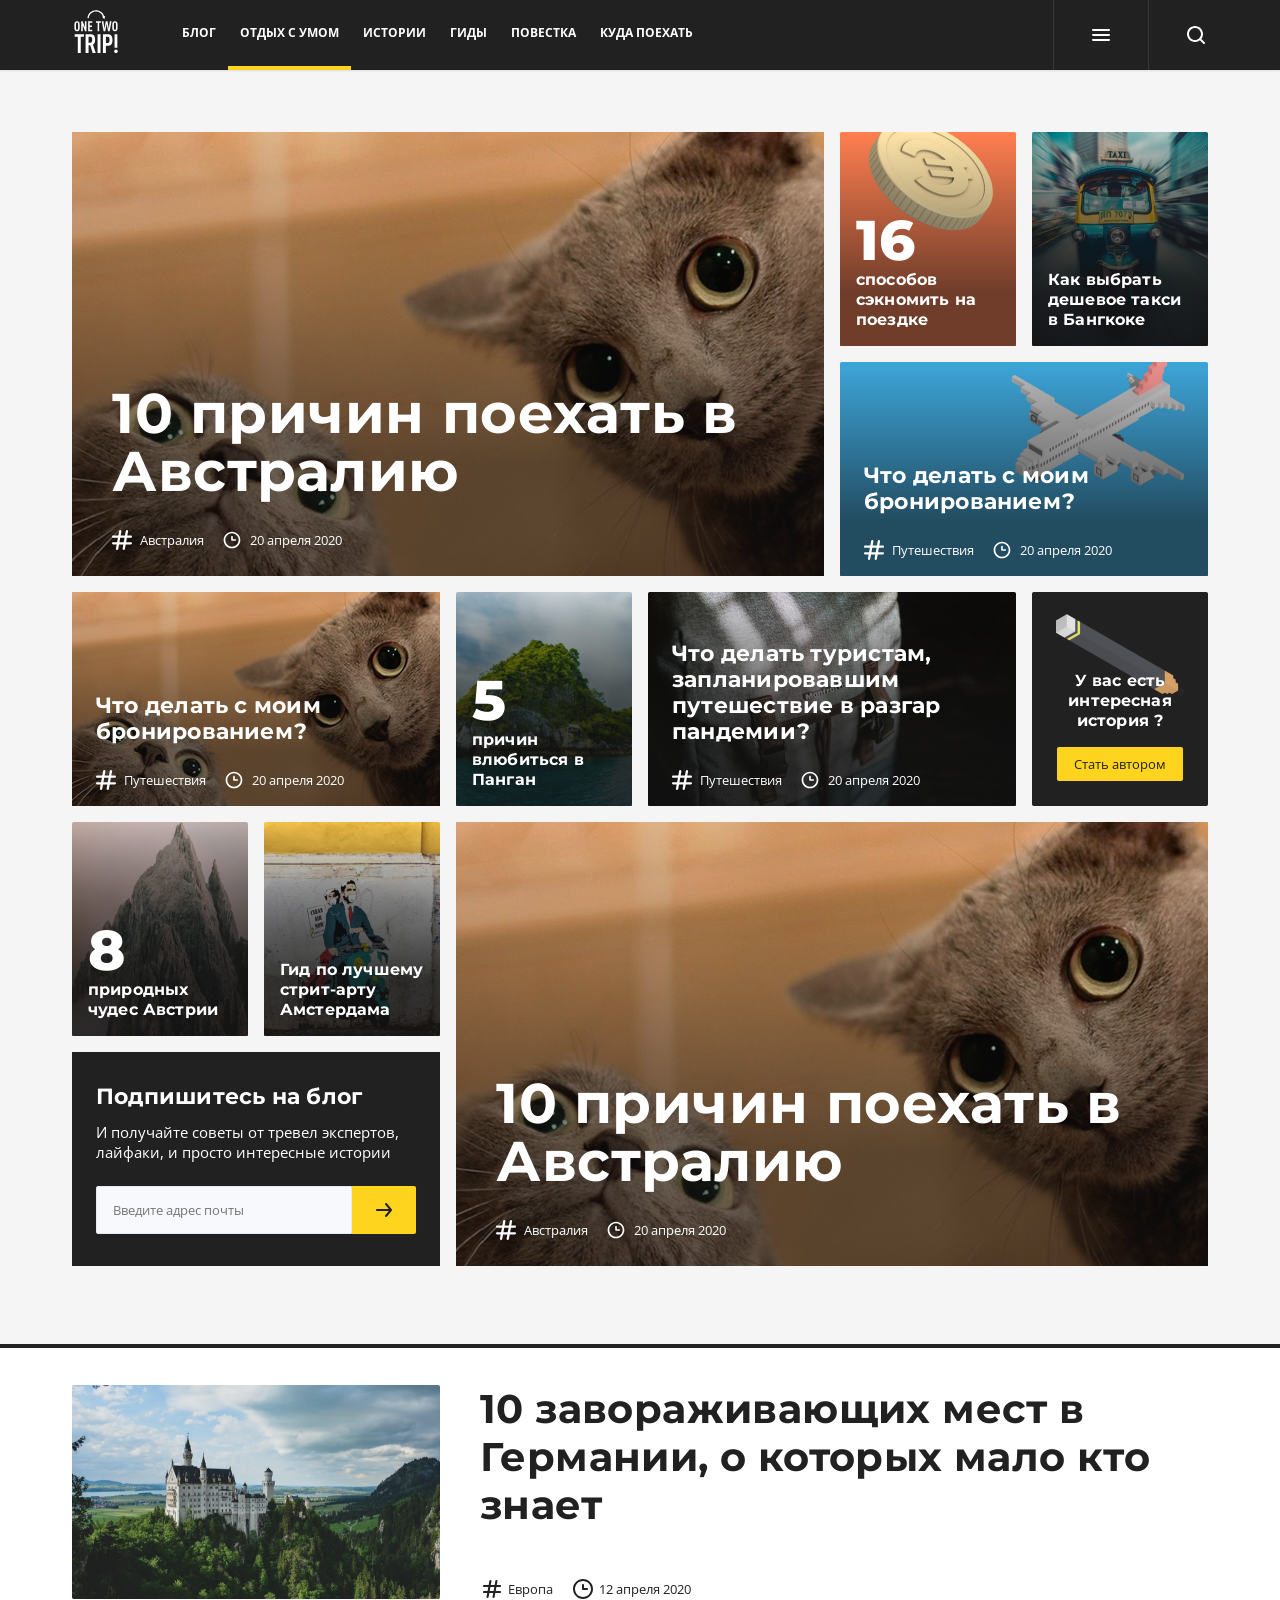
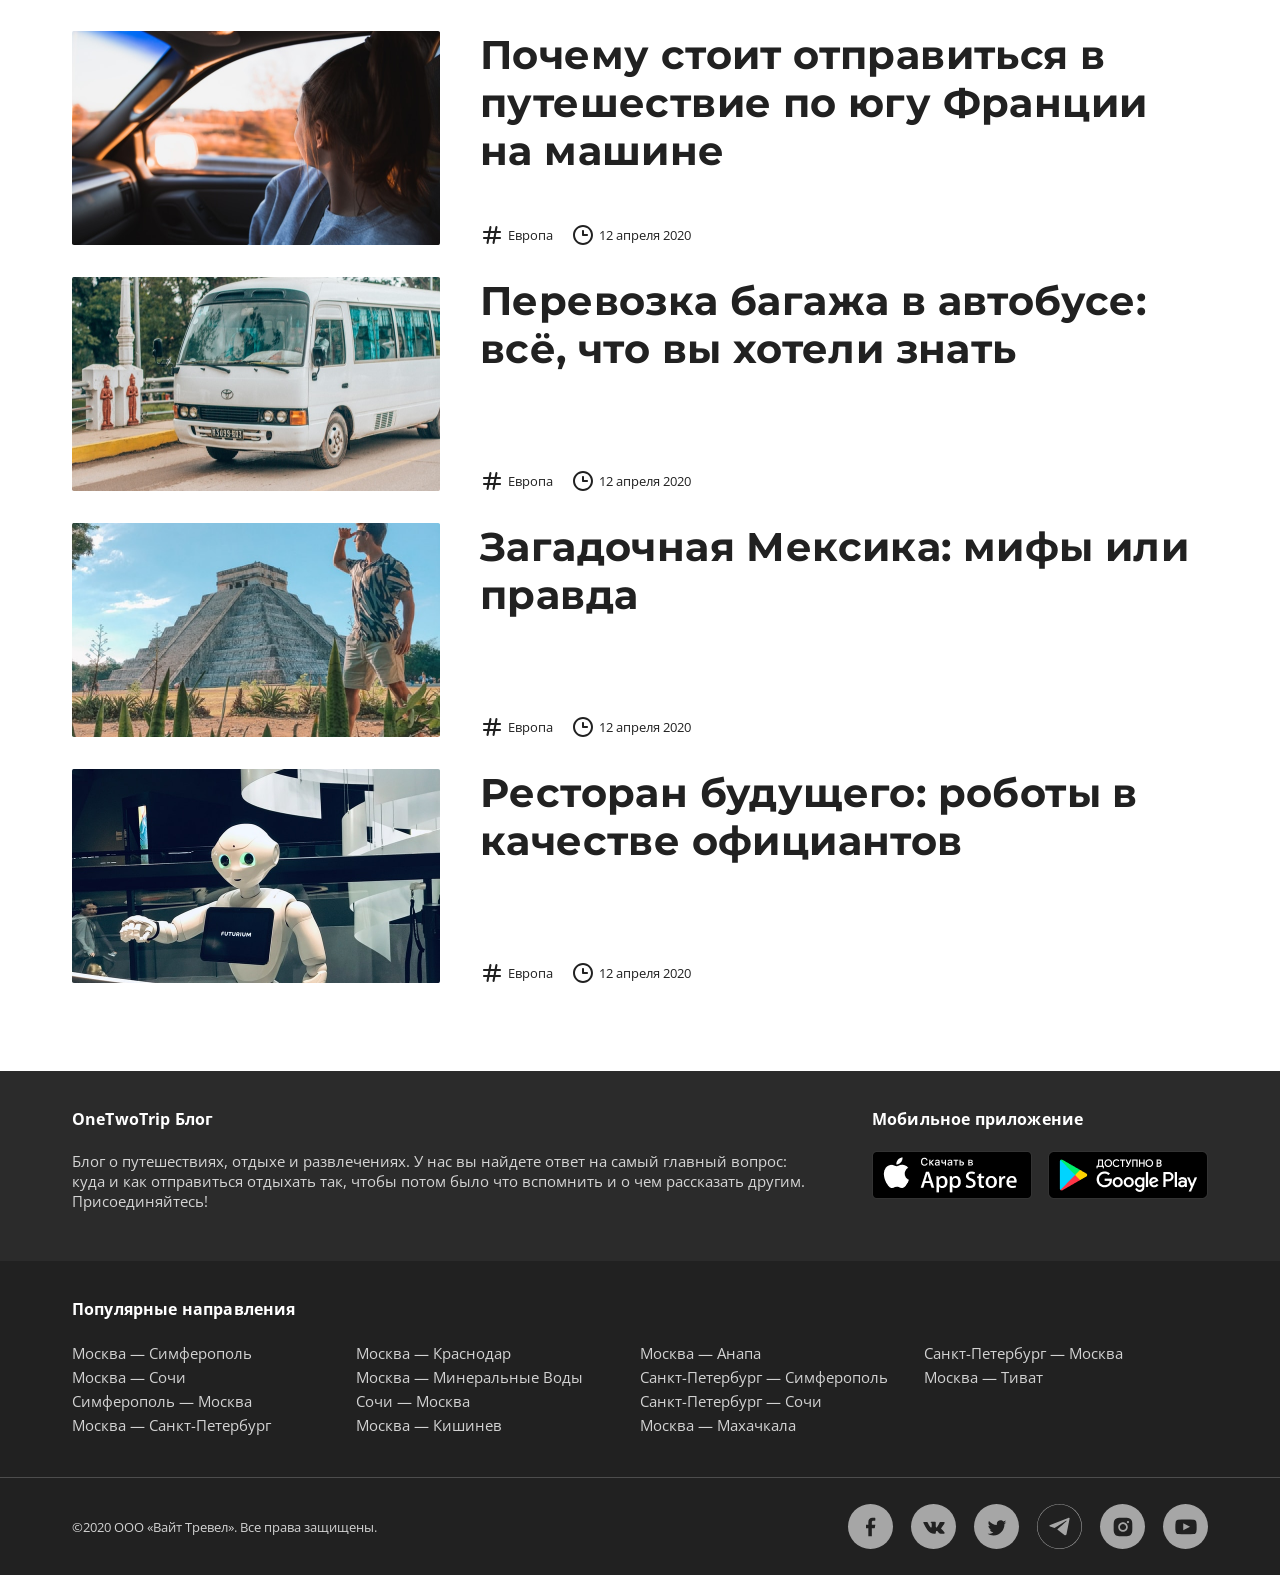
<file: index.html>
<!DOCTYPE html>
<html lang="ru-RU">
  <head>
    <meta charset="UTF-8">
    <meta name="viewport" content="width=device-width, initial-scale=1, minimum-scale=1, maximum-scale=1">
    <title>Главная</title>
    <link rel="preconnect" href="https://fonts.googleapis.com">
    <link rel="preconnect" href="https://fonts.gstatic.com" crossorigin>
    <link href="https://fonts.googleapis.com/css2?family=Open+Sans:wght@400;600;700;800&amp;family=Montserrat:wght@400;500;600;700;800;900&amp;display=swap" rel="stylesheet">
    <link rel="stylesheet" href="libs/owl/assets/owl.carousel.min.css">
    <link rel="stylesheet" href="css/main.css">
  </head>
  <body>
    <header class="header">
      <div class="container">
        <div class="logo"><a href="/"><img src="img/logo.svg" alt=""></a></div>
        <nav class="menu">
          <ul>
            <li><a href="">Блог</a></li>
            <li><a class="active" href="">Отдых с умом</a></li>
            <li><a href="">истории</a></li>
            <li><a href="">гиды</a>
              <div class="menu_inner">
                <div class="container">
                  <ul>
                    <li><a href="">Все статьи</a></li>
                    <li><a href=""># Россия</a></li>
                    <li><a href=""># Европа</a></li>
                    <li><a href=""># Азия</a></li>
                    <li><a href=""># Америка</a></li>
                    <li><a href=""># Австралия</a></li>
                    <li><a href=""># Африка</a></li>
                  </ul>
                </div>
              </div>
            </li>
            <li><a href="">Повестка</a></li>
            <li><a href="">куда поехать</a></li>
          </ul>
        </nav>
        <div class="hamburger"><span></span>
          <ul>
            <li><a href=""> <img src="img/menu_1.svg" alt="">Авиабилеты</a></li>
            <li><a href=""> <img src="img/menu_2.svg" alt="">Отели</a></li>
            <li><a href=""> <img src="img/menu_3.svg" alt="">Туры</a></li>
            <li><a href=""> <img src="img/menu_4.svg" alt="">Ж/Д</a></li>
            <li><a href=""> <img src="img/menu_5.svg" alt="">Авто</a></li>
            <li><a href=""> <img src="img/menu_6.svg" alt="">Бонусы</a></li>
            <li><a href=""> <img src="img/menu_7.svg" alt="">Спецпроекты</a></li>
          </ul>
        </div>
        <div class="search">
          <div class="icon_search"></div>
          <form>
            <input type="text" name="" placeholder="Поиск">
            <input type="submit" value="">
          </form>
        </div>
      </div>
    </header>
    <main class="content">
      <div class="blog">
        <div class="container">
          <div class="articles">
            <div class="articles_top">
              <div class="article size_big">
                <div class="article_img"><img src="img/big_size.png" alt=""></div>
                <div class="article_info">
                  <div class="article_info_name">10 причин поехать в Австралию</div>
                  <div class="article_info_params">
                    <div class="article_info_hash">Австралия</div>
                    <div class="article_info_date">20 апреля 2020</div>
                  </div>
                </div><a href=""></a>
              </div>
              <div class="articles_top_right">
                <div class="other_flex">
                  <div class="article size_mini">
                    <div class="article_img"><img src="img/orange_coin.png" alt=""></div>
                    <div class="article_info">
                      <div class="article_info_name"><span>16 </span>способов сэкномить на поездке</div>
                    </div><a href=""></a>
                  </div>
                  <div class="article size_mini">
                    <div class="article_img"><img src="img/other_bg.png" alt=""></div>
                    <div class="article_info">
                      <div class="article_info_name">Как выбрать дешевое такси в Бангкоке</div>
                    </div><a href=""></a>
                  </div>
                </div>
                <div class="article size_middle">
                  <div class="article_img"><img src="img/plane_bg.png" alt=""></div>
                  <div class="article_info">
                    <div class="article_info_name">Что делать с моим бронированием?</div>
                    <div class="article_info_params">
                      <div class="article_info_hash">Путешествия</div>
                      <div class="article_info_date">20 апреля 2020</div>
                    </div>
                  </div><a href=""></a>
                </div>
              </div>
            </div>
            <div class="articles_middle">
              <div class="article size_middle">
                <div class="article_img"><img src="img/middle_size.png" alt=""></div>
                <div class="article_info">
                  <div class="article_info_name">Что делать с моим бронированием?</div>
                  <div class="article_info_params">
                    <div class="article_info_hash">Путешествия</div>
                    <div class="article_info_date">20 апреля 2020</div>
                  </div>
                </div><a href=""></a>
              </div>
              <div class="article size_mini">
                <div class="article_img"><img src="img/reasons_bg.png" alt=""></div>
                <div class="article_info">
                  <div class="article_info_name"><span>5 </span>причин влюбиться в Панган</div>
                </div><a href=""></a>
              </div>
              <div class="article size_middle">
                <div class="article_img"><img src="img/what_bg.png" alt=""></div>
                <div class="article_info">
                  <div class="article_info_name">Что делать туристам, запланировавшим путешествие в разгар пандемии?</div>
                  <div class="article_info_params">
                    <div class="article_info_hash">Путешествия</div>
                    <div class="article_info_date">20 апреля 2020</div>
                  </div>
                </div><a href=""></a>
              </div>
              <div class="wanttobeauthor">
                <div class="wanttobeauthor_img"><img src="img/wanttobe.png" alt=""></div>
                <div class="wanttobeauthor_info">
                  <div class="wanttobeauthor_info_text">У вас есть интересная история ?</div><a href="">Стать автором</a>
                </div>
              </div>
            </div>
            <div class="articles_bottom">
              <div class="articles_bottom_left">
                <div class="other_flex">
                  <div class="article size_mini">
                    <div class="article_img"><img src="img/8_bg.png" alt=""></div>
                    <div class="article_info">
                      <div class="article_info_name"><span>8 </span>природных чудес Австрии</div>
                    </div><a href=""></a>
                  </div>
                  <div class="article size_mini">
                    <div class="article_img"><img src="img/cat.png" alt=""></div>
                    <div class="article_info">
                      <div class="article_info_name">Гид по лучшему стрит-арту Амстердама</div>
                    </div><a href=""></a>
                  </div>
                </div>
                <div class="subscribe">
                  <div class="subscribe_form">
                    <div class="subscribe_caption">Подпишитесь на блог</div>
                    <div class="subscribe_text">И получайте советы от тревел экспертов, лайфаки, и просто интересные истории</div>
                    <form> 
                      <input type="email" placeholder="Введите адрес почты">
                      <input type="submit" value="">
                    </form>
                  </div>
                  <div class="subscribe_thanks">
                    <div class="subscribe_caption">Отлично!</div>
                    <div class="subscribe_text">Теперь вы первыми будете узнавать о новых материалах нашего блога!</div>
                  </div>
                </div>
              </div>
              <div class="article size_big">
                <div class="article_img"><img src="img/big_size.png" alt=""></div>
                <div class="article_info">
                  <div class="article_info_name">10 причин поехать в Австралию</div>
                  <div class="article_info_params">
                    <div class="article_info_hash">Австралия</div>
                    <div class="article_info_date">20 апреля 2020</div>
                  </div>
                </div><a href=""></a>
              </div>
            </div>
          </div>
        </div>
      </div>
      <div class="blog_list">
        <div class="container">
          <div class="article">
            <div class="article_img"><img src="img/list1.png" alt=""></div>
            <div class="article_info">
              <div class="article_info_name">10 завораживающих мест в Германии, о которых мало кто знает</div>
              <div class="article_info_params">
                <div class="article_info_hash">Европа</div>
                <div class="article_info_date">12 апреля 2020</div>
              </div>
            </div><a href=""></a>
          </div>
          <div class="article">
            <div class="article_img"><img src="img/list2.png" alt=""></div>
            <div class="article_info">
              <div class="article_info_name">Почему стоит отправиться в путешествие по югу Франции на машине</div>
              <div class="article_info_params">
                <div class="article_info_hash">Европа</div>
                <div class="article_info_date">12 апреля 2020</div>
              </div>
            </div><a href=""></a>
          </div>
          <div class="article">
            <div class="article_img"><img src="img/list3.png" alt=""></div>
            <div class="article_info">
              <div class="article_info_name">Перевозка багажа в автобусе: всё, что вы хотели знать</div>
              <div class="article_info_params">
                <div class="article_info_hash">Европа</div>
                <div class="article_info_date">12 апреля 2020</div>
              </div>
            </div><a href=""></a>
          </div>
          <div class="article">
            <div class="article_img"><img src="img/list4.png" alt=""></div>
            <div class="article_info">
              <div class="article_info_name">Загадочная Мексика: мифы или правда</div>
              <div class="article_info_params">
                <div class="article_info_hash">Европа</div>
                <div class="article_info_date">12 апреля 2020</div>
              </div>
            </div><a href=""></a>
          </div>
          <div class="article">
            <div class="article_img"><img src="img/list5.png" alt=""></div>
            <div class="article_info">
              <div class="article_info_name">Ресторан будущего: роботы в качестве официантов</div>
              <div class="article_info_params">
                <div class="article_info_hash">Европа</div>
                <div class="article_info_date">12 апреля 2020</div>
              </div>
            </div><a href=""></a>
          </div>
        </div>
      </div>
    </main>
    <footer class="footer">
      <div class="footer_top">
        <div class="container">
          <div class="footer_top_desc"> 
            <div class="footer_top_caption">OneTwoTrip Блог</div>
            <div class="footer_top_text">Блог о путешествиях, отдыхе и развлечениях.  У нас вы найдете ответ на самый главный вопрос: куда и как отправиться отдыхать так, чтобы потом было что вспомнить и о чем рассказать другим. Присоединяйтесь!</div>
          </div>
          <div class="footer_top_right">
            <div class="footer_top_caption">Мобильное приложение</div>
            <div class="footer_top_imgs"><a href="http://adj.otthyper.com/adjust/click/?network=OTT_Website&amp;campaign=footer&amp;adgroup=blog&amp;install_callback=" target="_blank"><img src="img/AppleStore.png" alt=""></a><a href="http://adj.otthyper.com/adjust/click/?network=OTT_Website&amp;campaign=footer&amp;adgroup=blog&amp;install_callback=" target="_blank"><img src="img/GooglePlay.png" alt=""></a></div>
          </div>
        </div>
      </div>
      <div class="footer_bottom">
        <div class="container">
          <div class="footer_bottom_caption">Популярные направления</div>
          <div class="footer_bottom_desc owl-carousel">
            <ul>
              <li><a href="https://www.onetwotrip.com/ru/aviabilety/MOW_SIP/">Москва — Симферополь</a></li>
              <li><a href="https://www.onetwotrip.com/ru/aviabilety/MOW_AER/">Москва — Сочи</a></li>
              <li><a href="https://www.onetwotrip.com/ru/aviabilety/SIP_MOW/">Симферополь — Москва</a></li>
              <li><a href="https://www.onetwotrip.com/ru/aviabilety/MOW_LED/">Москва — Санкт-Петербург</a></li>
            </ul>
            <ul>
              <li><a href="https://www.onetwotrip.com/ru/aviabilety/MOW_KRR/">Москва — Краснодар</a></li>
              <li><a href="https://www.onetwotrip.com/ru/aviabilety/MOW_MRV/">Москва — Минеральные Воды</a></li>
              <li><a href="https://www.onetwotrip.com/ru/aviabilety/AER_MOW">Сочи — Москва</a></li>
              <li><a href="https://www.onetwotrip.com/ru/aviabilety/MOW_KIV/">Москва — Кишинев</a></li>
            </ul>
            <ul>
              <li><a href="https://www.onetwotrip.com/ru/aviabilety/MOW_AAQ/">Москва — Анапа</a></li>
              <li><a href="https://www.onetwotrip.com/ru/aviabilety/LED_SIP/">Санкт-Петербург — Симферополь</a></li>
              <li><a href="https://www.onetwotrip.com/ru/aviabilety/LED_AER/">Санкт-Петербург — Сочи</a></li>
              <li><a href="https://www.onetwotrip.com/ru/aviabilety/MOW_MCX/">Москва — Махачкала</a></li>
            </ul>
            <ul>
              <li><a href="https://www.onetwotrip.com/ru/aviabilety/LED_MOW/">Санкт-Петербург — Москва</a></li>
              <li><a href="https://www.onetwotrip.com/ru/aviabilety/MOW_TIV/">Москва — Тиват</a></li>
            </ul>
          </div>
        </div>
      </div>
      <div class="footer_copyright">
        <div class="container">
          <div class="copy">©2020 ООО «Вайт Тревел». Все права защищены.</div>
          <div class="soc"><a href="https://www.facebook.com/onetwotrip/" target="_blank"><img src="img/facebook.svg" alt=""></a><a href="https://vk.com/onetwotrip" target="_blank"><img src="img/vk.svg" alt=""></a><a href="https://twitter.com/onetwotrip?lang=ru" target="_blank"><img src="img/tw.svg" alt=""></a><a href="https://telegram.me/OneTwoTripRussia" target="_blank"><img src="img/tg.svg" alt=""></a><a href="https://www.instagram.com/onetwotrip/" target="_blank"><img src="img/inst.svg" alt=""></a><a href="https://www.youtube.com/channel/UCDD3hhShfK_9h-MmaMFAR3w" target="_blank"><img src="img/youtube.svg" alt=""></a></div>
        </div>
      </div>
    </footer>
    <script src="https://code.jquery.com/jquery-3.5.1.min.js"></script>
    <script src="libs/owl/owl.carousel.min.js"></script>
    <script src="js/common.js"></script>
  </body>
</html>
</file>
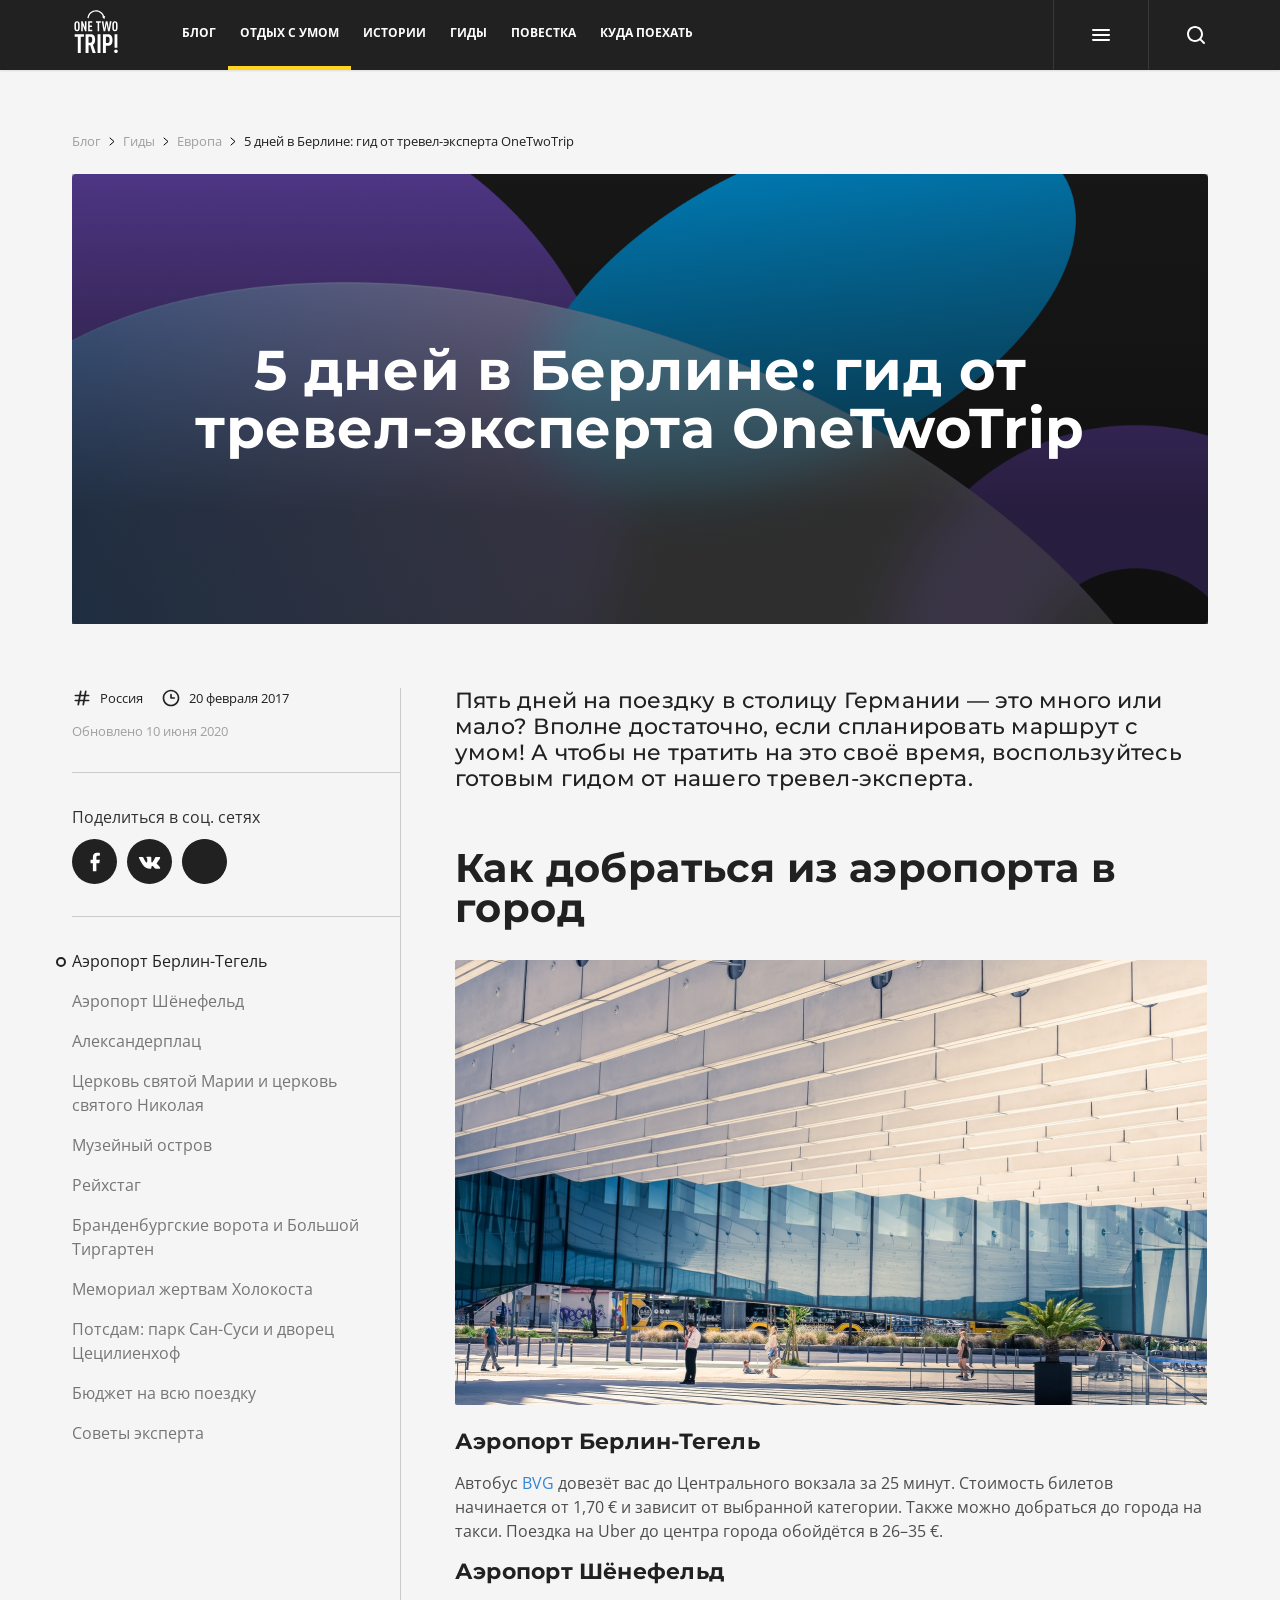
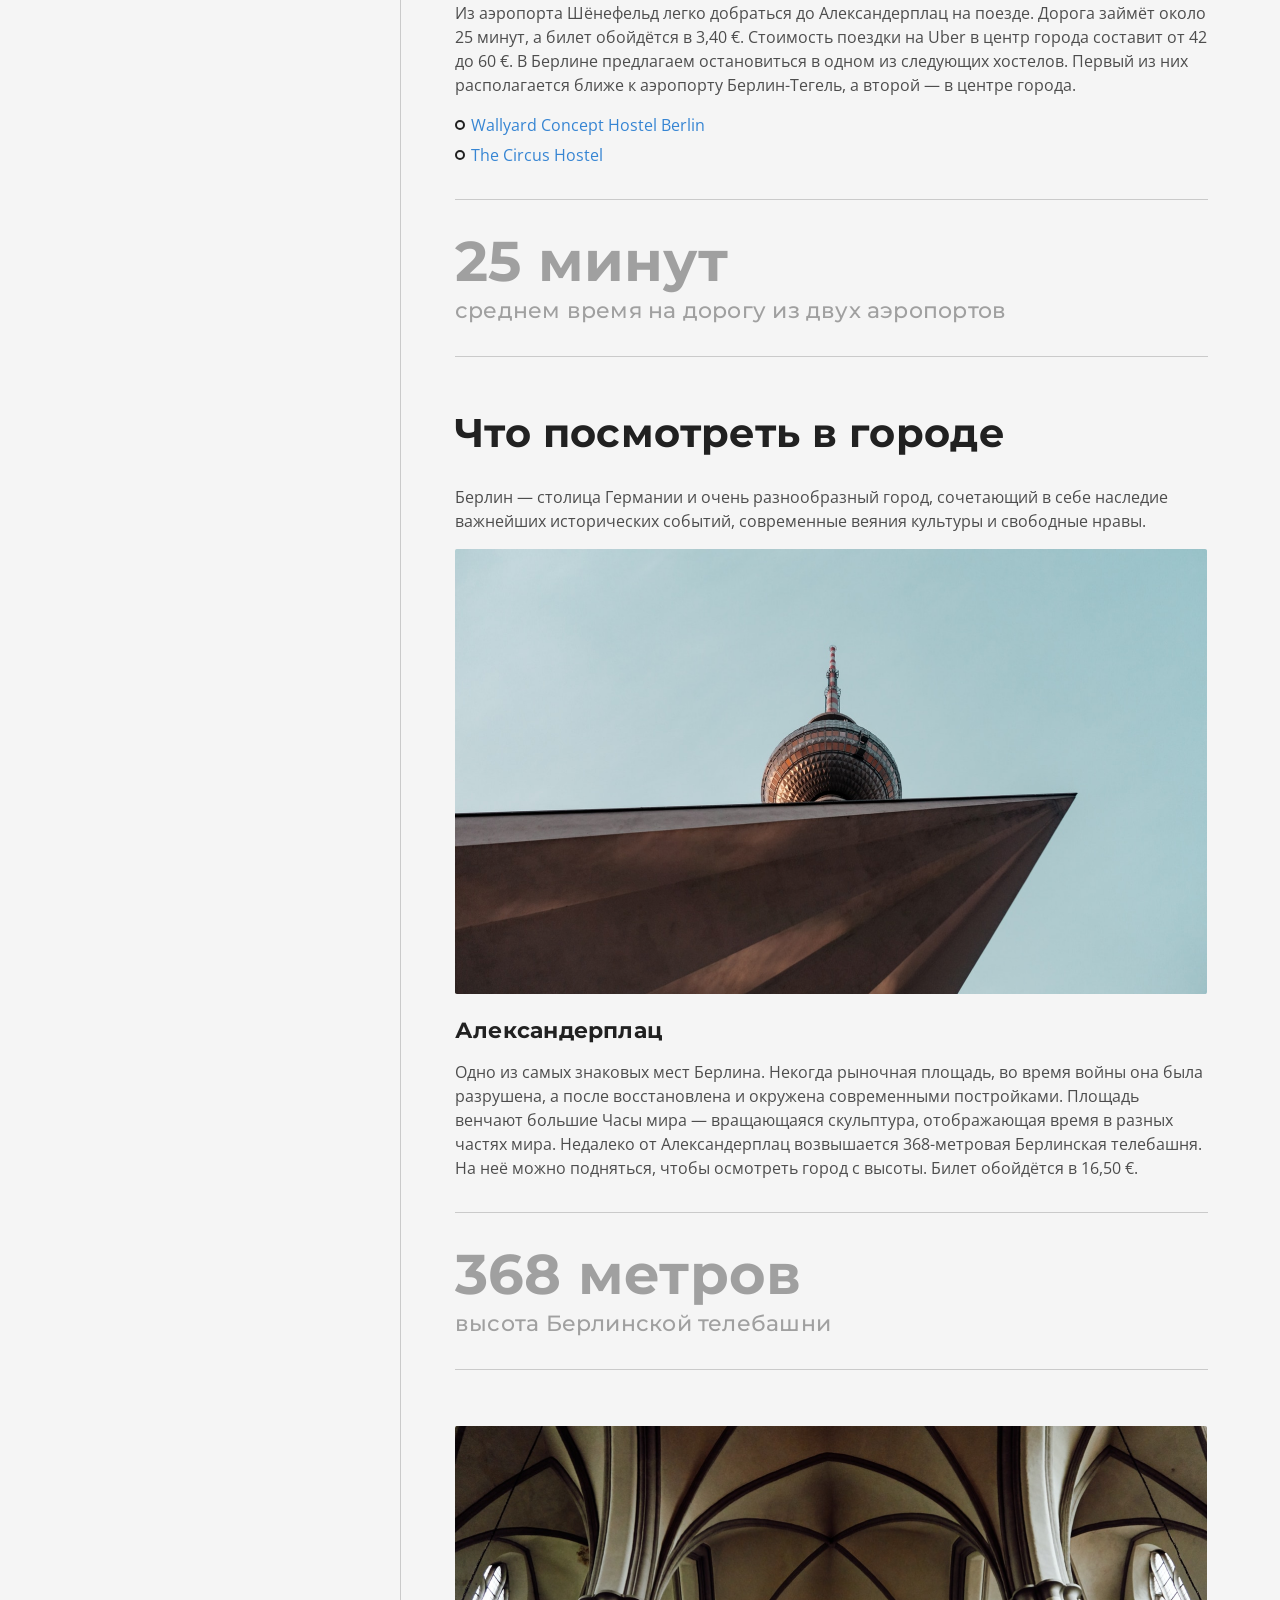
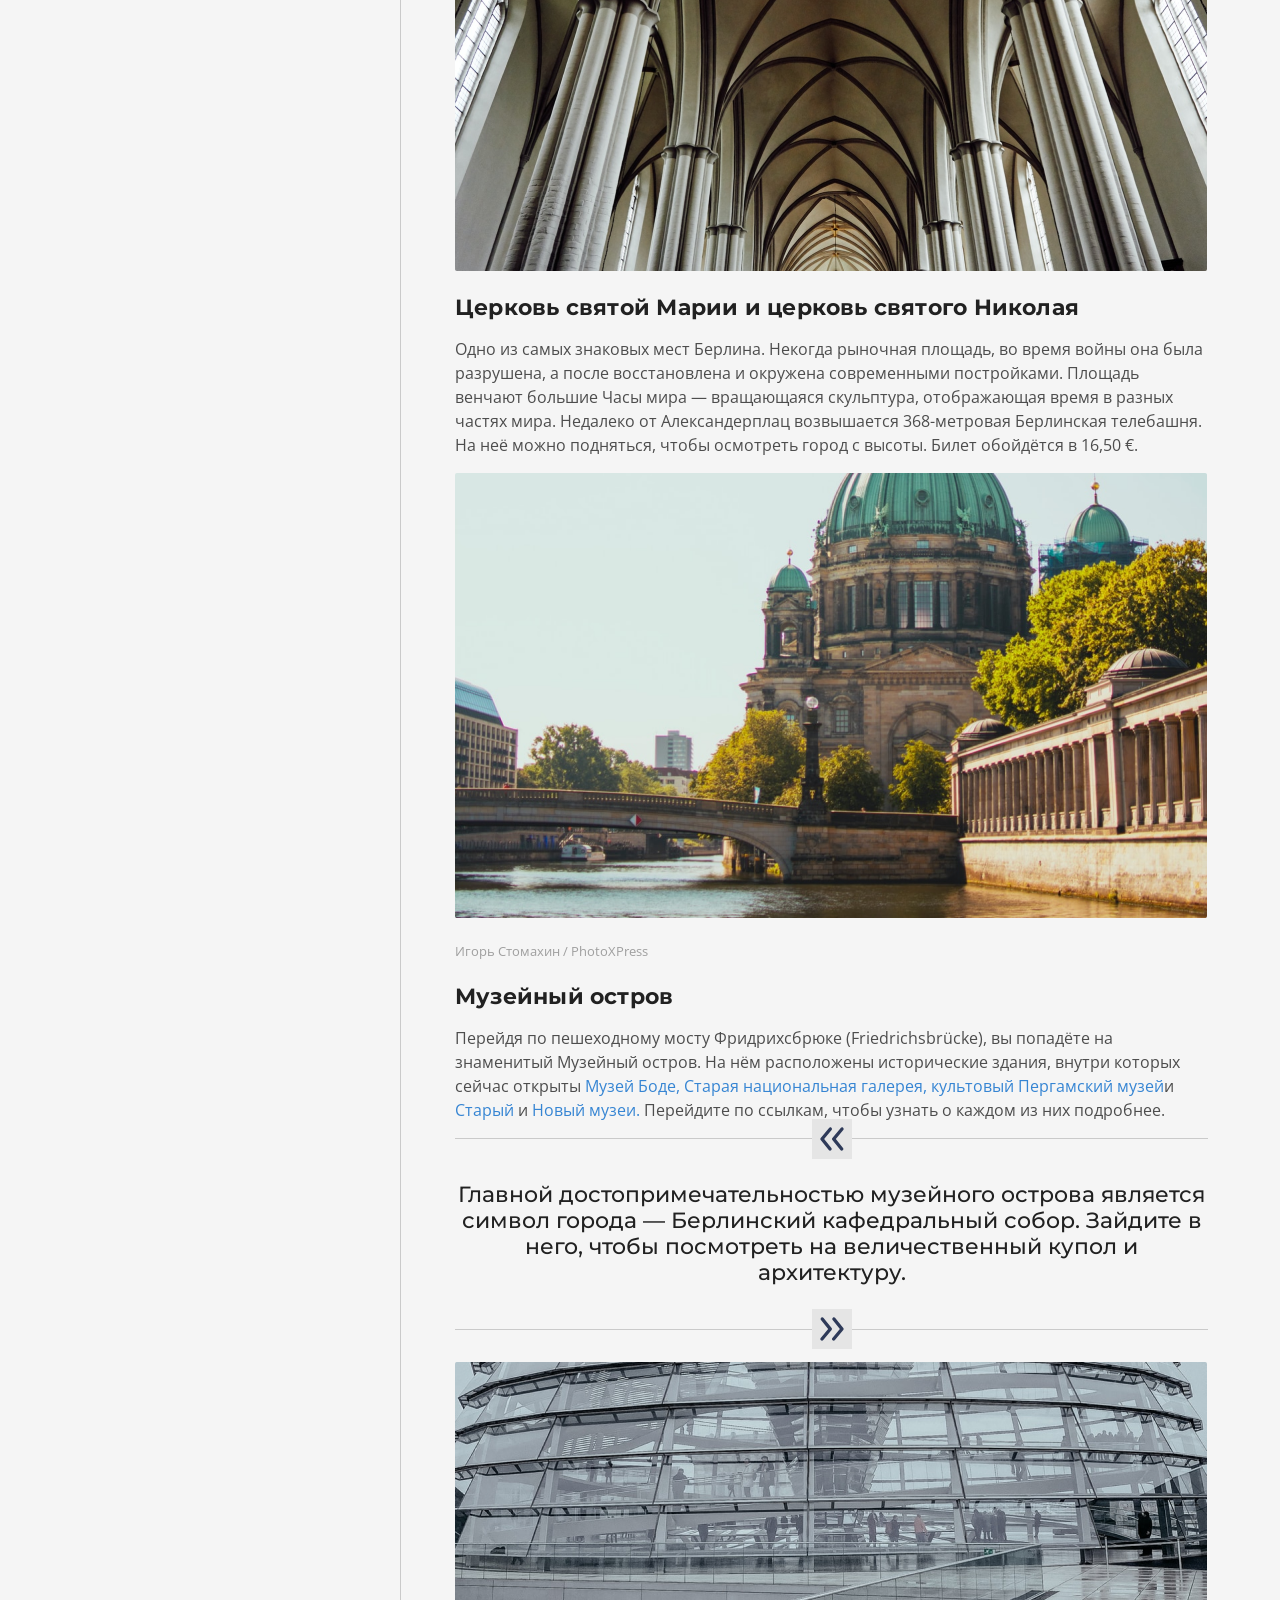
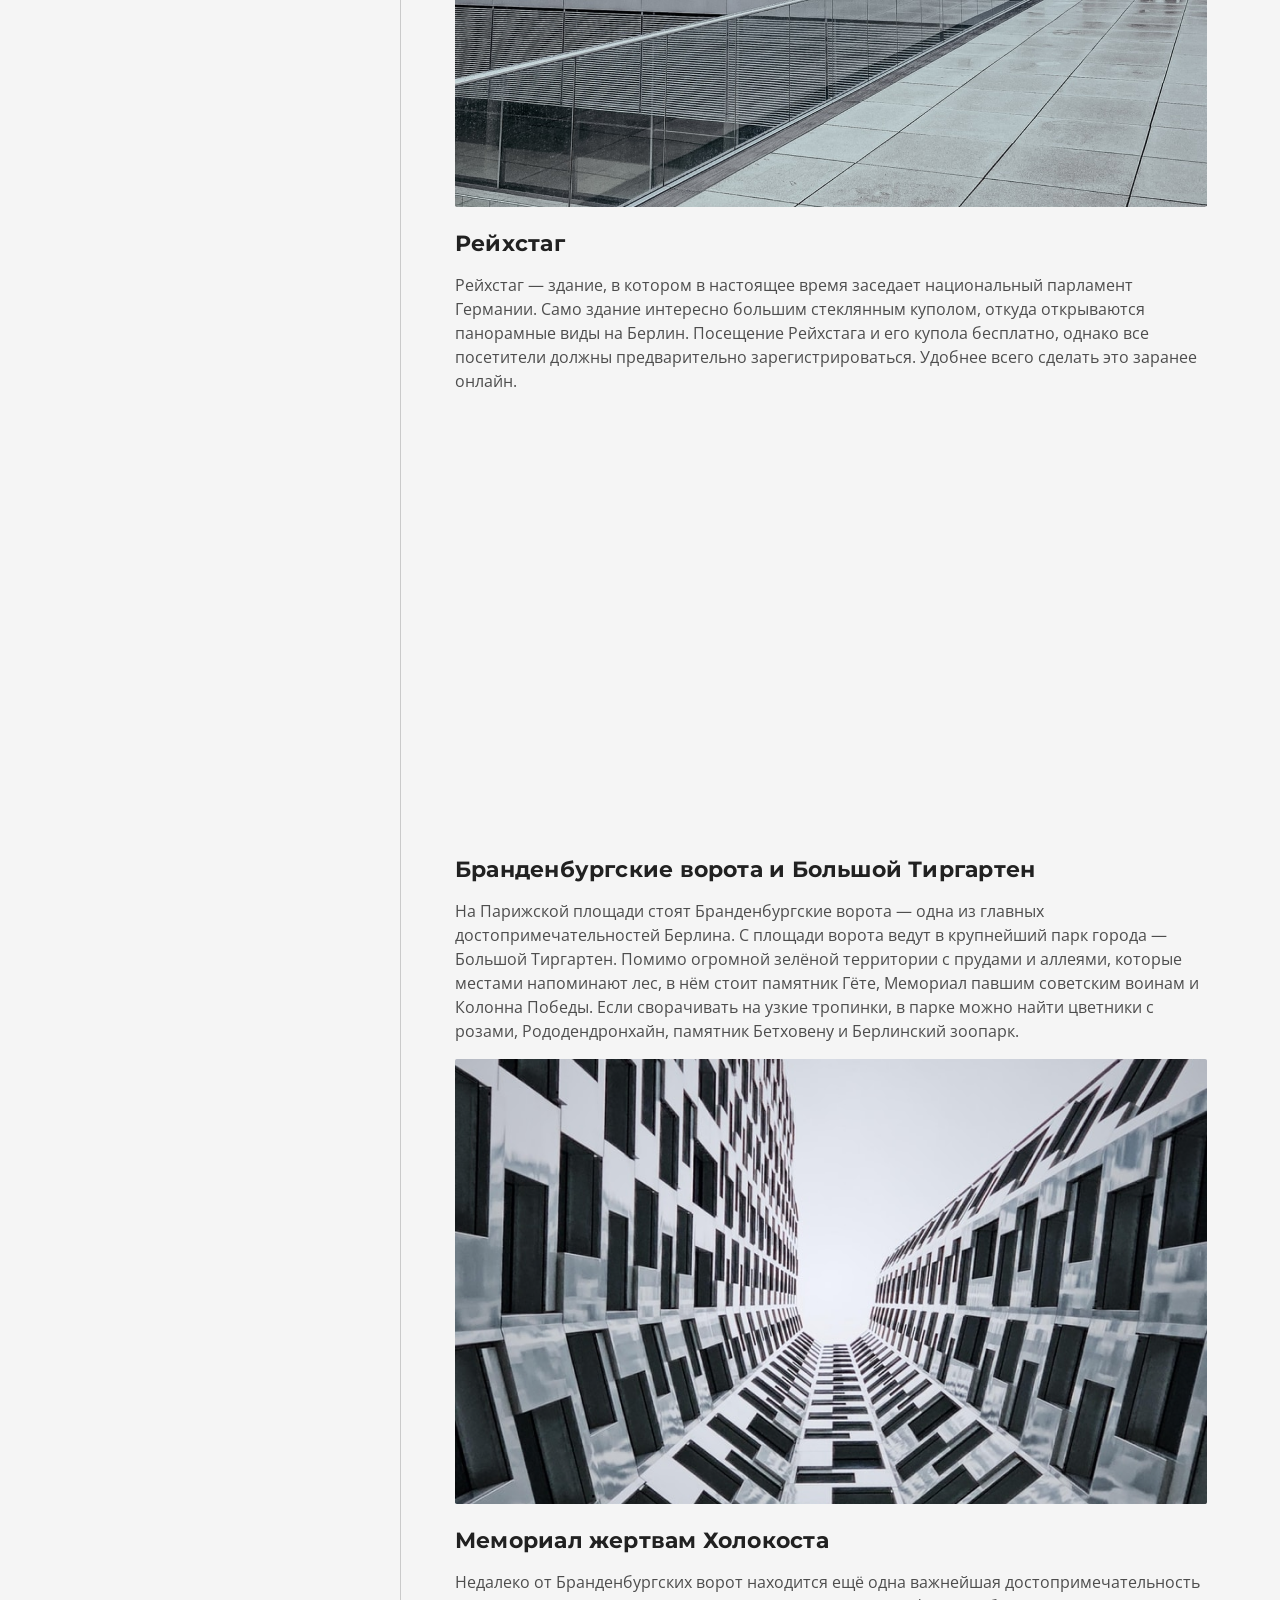
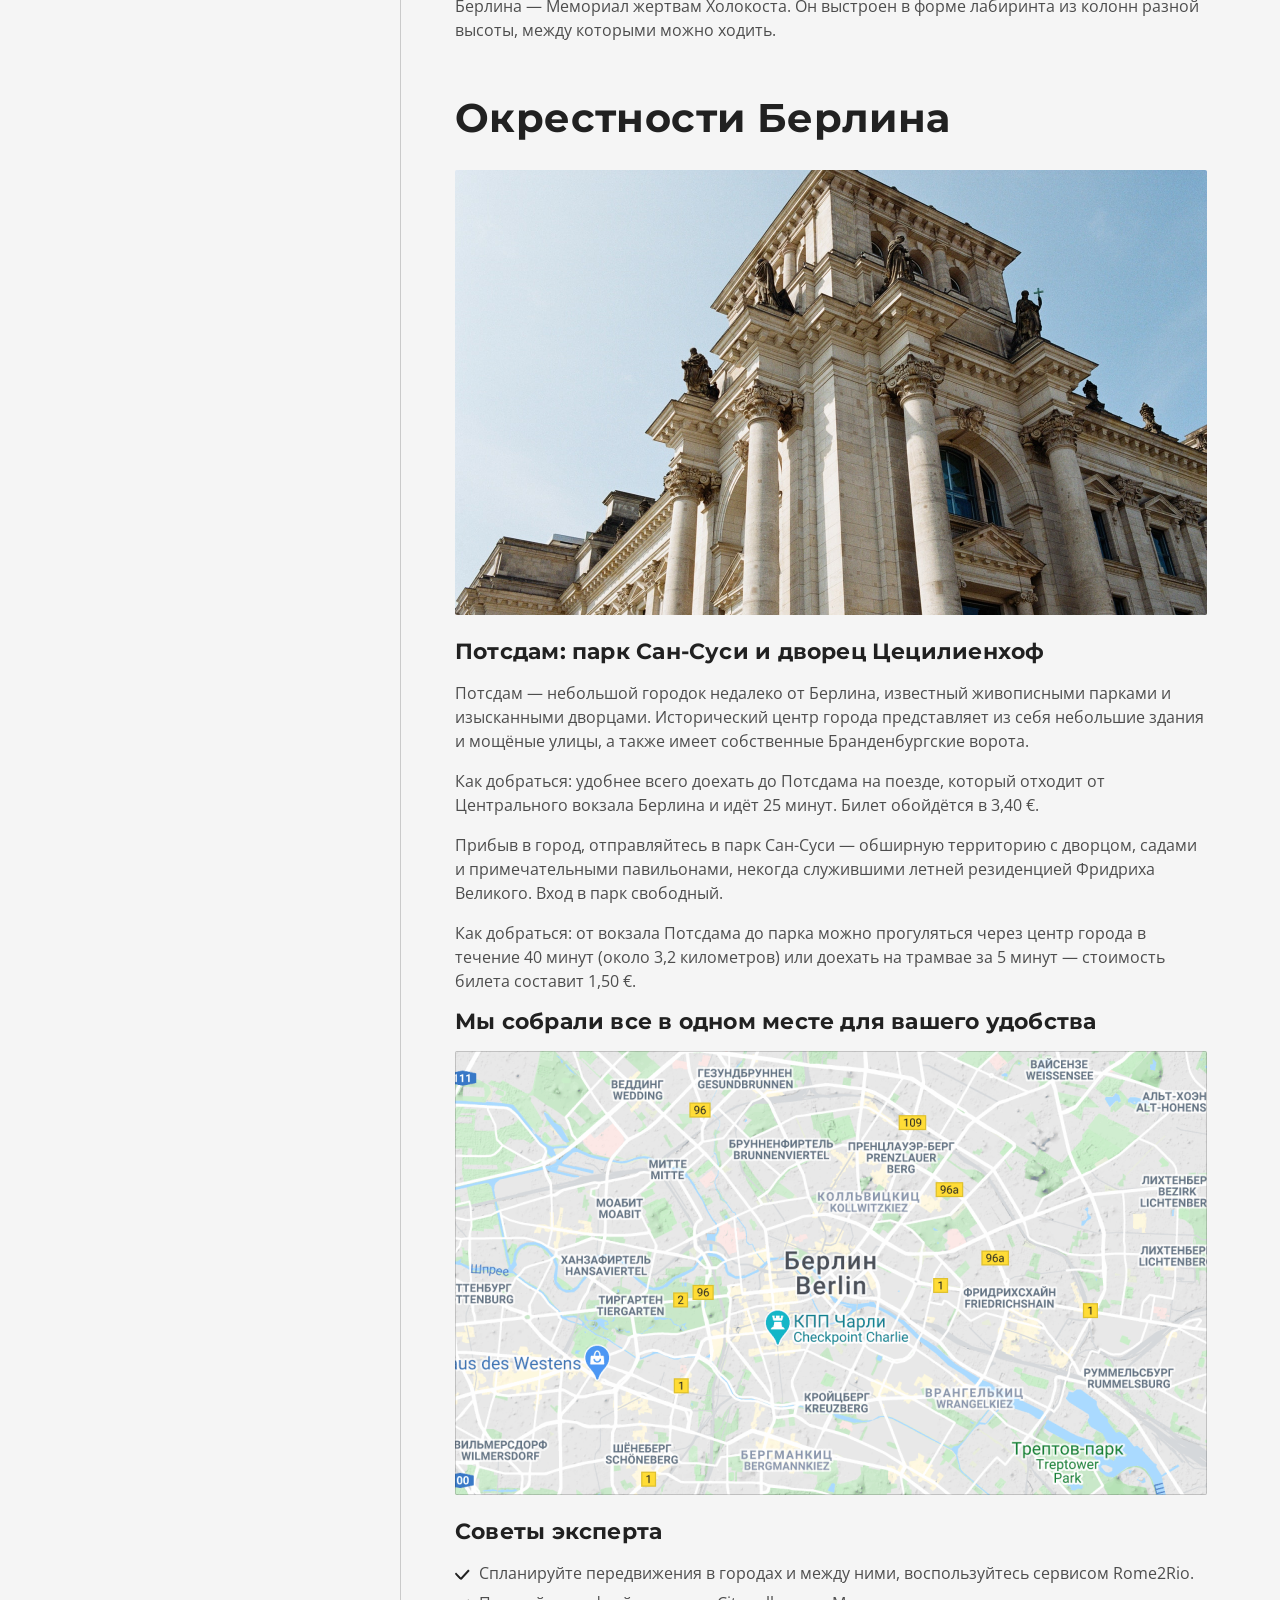
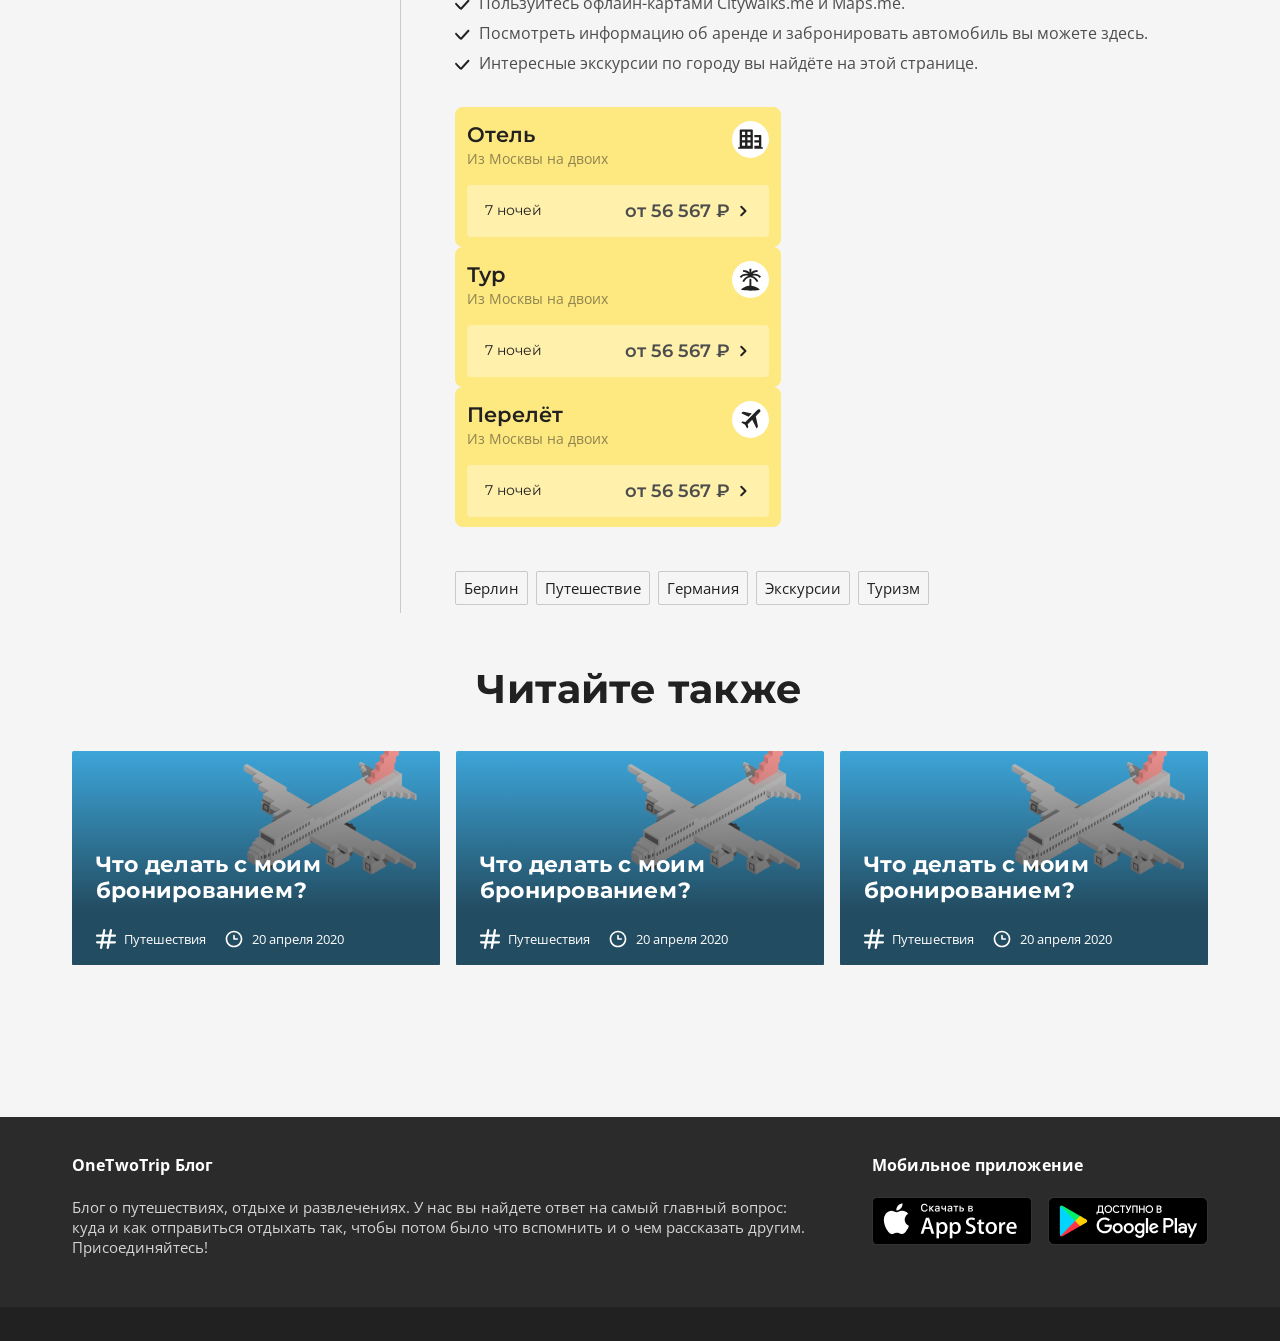
<file: article.html>
<!DOCTYPE html>
<html lang="ru-RU">
  <head>
    <meta charset="UTF-8">
    <meta name="viewport" content="width=device-width, initial-scale=1, minimum-scale=1, maximum-scale=1">
    <title>Статья</title>
    <link rel="preconnect" href="https://fonts.googleapis.com">
    <link rel="preconnect" href="https://fonts.gstatic.com" crossorigin>
    <link href="https://fonts.googleapis.com/css2?family=Open+Sans:wght@400;600;700;800&amp;family=Montserrat:wght@400;500;600;700;800;900&amp;display=swap" rel="stylesheet">
    <link rel="stylesheet" href="libs/owl/assets/owl.carousel.min.css">
    <link rel="stylesheet" href="css/main.css">
  </head>
  <body>
    <header class="header">
      <div class="container">
        <div class="logo"><a href="/"><img src="img/logo.svg" alt=""></a></div>
        <nav class="menu">
          <ul>
            <li><a href="">Блог</a></li>
            <li><a class="active" href="">Отдых с умом</a></li>
            <li><a href="">истории</a></li>
            <li><a href="">гиды</a>
              <div class="menu_inner">
                <div class="container">
                  <ul>
                    <li><a href="">Все статьи</a></li>
                    <li><a href=""># Россия</a></li>
                    <li><a href=""># Европа</a></li>
                    <li><a href=""># Азия</a></li>
                    <li><a href=""># Америка</a></li>
                    <li><a href=""># Австралия</a></li>
                    <li><a href=""># Африка</a></li>
                  </ul>
                </div>
              </div>
            </li>
            <li><a href="">Повестка</a></li>
            <li><a href="">куда поехать</a></li>
          </ul>
        </nav>
        <div class="hamburger"><span></span>
          <ul>
            <li><a href=""> <img src="img/menu_1.svg" alt="">Авиабилеты</a></li>
            <li><a href=""> <img src="img/menu_2.svg" alt="">Отели</a></li>
            <li><a href=""> <img src="img/menu_3.svg" alt="">Туры</a></li>
            <li><a href=""> <img src="img/menu_4.svg" alt="">Ж/Д</a></li>
            <li><a href=""> <img src="img/menu_5.svg" alt="">Авто</a></li>
            <li><a href=""> <img src="img/menu_6.svg" alt="">Бонусы</a></li>
            <li><a href=""> <img src="img/menu_7.svg" alt="">Спецпроекты</a></li>
          </ul>
        </div>
        <div class="search">
          <div class="icon_search"></div>
          <form>
            <input type="text" name="" placeholder="Поиск">
            <input type="submit" value="">
          </form>
        </div>
      </div>
    </header>
    <main class="content">
      <div class="container">
        <div class="breadcrumbs">
          <ul>
            <li><a href="">Блог</a></li>
            <li> <span><img src="img/breadcrumbs_arrow.svg" alt=""></span></li>
            <li><a href="">Гиды</a></li>
            <li> <span><img src="img/breadcrumbs_arrow.svg" alt=""></span></li>
            <li><a href="">Европа</a></li>
            <li> <span><img src="img/breadcrumbs_arrow.svg" alt=""></span></li>
            <li><span>5 дней в Берлине: гид от тревел-эксперта OneTwoTrip</span></li>
          </ul>
        </div>
        <div class="article_detail">
          <div class="article_top" style="background-image:url(img/plug-1.png)">
            <div class="article_top_name">5 дней в Берлине: гид от тревел-эксперта OneTwoTrip</div>
          </div>
          <div class="article_columns">
            <div class="article_left_column">
              <div class="article_info_params">
                <div class="article_info_hash">Россия</div>
                <div class="article_info_date">20 февраля 2017</div>
              </div>
              <div class="article_date">Обновлено 10 июня 2020</div>
              <div class="article_grey_line"></div>
              <div class="article_socials">
                <div class="artilce_socials_caption">Поделиться в соц. сетях</div>
                <div class="artilce_socials_items"><a href="https://www.facebook.com/onetwotrip/" target="_blank"><img src="img/facebook_white.svg" alt=""></a><a href="https://vk.com/onetwotrip" target="_blank"><img src="img/vk_white.svg" alt=""></a><a href="https://telegram.me/OneTwoTripRussia" target="_blank"><img src="img/tg_white.svg" alt=""></a></div>
              </div>
              <div class="article_grey_line"></div>
              <div class="article_book_link"> <img src="img/book.svg" alt="">Показать оглавление </div>
              <div class="article_nav">
                <div class="article_nav_top">
                  <div class="article_nav_caption">Оглавление</div>
                  <div class="icon_close"></div>
                </div>
                <ul>
                  <li><a class="active" href="">Аэропорт Берлин-Тегель</a></li>
                  <li><a href="">Аэропорт Шёнефельд</a></li>
                  <li><a href="">Александерплац</a></li>
                  <li><a href="">Церковь святой Марии и церковь святого Николая</a></li>
                  <li><a href="">Музейный остров</a></li>
                  <li><a href="">Рейхстаг</a></li>
                  <li><a href="">Бранденбургские ворота и Большой Тиргартен</a></li>
                  <li><a href="">Мемориал жертвам Холокоста</a></li>
                  <li><a href="">Потсдам: парк Сан-Суси и дворец Цецилиенхоф</a></li>
                  <li><a href="">Бюджет на всю поездку</a></li>
                  <li><a href="">Советы эксперта</a></li>
                </ul>
              </div>
            </div>
            <div class="article_right_column">
              <div class="artilce_intro">Пять дней на поездку в столицу Германии — это много или мало? Вполне достаточно, если спланировать маршрут с умом! А чтобы не тратить на это своё время, воспользуйтесь готовым гидом от нашего тревел-эксперта.</div>
              <h2>Как добраться из аэропорта в город</h2><img src="img/article_2.png" alt="">
              <h3>Аэропорт Берлин-Тегель</h3>
              <p>Автобус <a href="">BVG </a>довезёт вас до Центрального вокзала за 25 минут. Стоимость билетов начинается от 1,70 € и зависит от выбранной категории. Также можно добраться до города на такси. Поездка на Uber до центра города обойдётся в 26–35 €.</p>
              <h3>Аэропорт Шёнефельд</h3>
              <p>Из аэропорта Шёнефельд легко добраться до Александерплац на поезде. Дорога займёт около 25 минут, а билет обойдётся в 3,40 €. Стоимость поездки на Uber в центр города составит от 42 до 60 €. В Берлине предлагаем остановиться в одном из следующих хостелов. Первый из них располагается ближе к аэропорту Берлин-Тегель, а второй — в центре города. </p>
              <ul>
                <li><a href="">Wallyard Concept Hostel Berlin</a></li>
                <li><a href="">The Circus Hostel</a></li>
              </ul>
              <div class="article_number_info"><span>25 минут </span>среднем время на дорогу из двух аэропортов</div>
              <h2>Что посмотреть в городе</h2>
              <p>Берлин — столица Германии и очень разнообразный город, сочетающий в себе наследие важнейших исторических событий, современные веяния культуры и свободные нравы.</p><img src="img/article_3.png" alt="">
              <h3>Александерплац</h3>
              <p>Одно из самых знаковых мест Берлина. Некогда рыночная площадь, во время войны она была разрушена, а после восстановлена и окружена современными постройками. Площадь венчают большие Часы мира — вращающаяся скульптура, отображающая время в разных частях мира. Недалеко от Александерплац возвышается 368-метровая Берлинская телебашня. На неё можно подняться, чтобы осмотреть город с высоты. Билет обойдётся в 16,50 €. </p>
              <div class="article_number_info"><span>368 метров</span>высота Берлинской телебашни</div><img src="img/article_4.png" alt="">
              <h3>Церковь святой Марии и церковь святого Николая</h3>
              <p>Одно из самых знаковых мест Берлина. Некогда рыночная площадь, во время войны она была разрушена, а после восстановлена и окружена современными постройками. Площадь венчают большие Часы мира — вращающаяся скульптура, отображающая время в разных частях мира. Недалеко от Александерплац возвышается 368-метровая Берлинская телебашня. На неё можно подняться, чтобы осмотреть город с высоты. Билет обойдётся в 16,50 €. </p><img src="img/article_5.png" alt="">
              <div class="img_after">Игорь Стомахин / PhotoXPress</div>
              <h3>Музейный остров</h3>
              <p>Перейдя по пешеходному мосту Фридрихсбрюке (Friedrichsbrücke), вы попадёте на знаменитый Музейный остров. На нём расположены исторические здания, внутри которых сейчас открыты <a href="">Музей Боде, </a><a href="">Старая национальная галерея, </a><a href="">культовый Пергамский музей</a>и <a href="">Старый </a>и <a href="">Новый музеи. </a>Перейдите по ссылкам, чтобы узнать о каждом из них подробнее.</p>
              <blockquote>Главной достопримечательностью музейного острова является символ города — Берлинский кафедральный собор. Зайдите в него, чтобы посмотреть на величественный купол и архитектуру.</blockquote><img src="img/article_6.png" alt="">
              <h3>Рейхстаг</h3>
              <p>Рейхстаг — здание, в котором в настоящее время заседает национальный парламент Германии. Само здание интересно большим стеклянным куполом, откуда открываются панорамные виды на Берлин. Посещение Рейхстага и его купола бесплатно, однако все посетители должны предварительно зарегистрироваться. Удобнее всего сделать это заранее онлайн.</p>
              <div class="videoWrapper">
                <iframe width="560" height="315" src="https://www.youtube.com/embed/Ph06OsoaJJw" title="YouTube video player" frameborder="0" allow="accelerometer; autoplay; clipboard-write; encrypted-media; gyroscope; picture-in-picture" allowfullscreen></iframe>
              </div>
              <h3>Бранденбургские ворота и Большой Тиргартен</h3>
              <p>На Парижской площади стоят Бранденбургские ворота — одна из главных достопримечательностей Берлина. С площади ворота ведут в крупнейший парк города — Большой Тиргартен. Помимо огромной зелёной территории с прудами и аллеями, которые местами напоминают лес, в нём стоит памятник Гёте, Мемориал павшим советским воинам и Колонна Победы. Если сворачивать на узкие тропинки, в парке можно найти цветники с розами, Рододендронхайн, памятник Бетховену и Берлинский зоопарк.</p><img src="img/article_8.png" alt="">
              <h3>Мемориал жертвам Холокоста</h3>
              <p>Недалеко от Бранденбургских ворот находится ещё одна важнейшая достопримечательность Берлина — Мемориал жертвам Холокоста. Он выстроен в форме лабиринта из колонн разной высоты, между которыми можно ходить.</p>
              <h2>Окрестности Берлина</h2><img src="img/article_9.png" alt="">
              <h3>Потсдам: парк Сан-Суси и дворец Цецилиенхоф</h3>
              <p>Потсдам — небольшой городок недалеко от Берлина, известный живописными парками и изысканными дворцами. Исторический центр города представляет из себя небольшие здания и мощёные улицы, а также имеет собственные Бранденбургские ворота.</p>
              <p>Как добраться: удобнее всего доехать до Потсдама на поезде, который отходит от Центрального вокзала Берлина и идёт 25 минут. Билет обойдётся в 3,40 €.</p>
              <p>Прибыв в город, отправляйтесь в парк Сан-Суси — обширную территорию с дворцом, садами и примечательными павильонами, некогда служившими летней резиденцией Фридриха Великого. Вход в парк свободный.</p>
              <p>Как добраться: от вокзала Потсдама до парка можно прогуляться через центр города в течение 40 минут (около 3,2 километров) или доехать на трамвае за 5 минут — стоимость билета составит 1,50 €.</p>
              <h3>Мы собрали все в одном месте для вашего удобства</h3><img src="img/article_map.png" alt="">
              <h3>Советы эксперта</h3>
              <ul class="advices">
                <li>Спланируйте передвижения в городах и между ними, воспользуйтесь сервисом Rome2Rio.</li>
                <li>Пользуйтесь офлайн-картами Citywalks.me и Maps.me.</li>
                <li>Посмотреть информацию об аренде и забронировать автомобиль вы можете здесь.</li>
                <li>Интересные экскурсии по городу вы найдёте на этой странице.</li>
              </ul>
              <div class="slider_widget owl-carousel">
                <div class="slider_widget_item">
                  <div class="slider_widget_top">
                    <div class="slider_widget_info">
                      <div class="slider_widget_caption">Отель</div>
                      <div class="slider_widget_name">Из Москвы на двоих</div>
                    </div>
                    <div class="slider_widget_icon"><img src="img/hotel_icon.svg" alt=""></div>
                  </div>
                  <div class="slider_widget_bottom">
                    <div class="slider_widget_days">7 ночей</div>
                    <div class="slider_widget_price">от 56 567 ₽</div>
                  </div><a href=""></a>
                </div>
                <div class="slider_widget_item">
                  <div class="slider_widget_top">
                    <div class="slider_widget_info">
                      <div class="slider_widget_caption">Тур</div>
                      <div class="slider_widget_name">Из Москвы на двоих</div>
                    </div>
                    <div class="slider_widget_icon"><img src="img/tour_icon.svg" alt=""></div>
                  </div>
                  <div class="slider_widget_bottom">
                    <div class="slider_widget_days">7 ночей</div>
                    <div class="slider_widget_price">от 56 567 ₽</div>
                  </div><a href=""></a>
                </div>
                <div class="slider_widget_item">
                  <div class="slider_widget_top">
                    <div class="slider_widget_info">
                      <div class="slider_widget_caption">Перелёт</div>
                      <div class="slider_widget_name">Из Москвы на двоих</div>
                    </div>
                    <div class="slider_widget_icon"><img src="img/plane_icon.svg" alt=""></div>
                  </div>
                  <div class="slider_widget_bottom">
                    <div class="slider_widget_days">7 ночей</div>
                    <div class="slider_widget_price">от 56 567 ₽</div>
                  </div><a href=""></a>
                </div>
              </div>
              <div class="tags"><a href="">Берлин</a><a href="">Путешествие</a><a href="">Германия</a><a href="">Экскурсии</a><a href="">Туризм</a></div>
              <div class="article_socials_mobile">
                <div class="artilce_socials_caption">Поделиться в соц. сетях</div>
                <div class="artilce_socials_items"><a href="https://www.facebook.com/onetwotrip/" target="_blank"><img src="img/facebook_white.svg" alt=""></a><a href="https://vk.com/onetwotrip" target="_blank"><img src="img/vk_white.svg" alt=""></a><a href="https://telegram.me/OneTwoTripRussia" target="_blank"><img src="img/tg_white.svg" alt=""></a></div>
              </div>
            </div>
          </div>
        </div>
      </div>
      <div class="read_more">
        <div class="container">
          <div class="read_more_caption">Читайте также</div>
          <div class="read_more_items owl-carousel off">
            <div class="article size_middle">
              <div class="article_img"><img src="img/plane_bg.png" alt=""></div>
              <div class="article_info">
                <div class="article_info_name">Что делать с моим бронированием?</div>
                <div class="article_info_params">
                  <div class="article_info_hash">Путешествия</div>
                  <div class="article_info_date">20 апреля 2020</div>
                </div>
              </div><a href=""></a>
            </div>
            <div class="article size_middle">
              <div class="article_img"><img src="img/plane_bg.png" alt=""></div>
              <div class="article_info">
                <div class="article_info_name">Что делать с моим бронированием?</div>
                <div class="article_info_params">
                  <div class="article_info_hash">Путешествия</div>
                  <div class="article_info_date">20 апреля 2020</div>
                </div>
              </div><a href=""></a>
            </div>
            <div class="article size_middle">
              <div class="article_img"><img src="img/plane_bg.png" alt=""></div>
              <div class="article_info">
                <div class="article_info_name">Что делать с моим бронированием?</div>
                <div class="article_info_params">
                  <div class="article_info_hash">Путешествия</div>
                  <div class="article_info_date">20 апреля 2020</div>
                </div>
              </div><a href=""></a>
            </div>
          </div>
        </div>
      </div>
    </main>
    <footer class="footer">
      <div class="footer_top">
        <div class="container">
          <div class="footer_top_desc"> 
            <div class="footer_top_caption">OneTwoTrip Блог</div>
            <div class="footer_top_text">Блог о путешествиях, отдыхе и развлечениях.  У нас вы найдете ответ на самый главный вопрос: куда и как отправиться отдыхать так, чтобы потом было что вспомнить и о чем рассказать другим. Присоединяйтесь!</div>
          </div>
          <div class="footer_top_right">
            <div class="footer_top_caption">Мобильное приложение</div>
            <div class="footer_top_imgs"><a href="http://adj.otthyper.com/adjust/click/?network=OTT_Website&amp;campaign=footer&amp;adgroup=blog&amp;install_callback=" target="_blank"><img src="img/AppleStore.png" alt=""></a><a href="http://adj.otthyper.com/adjust/click/?network=OTT_Website&amp;campaign=footer&amp;adgroup=blog&amp;install_callback=" target="_blank"><img src="img/GooglePlay.png" alt=""></a></div>
          </div>
        </div>
      </div>
      <div class="footer_bottom">
        <div class="container">
          <div class="footer_bottom_caption">Популярные направления</div>
          <div class="footer_bottom_desc owl-carousel">
            <ul>
              <li><a href="https://www.onetwotrip.com/ru/aviabilety/MOW_SIP/">Москва — Симферополь</a></li>
              <li><a href="https://www.onetwotrip.com/ru/aviabilety/MOW_AER/">Москва — Сочи</a></li>
              <li><a href="https://www.onetwotrip.com/ru/aviabilety/SIP_MOW/">Симферополь — Москва</a></li>
              <li><a href="https://www.onetwotrip.com/ru/aviabilety/MOW_LED/">Москва — Санкт-Петербург</a></li>
            </ul>
            <ul>
              <li><a href="https://www.onetwotrip.com/ru/aviabilety/MOW_KRR/">Москва — Краснодар</a></li>
              <li><a href="https://www.onetwotrip.com/ru/aviabilety/MOW_MRV/">Москва — Минеральные Воды</a></li>
              <li><a href="https://www.onetwotrip.com/ru/aviabilety/AER_MOW">Сочи — Москва</a></li>
              <li><a href="https://www.onetwotrip.com/ru/aviabilety/MOW_KIV/">Москва — Кишинев</a></li>
            </ul>
            <ul>
              <li><a href="https://www.onetwotrip.com/ru/aviabilety/MOW_AAQ/">Москва — Анапа</a></li>
              <li><a href="https://www.onetwotrip.com/ru/aviabilety/LED_SIP/">Санкт-Петербург — Симферополь</a></li>
              <li><a href="https://www.onetwotrip.com/ru/aviabilety/LED_AER/">Санкт-Петербург — Сочи</a></li>
              <li><a href="https://www.onetwotrip.com/ru/aviabilety/MOW_MCX/">Москва — Махачкала</a></li>
            </ul>
            <ul>
              <li><a href="https://www.onetwotrip.com/ru/aviabilety/LED_MOW/">Санкт-Петербург — Москва</a></li>
              <li><a href="https://www.onetwotrip.com/ru/aviabilety/MOW_TIV/">Москва — Тиват</a></li>
            </ul>
          </div>
        </div>
      </div>
      <div class="footer_copyright">
        <div class="container">
          <div class="copy">©2020 ООО «Вайт Тревел». Все права защищены.</div>
          <div class="soc"><a href="https://www.facebook.com/onetwotrip/" target="_blank"><img src="img/facebook.svg" alt=""></a><a href="https://vk.com/onetwotrip" target="_blank"><img src="img/vk.svg" alt=""></a><a href="https://twitter.com/onetwotrip?lang=ru" target="_blank"><img src="img/tw.svg" alt=""></a><a href="https://telegram.me/OneTwoTripRussia" target="_blank"><img src="img/tg.svg" alt=""></a><a href="https://www.instagram.com/onetwotrip/" target="_blank"><img src="img/inst.svg" alt=""></a><a href="https://www.youtube.com/channel/UCDD3hhShfK_9h-MmaMFAR3w" target="_blank"><img src="img/youtube.svg" alt=""></a></div>
        </div>
      </div>
    </footer>
    <script src="https://code.jquery.com/jquery-3.5.1.min.js"></script>
    <script src="libs/owl/owl.carousel.min.js"></script>
    <script src="js/common.js"></script>
  </body>
</html>
</file>
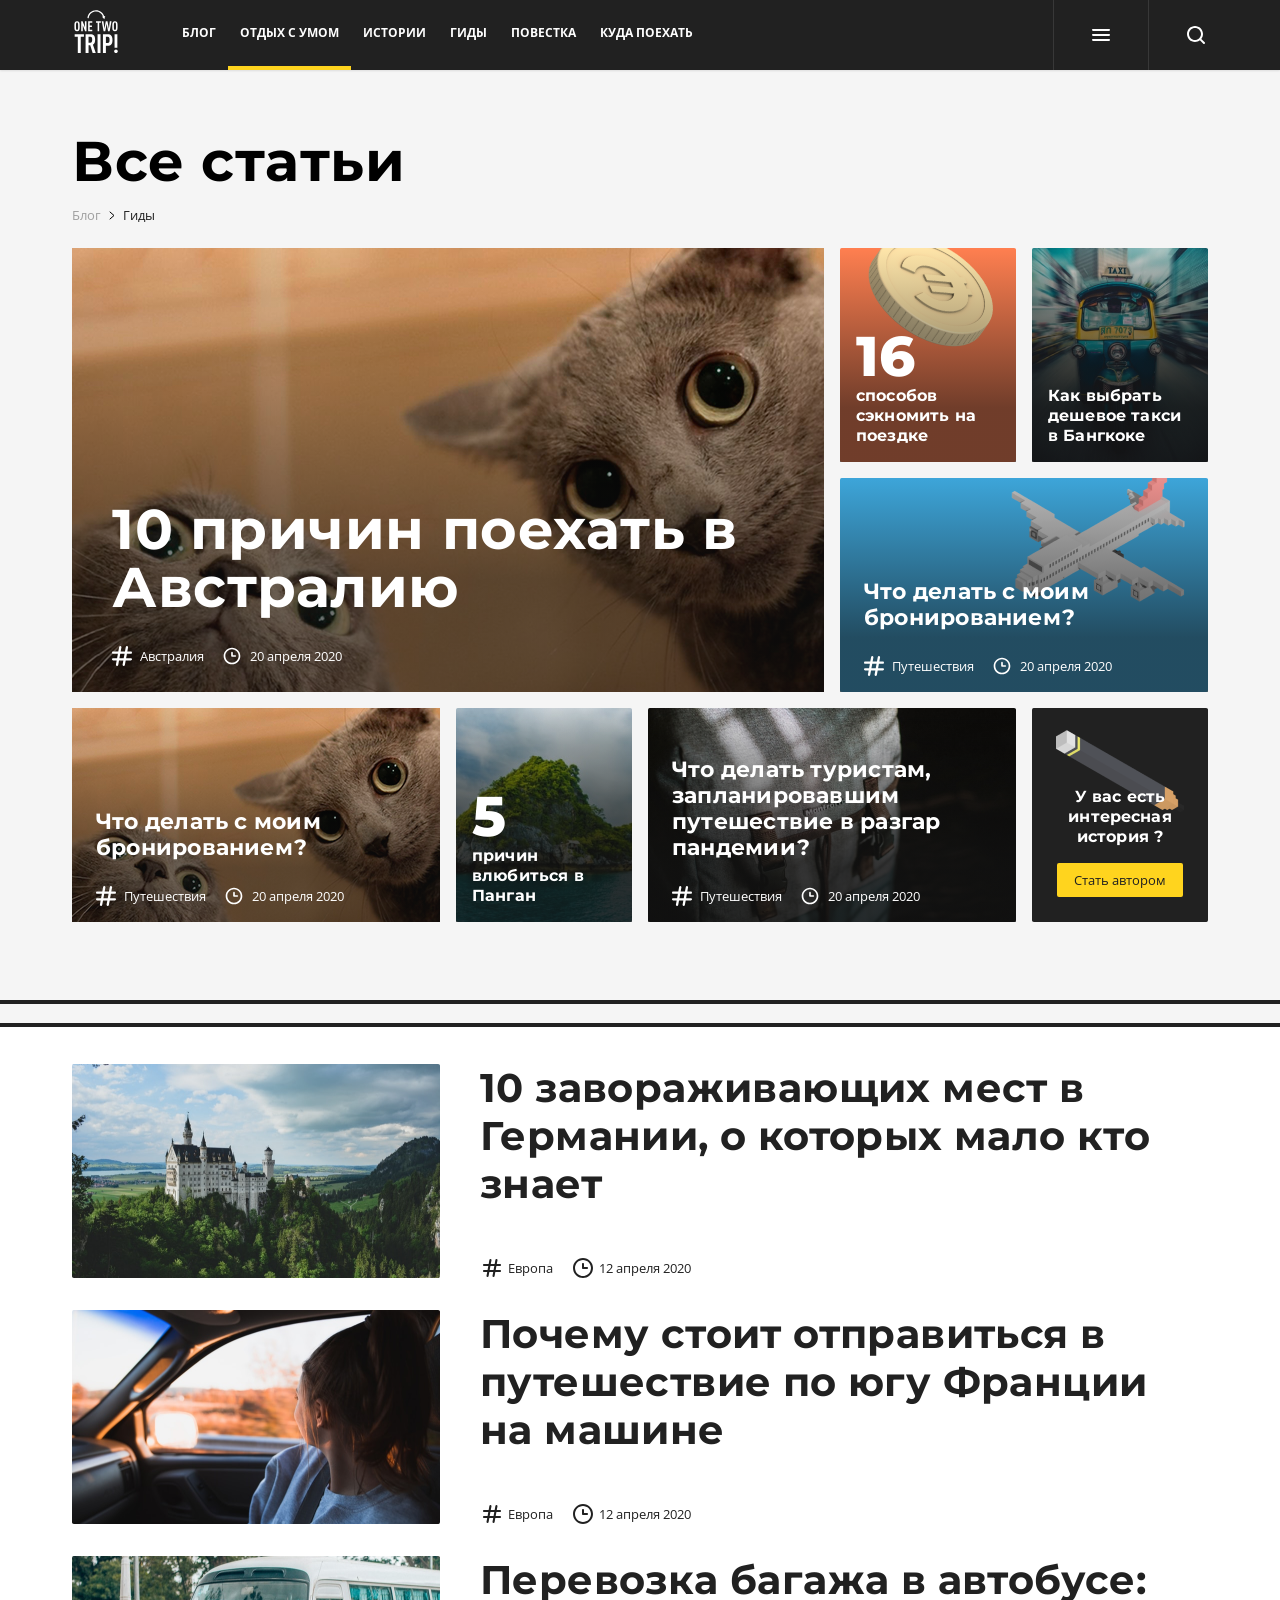
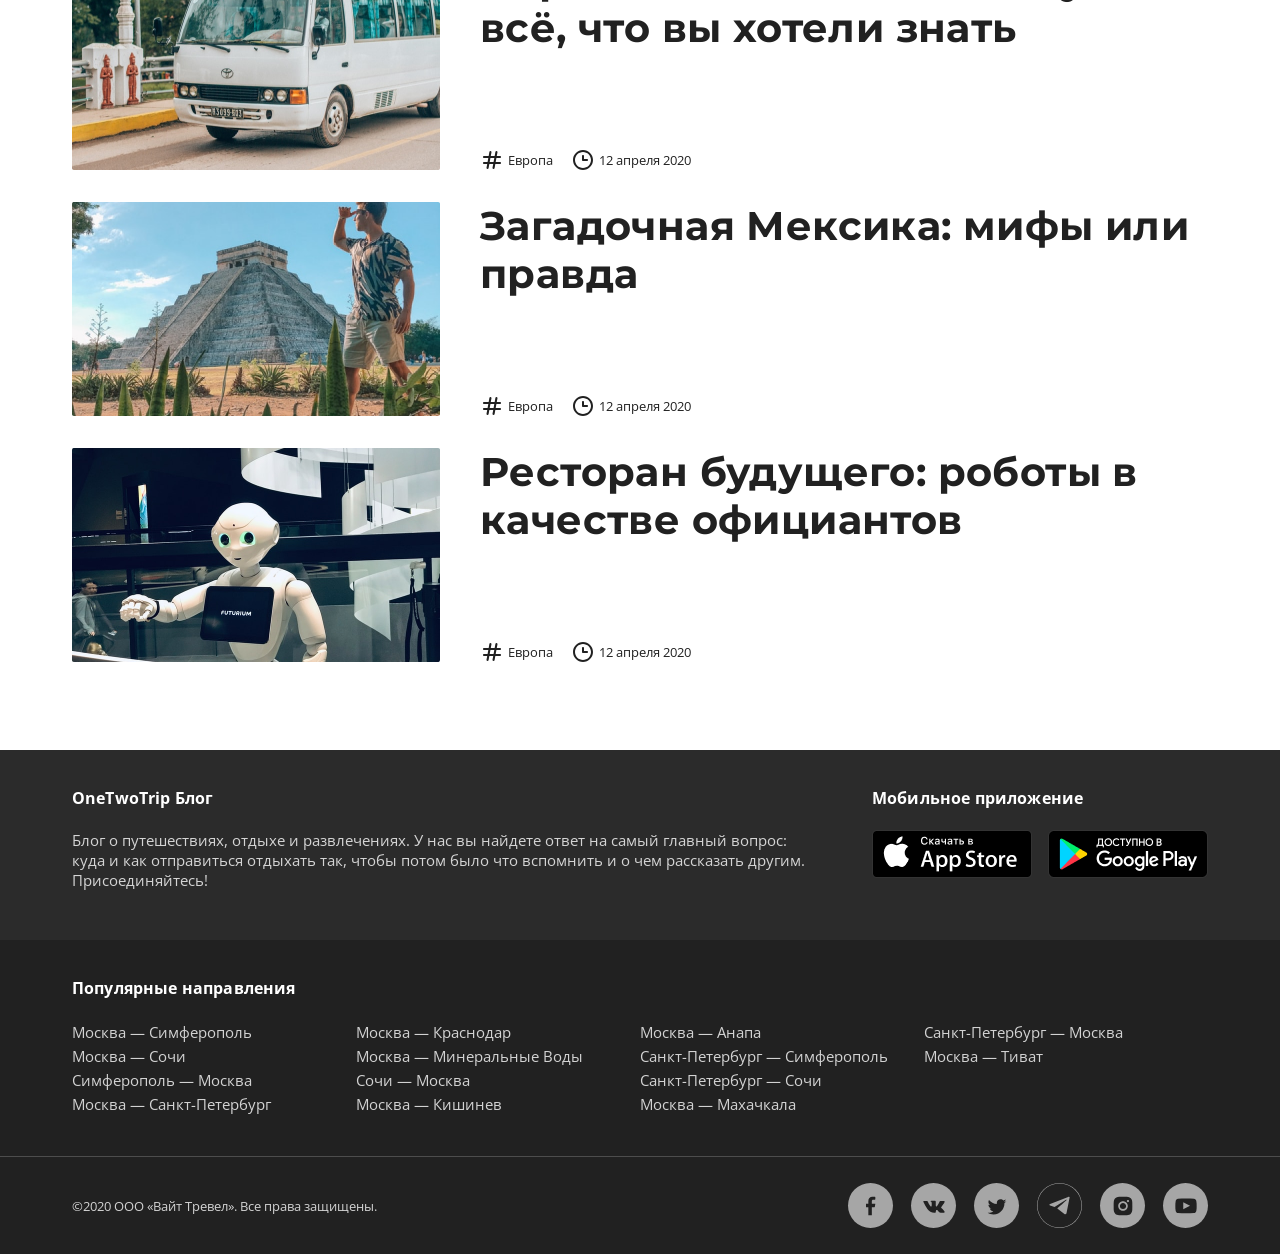
<file: articles.html>
<!DOCTYPE html>
<html lang="ru-RU">
  <head>
    <meta charset="UTF-8">
    <meta name="viewport" content="width=device-width, initial-scale=1, minimum-scale=1, maximum-scale=1">
    <title>Все статьи</title>
    <link rel="preconnect" href="https://fonts.googleapis.com">
    <link rel="preconnect" href="https://fonts.gstatic.com" crossorigin>
    <link href="https://fonts.googleapis.com/css2?family=Open+Sans:wght@400;600;700;800&amp;family=Montserrat:wght@400;500;600;700;800;900&amp;display=swap" rel="stylesheet">
    <link rel="stylesheet" href="libs/owl/assets/owl.carousel.min.css">
    <link rel="stylesheet" href="css/main.css">
  </head>
  <body>
    <header class="header">
      <div class="container">
        <div class="logo"><a href="/"><img src="img/logo.svg" alt=""></a></div>
        <nav class="menu">
          <ul>
            <li><a href="">Блог</a></li>
            <li><a class="active" href="">Отдых с умом</a></li>
            <li><a href="">истории</a></li>
            <li><a href="">гиды</a>
              <div class="menu_inner">
                <div class="container">
                  <ul>
                    <li><a href="">Все статьи</a></li>
                    <li><a href=""># Россия</a></li>
                    <li><a href=""># Европа</a></li>
                    <li><a href=""># Азия</a></li>
                    <li><a href=""># Америка</a></li>
                    <li><a href=""># Австралия</a></li>
                    <li><a href=""># Африка</a></li>
                  </ul>
                </div>
              </div>
            </li>
            <li><a href="">Повестка</a></li>
            <li><a href="">куда поехать</a></li>
          </ul>
        </nav>
        <div class="hamburger"><span></span>
          <ul>
            <li><a href=""> <img src="img/menu_1.svg" alt="">Авиабилеты</a></li>
            <li><a href=""> <img src="img/menu_2.svg" alt="">Отели</a></li>
            <li><a href=""> <img src="img/menu_3.svg" alt="">Туры</a></li>
            <li><a href=""> <img src="img/menu_4.svg" alt="">Ж/Д</a></li>
            <li><a href=""> <img src="img/menu_5.svg" alt="">Авто</a></li>
            <li><a href=""> <img src="img/menu_6.svg" alt="">Бонусы</a></li>
            <li><a href=""> <img src="img/menu_7.svg" alt="">Спецпроекты</a></li>
          </ul>
        </div>
        <div class="search">
          <div class="icon_search"></div>
          <form>
            <input type="text" name="" placeholder="Поиск">
            <input type="submit" value="">
          </form>
        </div>
      </div>
    </header>
    <main class="content">
      <div class="blog">
        <div class="container">
          <h1>Все статьи</h1>
          <div class="breadcrumbs">
            <ul>
              <li><a href="">Блог</a></li>
              <li> <span><img src="img/breadcrumbs_arrow.svg" alt=""></span></li>
              <li><span>Гиды</span></li>
            </ul>
          </div>
          <div class="articles">
            <div class="articles_top">
              <div class="article size_big">
                <div class="article_img"><img src="img/big_size.png" alt=""></div>
                <div class="article_info">
                  <div class="article_info_name">10 причин поехать в Австралию</div>
                  <div class="article_info_params">
                    <div class="article_info_hash">Австралия</div>
                    <div class="article_info_date">20 апреля 2020</div>
                  </div>
                </div><a href=""></a>
              </div>
              <div class="articles_top_right">
                <div class="other_flex">
                  <div class="article size_mini">
                    <div class="article_img"><img src="img/orange_coin.png" alt=""></div>
                    <div class="article_info">
                      <div class="article_info_name"><span>16</span>способов сэкномить на поездке</div>
                    </div><a href=""></a>
                  </div>
                  <div class="article size_mini">
                    <div class="article_img"><img src="img/other_bg.png" alt=""></div>
                    <div class="article_info">
                      <div class="article_info_name">Как выбрать дешевое такси в Бангкоке</div>
                    </div><a href=""></a>
                  </div>
                </div>
                <div class="article size_middle">
                  <div class="article_img"><img src="img/plane_bg.png" alt=""></div>
                  <div class="article_info">
                    <div class="article_info_name">Что делать с моим бронированием?</div>
                    <div class="article_info_params">
                      <div class="article_info_hash">Путешествия</div>
                      <div class="article_info_date">20 апреля 2020</div>
                    </div>
                  </div><a href=""></a>
                </div>
              </div>
            </div>
            <div class="articles_middle">
              <div class="article size_middle">
                <div class="article_img"><img src="img/middle_size.png" alt=""></div>
                <div class="article_info">
                  <div class="article_info_name">Что делать с моим бронированием?</div>
                  <div class="article_info_params">
                    <div class="article_info_hash">Путешествия</div>
                    <div class="article_info_date">20 апреля 2020</div>
                  </div>
                </div><a href=""></a>
              </div>
              <div class="article size_mini">
                <div class="article_img"><img src="img/reasons_bg.png" alt=""></div>
                <div class="article_info">
                  <div class="article_info_name"><span>5</span>причин влюбиться в Панган</div>
                </div><a href=""></a>
              </div>
              <div class="article size_middle">
                <div class="article_img"><img src="img/what_bg.png" alt=""></div>
                <div class="article_info">
                  <div class="article_info_name">Что делать туристам, запланировавшим путешествие в разгар пандемии?</div>
                  <div class="article_info_params">
                    <div class="article_info_hash">Путешествия</div>
                    <div class="article_info_date">20 апреля 2020</div>
                  </div>
                </div><a href=""></a>
              </div>
              <div class="wanttobeauthor">
                <div class="wanttobeauthor_img"><img src="img/wanttobe.png" alt=""></div>
                <div class="wanttobeauthor_info">
                  <div class="wanttobeauthor_info_text">У вас есть интересная история ?</div><a href="">Стать автором</a>
                </div>
              </div>
            </div>
          </div>
        </div>
      </div>
      <div class="grey_line"></div>
      <div class="blog_list">
        <div class="container">
          <div class="article">
            <div class="article_img"><img src="img/list1.png" alt=""></div>
            <div class="article_info">
              <div class="article_info_name">10 завораживающих мест в Германии, о которых мало кто знает</div>
              <div class="article_info_params">
                <div class="article_info_hash">Европа</div>
                <div class="article_info_date">12 апреля 2020</div>
              </div>
            </div><a href=""></a>
          </div>
          <div class="article">
            <div class="article_img"><img src="img/list2.png" alt=""></div>
            <div class="article_info">
              <div class="article_info_name">Почему стоит отправиться в путешествие по югу Франции на машине</div>
              <div class="article_info_params">
                <div class="article_info_hash">Европа</div>
                <div class="article_info_date">12 апреля 2020</div>
              </div>
            </div><a href=""></a>
          </div>
          <div class="article">
            <div class="article_img"><img src="img/list3.png" alt=""></div>
            <div class="article_info">
              <div class="article_info_name">Перевозка багажа в автобусе: всё, что вы хотели знать</div>
              <div class="article_info_params">
                <div class="article_info_hash">Европа</div>
                <div class="article_info_date">12 апреля 2020</div>
              </div>
            </div><a href=""></a>
          </div>
          <div class="article">
            <div class="article_img"><img src="img/list4.png" alt=""></div>
            <div class="article_info">
              <div class="article_info_name">Загадочная Мексика: мифы или правда</div>
              <div class="article_info_params">
                <div class="article_info_hash">Европа</div>
                <div class="article_info_date">12 апреля 2020</div>
              </div>
            </div><a href=""></a>
          </div>
          <div class="article">
            <div class="article_img"><img src="img/list5.png" alt=""></div>
            <div class="article_info">
              <div class="article_info_name">Ресторан будущего: роботы в качестве официантов</div>
              <div class="article_info_params">
                <div class="article_info_hash">Европа</div>
                <div class="article_info_date">12 апреля 2020</div>
              </div>
            </div><a href=""></a>
          </div>
        </div>
      </div>
    </main>
    <footer class="footer">
      <div class="footer_top">
        <div class="container">
          <div class="footer_top_desc"> 
            <div class="footer_top_caption">OneTwoTrip Блог</div>
            <div class="footer_top_text">Блог о путешествиях, отдыхе и развлечениях.  У нас вы найдете ответ на самый главный вопрос: куда и как отправиться отдыхать так, чтобы потом было что вспомнить и о чем рассказать другим. Присоединяйтесь!</div>
          </div>
          <div class="footer_top_right">
            <div class="footer_top_caption">Мобильное приложение</div>
            <div class="footer_top_imgs"><a href="http://adj.otthyper.com/adjust/click/?network=OTT_Website&amp;campaign=footer&amp;adgroup=blog&amp;install_callback=" target="_blank"><img src="img/AppleStore.png" alt=""></a><a href="http://adj.otthyper.com/adjust/click/?network=OTT_Website&amp;campaign=footer&amp;adgroup=blog&amp;install_callback=" target="_blank"><img src="img/GooglePlay.png" alt=""></a></div>
          </div>
        </div>
      </div>
      <div class="footer_bottom">
        <div class="container">
          <div class="footer_bottom_caption">Популярные направления</div>
          <div class="footer_bottom_desc owl-carousel">
            <ul>
              <li><a href="https://www.onetwotrip.com/ru/aviabilety/MOW_SIP/">Москва — Симферополь</a></li>
              <li><a href="https://www.onetwotrip.com/ru/aviabilety/MOW_AER/">Москва — Сочи</a></li>
              <li><a href="https://www.onetwotrip.com/ru/aviabilety/SIP_MOW/">Симферополь — Москва</a></li>
              <li><a href="https://www.onetwotrip.com/ru/aviabilety/MOW_LED/">Москва — Санкт-Петербург</a></li>
            </ul>
            <ul>
              <li><a href="https://www.onetwotrip.com/ru/aviabilety/MOW_KRR/">Москва — Краснодар</a></li>
              <li><a href="https://www.onetwotrip.com/ru/aviabilety/MOW_MRV/">Москва — Минеральные Воды</a></li>
              <li><a href="https://www.onetwotrip.com/ru/aviabilety/AER_MOW">Сочи — Москва</a></li>
              <li><a href="https://www.onetwotrip.com/ru/aviabilety/MOW_KIV/">Москва — Кишинев</a></li>
            </ul>
            <ul>
              <li><a href="https://www.onetwotrip.com/ru/aviabilety/MOW_AAQ/">Москва — Анапа</a></li>
              <li><a href="https://www.onetwotrip.com/ru/aviabilety/LED_SIP/">Санкт-Петербург — Симферополь</a></li>
              <li><a href="https://www.onetwotrip.com/ru/aviabilety/LED_AER/">Санкт-Петербург — Сочи</a></li>
              <li><a href="https://www.onetwotrip.com/ru/aviabilety/MOW_MCX/">Москва — Махачкала</a></li>
            </ul>
            <ul>
              <li><a href="https://www.onetwotrip.com/ru/aviabilety/LED_MOW/">Санкт-Петербург — Москва</a></li>
              <li><a href="https://www.onetwotrip.com/ru/aviabilety/MOW_TIV/">Москва — Тиват</a></li>
            </ul>
          </div>
        </div>
      </div>
      <div class="footer_copyright">
        <div class="container">
          <div class="copy">©2020 ООО «Вайт Тревел». Все права защищены.</div>
          <div class="soc"><a href="https://www.facebook.com/onetwotrip/" target="_blank"><img src="img/facebook.svg" alt=""></a><a href="https://vk.com/onetwotrip" target="_blank"><img src="img/vk.svg" alt=""></a><a href="https://twitter.com/onetwotrip?lang=ru" target="_blank"><img src="img/tw.svg" alt=""></a><a href="https://telegram.me/OneTwoTripRussia" target="_blank"><img src="img/tg.svg" alt=""></a><a href="https://www.instagram.com/onetwotrip/" target="_blank"><img src="img/inst.svg" alt=""></a><a href="https://www.youtube.com/channel/UCDD3hhShfK_9h-MmaMFAR3w" target="_blank"><img src="img/youtube.svg" alt=""></a></div>
        </div>
      </div>
    </footer>
    <script src="https://code.jquery.com/jquery-3.5.1.min.js"></script>
    <script src="libs/owl/owl.carousel.min.js"></script>
    <script src="js/common.js"></script>
  </body>
</html>
</file>
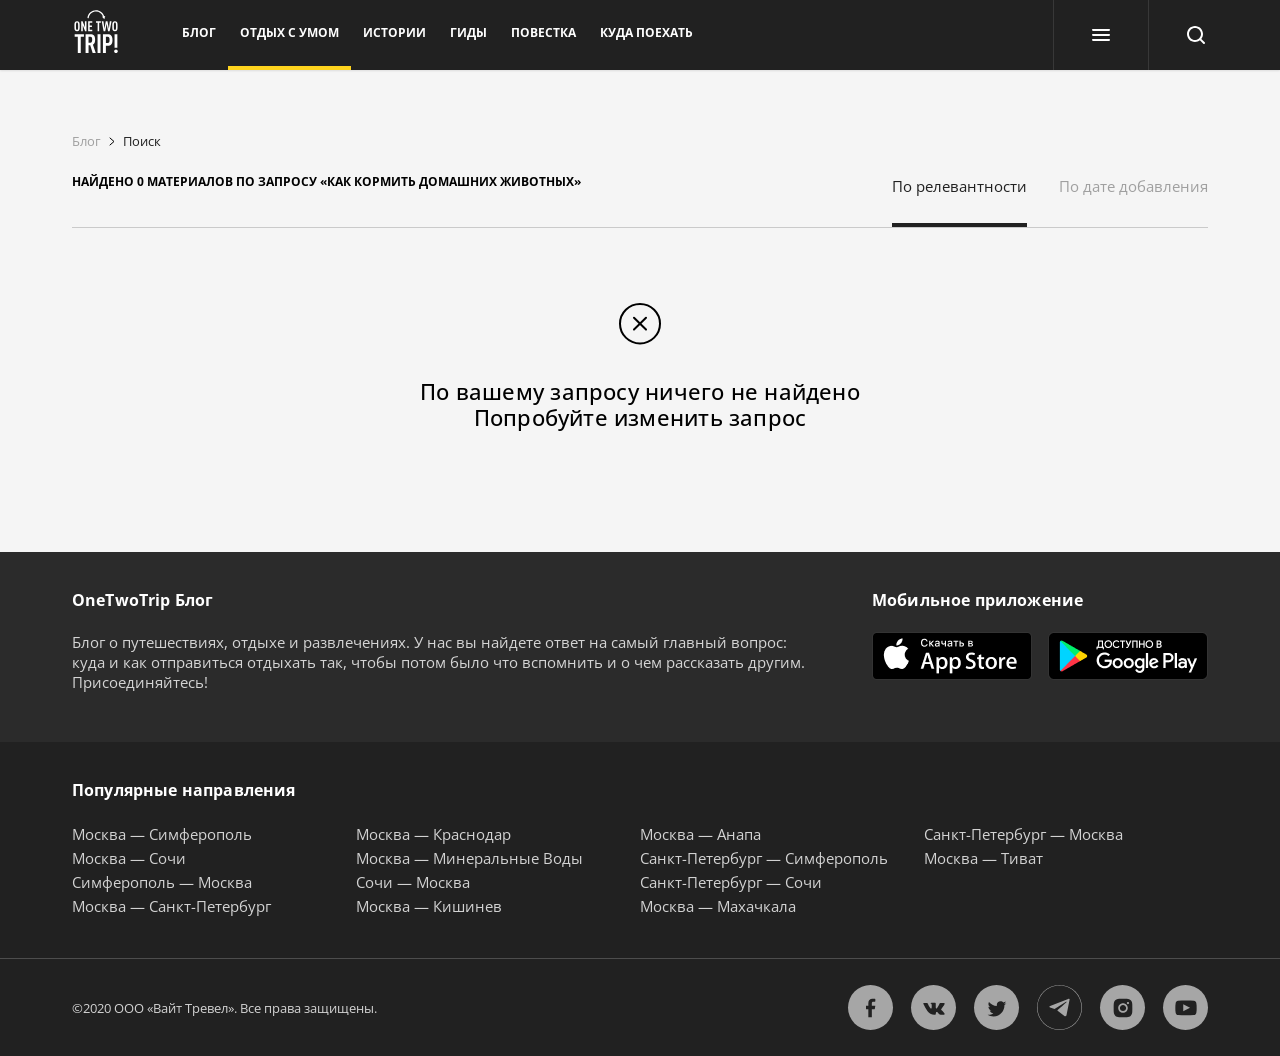
<file: search-noresults.html>
<!DOCTYPE html>
<html lang="ru-RU">
  <head>
    <meta charset="UTF-8">
    <meta name="viewport" content="width=device-width, initial-scale=1, minimum-scale=1, maximum-scale=1">
    <title>Поиск</title>
    <link rel="preconnect" href="https://fonts.googleapis.com">
    <link rel="preconnect" href="https://fonts.gstatic.com" crossorigin>
    <link href="https://fonts.googleapis.com/css2?family=Open+Sans:wght@400;600;700;800&amp;family=Montserrat:wght@400;500;600;700;800;900&amp;display=swap" rel="stylesheet">
    <link rel="stylesheet" href="libs/owl/assets/owl.carousel.min.css">
    <link rel="stylesheet" href="css/main.css">
  </head>
  <body>
    <header class="header">
      <div class="container">
        <div class="logo"><a href="/"><img src="img/logo.svg" alt=""></a></div>
        <nav class="menu">
          <ul>
            <li><a href="">Блог</a></li>
            <li><a class="active" href="">Отдых с умом</a></li>
            <li><a href="">истории</a></li>
            <li><a href="">гиды</a>
              <div class="menu_inner">
                <div class="container">
                  <ul>
                    <li><a href="">Все статьи</a></li>
                    <li><a href=""># Россия</a></li>
                    <li><a href=""># Европа</a></li>
                    <li><a href=""># Азия</a></li>
                    <li><a href=""># Америка</a></li>
                    <li><a href=""># Австралия</a></li>
                    <li><a href=""># Африка</a></li>
                  </ul>
                </div>
              </div>
            </li>
            <li><a href="">Повестка</a></li>
            <li><a href="">куда поехать</a></li>
          </ul>
        </nav>
        <div class="hamburger"><span></span>
          <ul>
            <li><a href=""> <img src="img/menu_1.svg" alt="">Авиабилеты</a></li>
            <li><a href=""> <img src="img/menu_2.svg" alt="">Отели</a></li>
            <li><a href=""> <img src="img/menu_3.svg" alt="">Туры</a></li>
            <li><a href=""> <img src="img/menu_4.svg" alt="">Ж/Д</a></li>
            <li><a href=""> <img src="img/menu_5.svg" alt="">Авто</a></li>
            <li><a href=""> <img src="img/menu_6.svg" alt="">Бонусы</a></li>
            <li><a href=""> <img src="img/menu_7.svg" alt="">Спецпроекты</a></li>
          </ul>
        </div>
        <div class="search">
          <div class="icon_search"></div>
          <form>
            <input type="text" name="" placeholder="Поиск">
            <input type="submit" value="">
          </form>
        </div>
      </div>
    </header>
    <main class="content">
      <div class="container">
        <div class="breadcrumbs">
          <ul>
            <li><a href="">Блог</a></li>
            <li> <span><img src="img/breadcrumbs_arrow.svg" alt=""></span></li>
            <li><span>Поиск	</span></li>
          </ul>
        </div>
        <div class="search_page">
          <div class="search_top">
            <div class="search_count">НАЙДЕНО 0 материалов по запросу «Как кормить домашних животных» </div>
            <div class="search_sort"><a class="active" href="">По релевантности</a><a href="">По дате добавления</a></div>
          </div>
          <div class="search_noresults"><img src="img/noresults.svg" alt="">
            <div class="text">По вашему запросу ничего не найдено<br>Попробуйте изменить запрос</div>
          </div>
        </div>
      </div>
    </main>
    <footer class="footer">
      <div class="footer_top">
        <div class="container">
          <div class="footer_top_desc"> 
            <div class="footer_top_caption">OneTwoTrip Блог</div>
            <div class="footer_top_text">Блог о путешествиях, отдыхе и развлечениях.  У нас вы найдете ответ на самый главный вопрос: куда и как отправиться отдыхать так, чтобы потом было что вспомнить и о чем рассказать другим. Присоединяйтесь!</div>
          </div>
          <div class="footer_top_right">
            <div class="footer_top_caption">Мобильное приложение</div>
            <div class="footer_top_imgs"><a href="http://adj.otthyper.com/adjust/click/?network=OTT_Website&amp;campaign=footer&amp;adgroup=blog&amp;install_callback=" target="_blank"><img src="img/AppleStore.png" alt=""></a><a href="http://adj.otthyper.com/adjust/click/?network=OTT_Website&amp;campaign=footer&amp;adgroup=blog&amp;install_callback=" target="_blank"><img src="img/GooglePlay.png" alt=""></a></div>
          </div>
        </div>
      </div>
      <div class="footer_bottom">
        <div class="container">
          <div class="footer_bottom_caption">Популярные направления</div>
          <div class="footer_bottom_desc owl-carousel">
            <ul>
              <li><a href="https://www.onetwotrip.com/ru/aviabilety/MOW_SIP/">Москва — Симферополь</a></li>
              <li><a href="https://www.onetwotrip.com/ru/aviabilety/MOW_AER/">Москва — Сочи</a></li>
              <li><a href="https://www.onetwotrip.com/ru/aviabilety/SIP_MOW/">Симферополь — Москва</a></li>
              <li><a href="https://www.onetwotrip.com/ru/aviabilety/MOW_LED/">Москва — Санкт-Петербург</a></li>
            </ul>
            <ul>
              <li><a href="https://www.onetwotrip.com/ru/aviabilety/MOW_KRR/">Москва — Краснодар</a></li>
              <li><a href="https://www.onetwotrip.com/ru/aviabilety/MOW_MRV/">Москва — Минеральные Воды</a></li>
              <li><a href="https://www.onetwotrip.com/ru/aviabilety/AER_MOW">Сочи — Москва</a></li>
              <li><a href="https://www.onetwotrip.com/ru/aviabilety/MOW_KIV/">Москва — Кишинев</a></li>
            </ul>
            <ul>
              <li><a href="https://www.onetwotrip.com/ru/aviabilety/MOW_AAQ/">Москва — Анапа</a></li>
              <li><a href="https://www.onetwotrip.com/ru/aviabilety/LED_SIP/">Санкт-Петербург — Симферополь</a></li>
              <li><a href="https://www.onetwotrip.com/ru/aviabilety/LED_AER/">Санкт-Петербург — Сочи</a></li>
              <li><a href="https://www.onetwotrip.com/ru/aviabilety/MOW_MCX/">Москва — Махачкала</a></li>
            </ul>
            <ul>
              <li><a href="https://www.onetwotrip.com/ru/aviabilety/LED_MOW/">Санкт-Петербург — Москва</a></li>
              <li><a href="https://www.onetwotrip.com/ru/aviabilety/MOW_TIV/">Москва — Тиват</a></li>
            </ul>
          </div>
        </div>
      </div>
      <div class="footer_copyright">
        <div class="container">
          <div class="copy">©2020 ООО «Вайт Тревел». Все права защищены.</div>
          <div class="soc"><a href="https://www.facebook.com/onetwotrip/" target="_blank"><img src="img/facebook.svg" alt=""></a><a href="https://vk.com/onetwotrip" target="_blank"><img src="img/vk.svg" alt=""></a><a href="https://twitter.com/onetwotrip?lang=ru" target="_blank"><img src="img/tw.svg" alt=""></a><a href="https://telegram.me/OneTwoTripRussia" target="_blank"><img src="img/tg.svg" alt=""></a><a href="https://www.instagram.com/onetwotrip/" target="_blank"><img src="img/inst.svg" alt=""></a><a href="https://www.youtube.com/channel/UCDD3hhShfK_9h-MmaMFAR3w" target="_blank"><img src="img/youtube.svg" alt=""></a></div>
        </div>
      </div>
    </footer>
    <script src="https://code.jquery.com/jquery-3.5.1.min.js"></script>
    <script src="libs/owl/owl.carousel.min.js"></script>
    <script src="js/common.js"></script>
  </body>
</html>
</file>
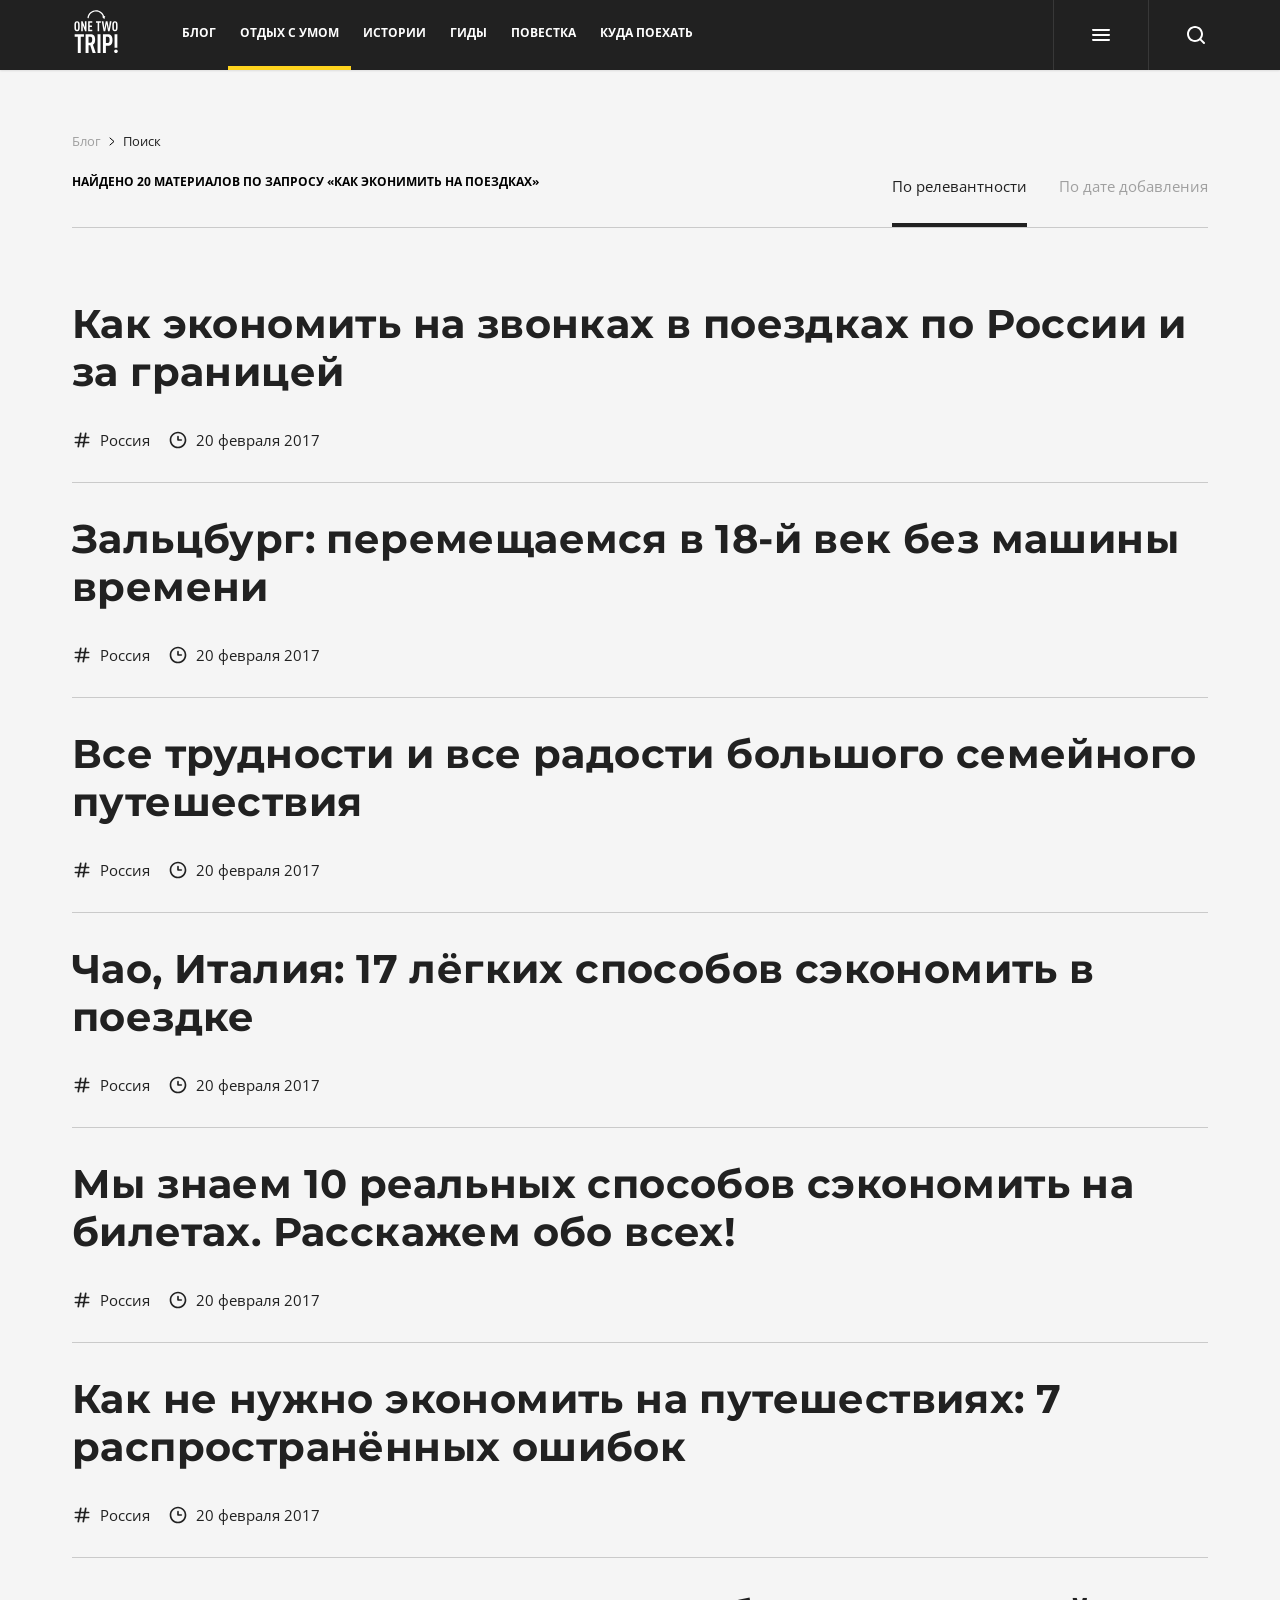
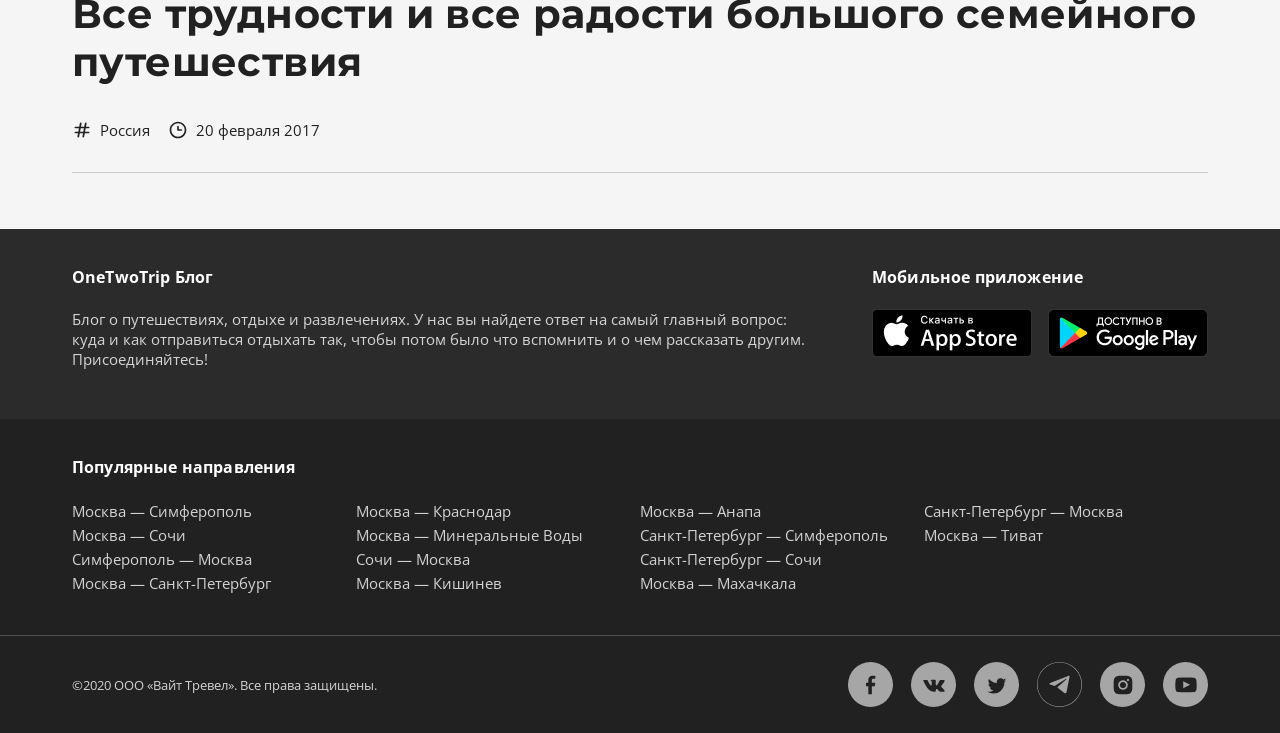
<file: search.html>
<!DOCTYPE html>
<html lang="ru-RU">
  <head>
    <meta charset="UTF-8">
    <meta name="viewport" content="width=device-width, initial-scale=1, minimum-scale=1, maximum-scale=1">
    <title>Поиск</title>
    <link rel="preconnect" href="https://fonts.googleapis.com">
    <link rel="preconnect" href="https://fonts.gstatic.com" crossorigin>
    <link href="https://fonts.googleapis.com/css2?family=Open+Sans:wght@400;600;700;800&amp;family=Montserrat:wght@400;500;600;700;800;900&amp;display=swap" rel="stylesheet">
    <link rel="stylesheet" href="libs/owl/assets/owl.carousel.min.css">
    <link rel="stylesheet" href="css/main.css">
  </head>
  <body>
    <header class="header">
      <div class="container">
        <div class="logo"><a href="/"><img src="img/logo.svg" alt=""></a></div>
        <nav class="menu">
          <ul>
            <li><a href="">Блог</a></li>
            <li><a class="active" href="">Отдых с умом</a></li>
            <li><a href="">истории</a></li>
            <li><a href="">гиды</a>
              <div class="menu_inner">
                <div class="container">
                  <ul>
                    <li><a href="">Все статьи</a></li>
                    <li><a href=""># Россия</a></li>
                    <li><a href=""># Европа</a></li>
                    <li><a href=""># Азия</a></li>
                    <li><a href=""># Америка</a></li>
                    <li><a href=""># Австралия</a></li>
                    <li><a href=""># Африка</a></li>
                  </ul>
                </div>
              </div>
            </li>
            <li><a href="">Повестка</a></li>
            <li><a href="">куда поехать</a></li>
          </ul>
        </nav>
        <div class="hamburger"><span></span>
          <ul>
            <li><a href=""> <img src="img/menu_1.svg" alt="">Авиабилеты</a></li>
            <li><a href=""> <img src="img/menu_2.svg" alt="">Отели</a></li>
            <li><a href=""> <img src="img/menu_3.svg" alt="">Туры</a></li>
            <li><a href=""> <img src="img/menu_4.svg" alt="">Ж/Д</a></li>
            <li><a href=""> <img src="img/menu_5.svg" alt="">Авто</a></li>
            <li><a href=""> <img src="img/menu_6.svg" alt="">Бонусы</a></li>
            <li><a href=""> <img src="img/menu_7.svg" alt="">Спецпроекты</a></li>
          </ul>
        </div>
        <div class="search">
          <div class="icon_search"></div>
          <form>
            <input type="text" name="" placeholder="Поиск">
            <input type="submit" value="">
          </form>
        </div>
      </div>
    </header>
    <main class="content">
      <div class="container">
        <div class="breadcrumbs">
          <ul>
            <li><a href="">Блог</a></li>
            <li> <span><img src="img/breadcrumbs_arrow.svg" alt=""></span></li>
            <li><span>Поиск	</span></li>
          </ul>
        </div>
        <div class="search_page">
          <div class="search_top">
            <div class="search_count">НАЙДЕНО 20 материалов по запросу «Как эконимить на поездках» </div>
            <div class="search_sort"><a class="active" href="">По релевантности</a><a href="">По дате добавления</a></div>
          </div>
          <div class="search_results">
            <div class="article">
              <div class="article_info">
                <div class="article_info_name">Как экономить на звонках в поездках по России и за границей</div>
                <div class="article_info_params">
                  <div class="article_info_hash">Россия</div>
                  <div class="article_info_date">20 февраля 2017</div>
                </div>
              </div><a href=""></a>
            </div>
            <div class="article">
              <div class="article_info">
                <div class="article_info_name">Зальцбург: перемещаемся в 18-й век без машины времени</div>
                <div class="article_info_params">
                  <div class="article_info_hash">Россия</div>
                  <div class="article_info_date">20 февраля 2017</div>
                </div>
              </div><a href=""></a>
            </div>
            <div class="article">
              <div class="article_info">
                <div class="article_info_name">Все трудности и все радости большого семейного путешествия</div>
                <div class="article_info_params">
                  <div class="article_info_hash">Россия</div>
                  <div class="article_info_date">20 февраля 2017</div>
                </div>
              </div><a href=""></a>
            </div>
            <div class="article">
              <div class="article_info">
                <div class="article_info_name">Чао, Италия: 17 лёгких способов сэкономить в поездке</div>
                <div class="article_info_params">
                  <div class="article_info_hash">Россия</div>
                  <div class="article_info_date">20 февраля 2017</div>
                </div>
              </div><a href=""></a>
            </div>
            <div class="article">
              <div class="article_info">
                <div class="article_info_name">Мы знаем 10 реальных способов сэкономить на билетах. Расскажем обо всех!</div>
                <div class="article_info_params">
                  <div class="article_info_hash">Россия</div>
                  <div class="article_info_date">20 февраля 2017</div>
                </div>
              </div><a href=""></a>
            </div>
            <div class="article">
              <div class="article_info">
                <div class="article_info_name">Как не нужно экономить на путешествиях: 7 распространённых ошибок</div>
                <div class="article_info_params">
                  <div class="article_info_hash">Россия</div>
                  <div class="article_info_date">20 февраля 2017</div>
                </div>
              </div><a href=""></a>
            </div>
            <div class="article">
              <div class="article_info">
                <div class="article_info_name">Все трудности и все радости большого семейного путешествия</div>
                <div class="article_info_params">
                  <div class="article_info_hash">Россия</div>
                  <div class="article_info_date">20 февраля 2017</div>
                </div>
              </div><a href=""></a>
            </div>
          </div>
        </div>
      </div>
    </main>
    <footer class="footer">
      <div class="footer_top">
        <div class="container">
          <div class="footer_top_desc"> 
            <div class="footer_top_caption">OneTwoTrip Блог</div>
            <div class="footer_top_text">Блог о путешествиях, отдыхе и развлечениях.  У нас вы найдете ответ на самый главный вопрос: куда и как отправиться отдыхать так, чтобы потом было что вспомнить и о чем рассказать другим. Присоединяйтесь!</div>
          </div>
          <div class="footer_top_right">
            <div class="footer_top_caption">Мобильное приложение</div>
            <div class="footer_top_imgs"><a href="http://adj.otthyper.com/adjust/click/?network=OTT_Website&amp;campaign=footer&amp;adgroup=blog&amp;install_callback=" target="_blank"><img src="img/AppleStore.png" alt=""></a><a href="http://adj.otthyper.com/adjust/click/?network=OTT_Website&amp;campaign=footer&amp;adgroup=blog&amp;install_callback=" target="_blank"><img src="img/GooglePlay.png" alt=""></a></div>
          </div>
        </div>
      </div>
      <div class="footer_bottom">
        <div class="container">
          <div class="footer_bottom_caption">Популярные направления</div>
          <div class="footer_bottom_desc owl-carousel">
            <ul>
              <li><a href="https://www.onetwotrip.com/ru/aviabilety/MOW_SIP/">Москва — Симферополь</a></li>
              <li><a href="https://www.onetwotrip.com/ru/aviabilety/MOW_AER/">Москва — Сочи</a></li>
              <li><a href="https://www.onetwotrip.com/ru/aviabilety/SIP_MOW/">Симферополь — Москва</a></li>
              <li><a href="https://www.onetwotrip.com/ru/aviabilety/MOW_LED/">Москва — Санкт-Петербург</a></li>
            </ul>
            <ul>
              <li><a href="https://www.onetwotrip.com/ru/aviabilety/MOW_KRR/">Москва — Краснодар</a></li>
              <li><a href="https://www.onetwotrip.com/ru/aviabilety/MOW_MRV/">Москва — Минеральные Воды</a></li>
              <li><a href="https://www.onetwotrip.com/ru/aviabilety/AER_MOW">Сочи — Москва</a></li>
              <li><a href="https://www.onetwotrip.com/ru/aviabilety/MOW_KIV/">Москва — Кишинев</a></li>
            </ul>
            <ul>
              <li><a href="https://www.onetwotrip.com/ru/aviabilety/MOW_AAQ/">Москва — Анапа</a></li>
              <li><a href="https://www.onetwotrip.com/ru/aviabilety/LED_SIP/">Санкт-Петербург — Симферополь</a></li>
              <li><a href="https://www.onetwotrip.com/ru/aviabilety/LED_AER/">Санкт-Петербург — Сочи</a></li>
              <li><a href="https://www.onetwotrip.com/ru/aviabilety/MOW_MCX/">Москва — Махачкала</a></li>
            </ul>
            <ul>
              <li><a href="https://www.onetwotrip.com/ru/aviabilety/LED_MOW/">Санкт-Петербург — Москва</a></li>
              <li><a href="https://www.onetwotrip.com/ru/aviabilety/MOW_TIV/">Москва — Тиват</a></li>
            </ul>
          </div>
        </div>
      </div>
      <div class="footer_copyright">
        <div class="container">
          <div class="copy">©2020 ООО «Вайт Тревел». Все права защищены.</div>
          <div class="soc"><a href="https://www.facebook.com/onetwotrip/" target="_blank"><img src="img/facebook.svg" alt=""></a><a href="https://vk.com/onetwotrip" target="_blank"><img src="img/vk.svg" alt=""></a><a href="https://twitter.com/onetwotrip?lang=ru" target="_blank"><img src="img/tw.svg" alt=""></a><a href="https://telegram.me/OneTwoTripRussia" target="_blank"><img src="img/tg.svg" alt=""></a><a href="https://www.instagram.com/onetwotrip/" target="_blank"><img src="img/inst.svg" alt=""></a><a href="https://www.youtube.com/channel/UCDD3hhShfK_9h-MmaMFAR3w" target="_blank"><img src="img/youtube.svg" alt=""></a></div>
        </div>
      </div>
    </footer>
    <script src="https://code.jquery.com/jquery-3.5.1.min.js"></script>
    <script src="libs/owl/owl.carousel.min.js"></script>
    <script src="js/common.js"></script>
  </body>
</html>
</file>
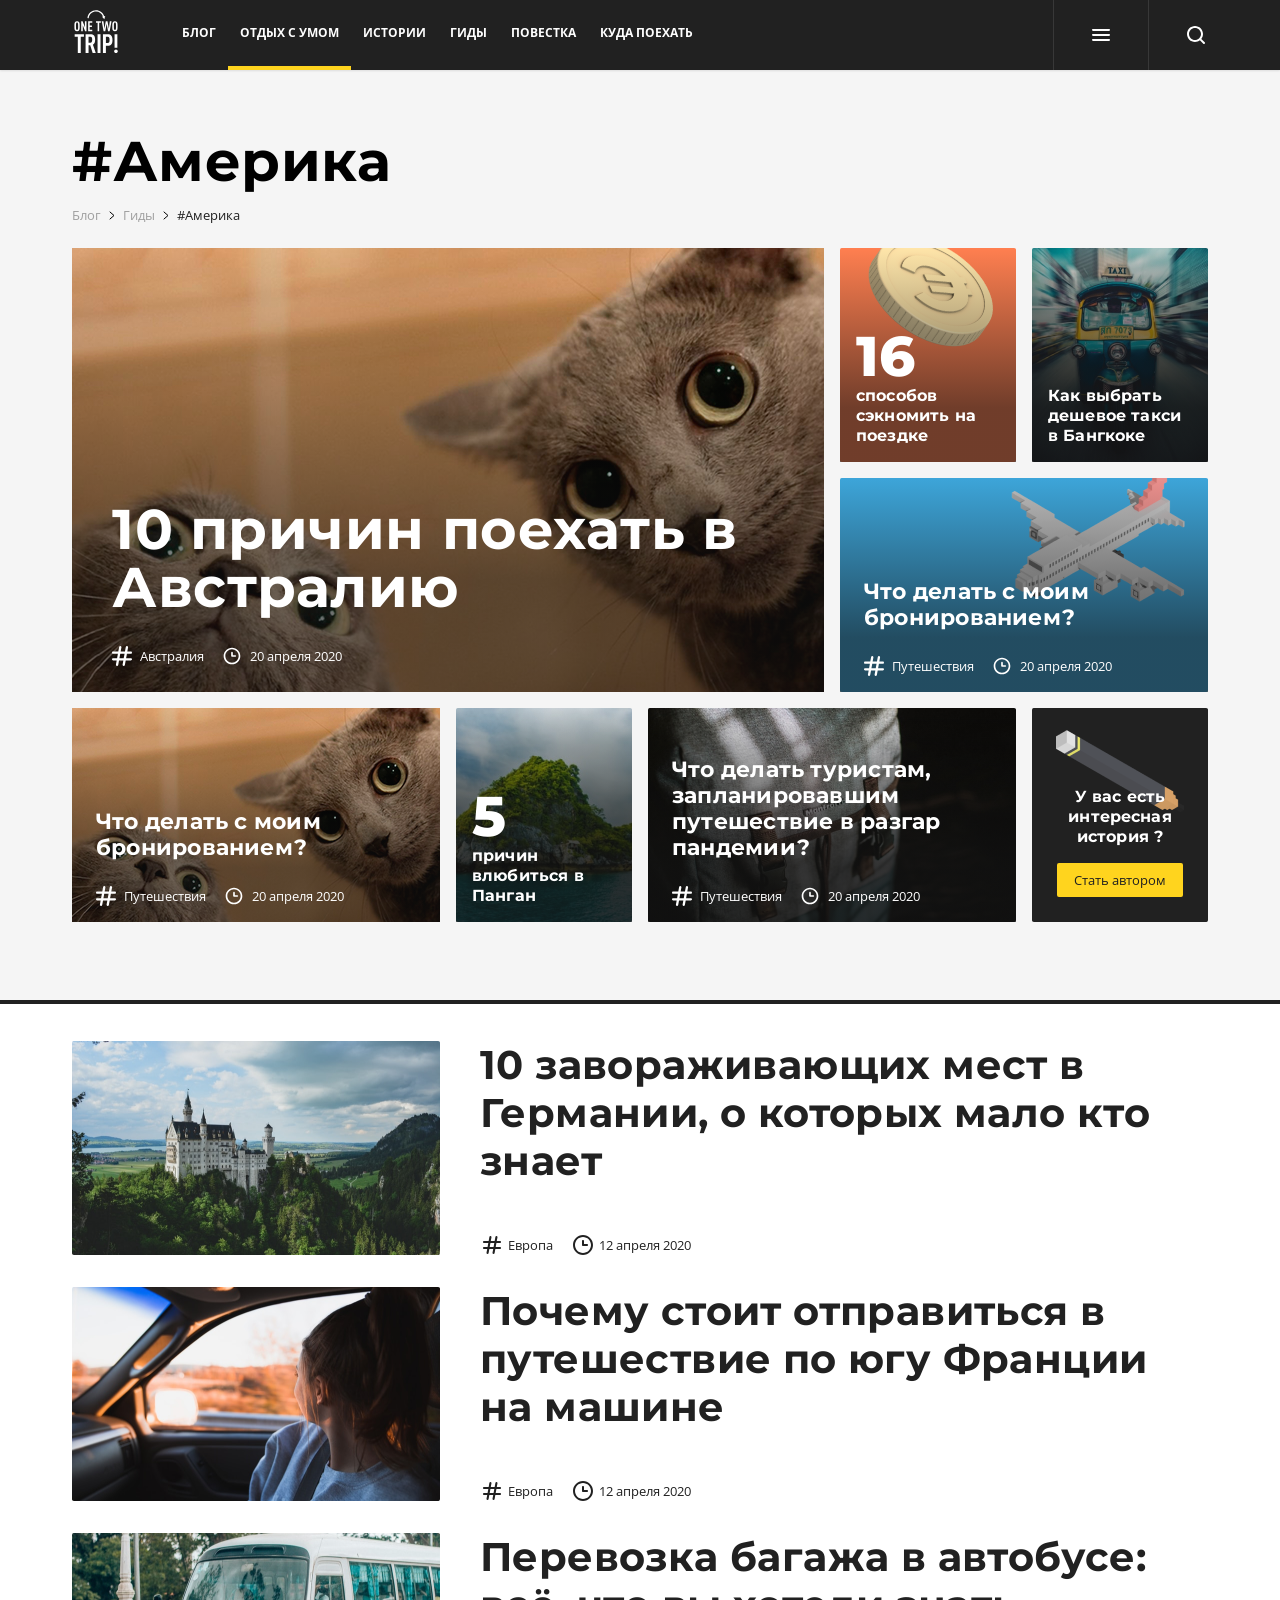
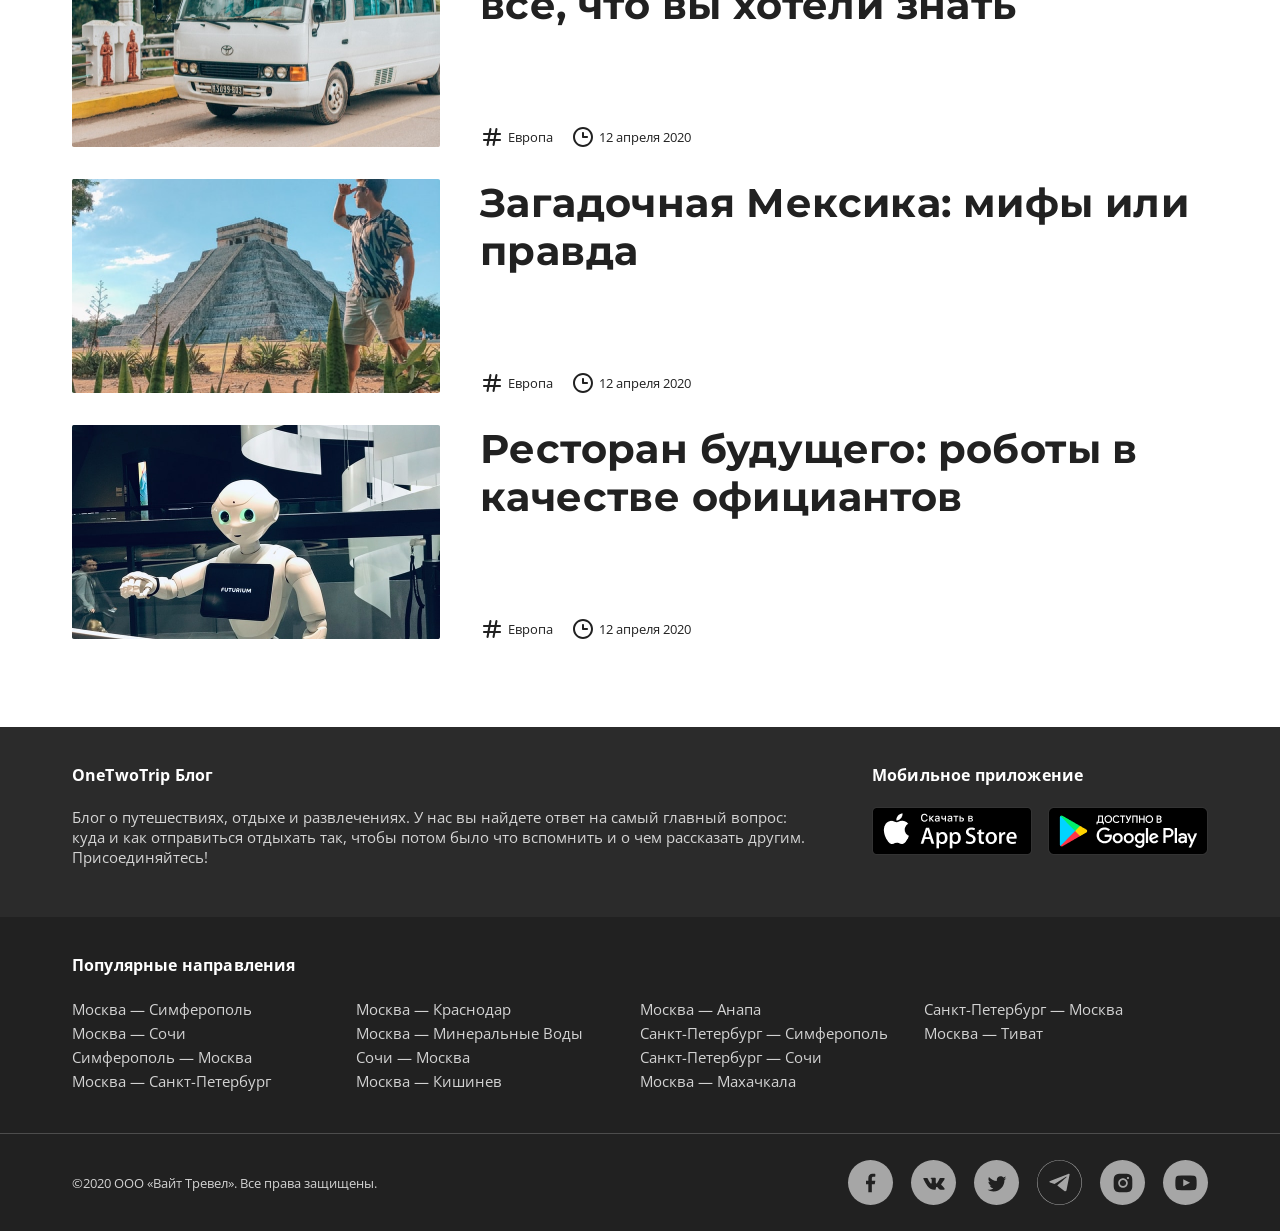
<file: subsection.html>
<!DOCTYPE html>
<html lang="ru-RU">
  <head>
    <meta charset="UTF-8">
    <meta name="viewport" content="width=device-width, initial-scale=1, minimum-scale=1, maximum-scale=1">
    <title>Подраздел</title>
    <link rel="preconnect" href="https://fonts.googleapis.com">
    <link rel="preconnect" href="https://fonts.gstatic.com" crossorigin>
    <link href="https://fonts.googleapis.com/css2?family=Open+Sans:wght@400;600;700;800&amp;family=Montserrat:wght@400;500;600;700;800;900&amp;display=swap" rel="stylesheet">
    <link rel="stylesheet" href="libs/owl/assets/owl.carousel.min.css">
    <link rel="stylesheet" href="css/main.css">
  </head>
  <body>
    <header class="header">
      <div class="container">
        <div class="logo"><a href="/"><img src="img/logo.svg" alt=""></a></div>
        <nav class="menu">
          <ul>
            <li><a href="">Блог</a></li>
            <li><a class="active" href="">Отдых с умом</a></li>
            <li><a href="">истории</a></li>
            <li><a href="">гиды</a>
              <div class="menu_inner">
                <div class="container">
                  <ul>
                    <li><a href="">Все статьи</a></li>
                    <li><a href=""># Россия</a></li>
                    <li><a href=""># Европа</a></li>
                    <li><a href=""># Азия</a></li>
                    <li><a href=""># Америка</a></li>
                    <li><a href=""># Австралия</a></li>
                    <li><a href=""># Африка</a></li>
                  </ul>
                </div>
              </div>
            </li>
            <li><a href="">Повестка</a></li>
            <li><a href="">куда поехать</a></li>
          </ul>
        </nav>
        <div class="hamburger"><span></span>
          <ul>
            <li><a href=""> <img src="img/menu_1.svg" alt="">Авиабилеты</a></li>
            <li><a href=""> <img src="img/menu_2.svg" alt="">Отели</a></li>
            <li><a href=""> <img src="img/menu_3.svg" alt="">Туры</a></li>
            <li><a href=""> <img src="img/menu_4.svg" alt="">Ж/Д</a></li>
            <li><a href=""> <img src="img/menu_5.svg" alt="">Авто</a></li>
            <li><a href=""> <img src="img/menu_6.svg" alt="">Бонусы</a></li>
            <li><a href=""> <img src="img/menu_7.svg" alt="">Спецпроекты</a></li>
          </ul>
        </div>
        <div class="search">
          <div class="icon_search"></div>
          <form>
            <input type="text" name="" placeholder="Поиск">
            <input type="submit" value="">
          </form>
        </div>
      </div>
    </header>
    <main class="content">
      <div class="blog">
        <div class="container">
          <h1>#Америка</h1>
          <div class="breadcrumbs">
            <ul>
              <li><a href="">Блог</a></li>
              <li> <span><img src="img/breadcrumbs_arrow.svg" alt=""></span></li>
              <li><a href="">Гиды</a></li>
              <li> <span><img src="img/breadcrumbs_arrow.svg" alt=""></span></li>
              <li><span>#Америка</span></li>
            </ul>
          </div>
          <div class="articles">
            <div class="articles_top">
              <div class="article size_big">
                <div class="article_img"><img src="img/big_size.png" alt=""></div>
                <div class="article_info">
                  <div class="article_info_name">10 причин поехать в Австралию</div>
                  <div class="article_info_params">
                    <div class="article_info_hash">Австралия</div>
                    <div class="article_info_date">20 апреля 2020</div>
                  </div>
                </div><a href=""></a>
              </div>
              <div class="articles_top_right">
                <div class="other_flex">
                  <div class="article size_mini">
                    <div class="article_img"><img src="img/orange_coin.png" alt=""></div>
                    <div class="article_info">
                      <div class="article_info_name"><span>16</span>способов сэкномить на поездке</div>
                    </div><a href=""></a>
                  </div>
                  <div class="article size_mini">
                    <div class="article_img"><img src="img/other_bg.png" alt=""></div>
                    <div class="article_info">
                      <div class="article_info_name">Как выбрать дешевое такси в Бангкоке</div>
                    </div><a href=""></a>
                  </div>
                </div>
                <div class="article size_middle">
                  <div class="article_img"><img src="img/plane_bg.png" alt=""></div>
                  <div class="article_info">
                    <div class="article_info_name">Что делать с моим бронированием?</div>
                    <div class="article_info_params">
                      <div class="article_info_hash">Путешествия</div>
                      <div class="article_info_date">20 апреля 2020</div>
                    </div>
                  </div><a href=""></a>
                </div>
              </div>
            </div>
            <div class="articles_middle">
              <div class="article size_middle">
                <div class="article_img"><img src="img/middle_size.png" alt=""></div>
                <div class="article_info">
                  <div class="article_info_name">Что делать с моим бронированием?</div>
                  <div class="article_info_params">
                    <div class="article_info_hash">Путешествия</div>
                    <div class="article_info_date">20 апреля 2020</div>
                  </div>
                </div><a href=""></a>
              </div>
              <div class="article size_mini">
                <div class="article_img"><img src="img/reasons_bg.png" alt=""></div>
                <div class="article_info">
                  <div class="article_info_name"><span>5</span>причин влюбиться в Панган</div>
                </div><a href=""></a>
              </div>
              <div class="article size_middle">
                <div class="article_img"><img src="img/what_bg.png" alt=""></div>
                <div class="article_info">
                  <div class="article_info_name">Что делать туристам, запланировавшим путешествие в разгар пандемии?</div>
                  <div class="article_info_params">
                    <div class="article_info_hash">Путешествия</div>
                    <div class="article_info_date">20 апреля 2020</div>
                  </div>
                </div><a href=""></a>
              </div>
              <div class="wanttobeauthor">
                <div class="wanttobeauthor_img"><img src="img/wanttobe.png" alt=""></div>
                <div class="wanttobeauthor_info">
                  <div class="wanttobeauthor_info_text">У вас есть интересная история ?</div><a href="">Стать автором</a>
                </div>
              </div>
            </div>
          </div>
        </div>
      </div>
      <div class="blog_list">
        <div class="container">
          <div class="article">
            <div class="article_img"><img src="img/list1.png" alt=""></div>
            <div class="article_info">
              <div class="article_info_name">10 завораживающих мест в Германии, о которых мало кто знает</div>
              <div class="article_info_params">
                <div class="article_info_hash">Европа</div>
                <div class="article_info_date">12 апреля 2020</div>
              </div>
            </div><a href=""></a>
          </div>
          <div class="article">
            <div class="article_img"><img src="img/list2.png" alt=""></div>
            <div class="article_info">
              <div class="article_info_name">Почему стоит отправиться в путешествие по югу Франции на машине</div>
              <div class="article_info_params">
                <div class="article_info_hash">Европа</div>
                <div class="article_info_date">12 апреля 2020</div>
              </div>
            </div><a href=""></a>
          </div>
          <div class="article">
            <div class="article_img"><img src="img/list3.png" alt=""></div>
            <div class="article_info">
              <div class="article_info_name">Перевозка багажа в автобусе: всё, что вы хотели знать</div>
              <div class="article_info_params">
                <div class="article_info_hash">Европа</div>
                <div class="article_info_date">12 апреля 2020</div>
              </div>
            </div><a href=""></a>
          </div>
          <div class="article">
            <div class="article_img"><img src="img/list4.png" alt=""></div>
            <div class="article_info">
              <div class="article_info_name">Загадочная Мексика: мифы или правда</div>
              <div class="article_info_params">
                <div class="article_info_hash">Европа</div>
                <div class="article_info_date">12 апреля 2020</div>
              </div>
            </div><a href=""></a>
          </div>
          <div class="article">
            <div class="article_img"><img src="img/list5.png" alt=""></div>
            <div class="article_info">
              <div class="article_info_name">Ресторан будущего: роботы в качестве официантов</div>
              <div class="article_info_params">
                <div class="article_info_hash">Европа</div>
                <div class="article_info_date">12 апреля 2020</div>
              </div>
            </div><a href=""></a>
          </div>
        </div>
      </div>
    </main>
    <footer class="footer">
      <div class="footer_top">
        <div class="container">
          <div class="footer_top_desc"> 
            <div class="footer_top_caption">OneTwoTrip Блог</div>
            <div class="footer_top_text">Блог о путешествиях, отдыхе и развлечениях.  У нас вы найдете ответ на самый главный вопрос: куда и как отправиться отдыхать так, чтобы потом было что вспомнить и о чем рассказать другим. Присоединяйтесь!</div>
          </div>
          <div class="footer_top_right">
            <div class="footer_top_caption">Мобильное приложение</div>
            <div class="footer_top_imgs"><a href="http://adj.otthyper.com/adjust/click/?network=OTT_Website&amp;campaign=footer&amp;adgroup=blog&amp;install_callback=" target="_blank"><img src="img/AppleStore.png" alt=""></a><a href="http://adj.otthyper.com/adjust/click/?network=OTT_Website&amp;campaign=footer&amp;adgroup=blog&amp;install_callback=" target="_blank"><img src="img/GooglePlay.png" alt=""></a></div>
          </div>
        </div>
      </div>
      <div class="footer_bottom">
        <div class="container">
          <div class="footer_bottom_caption">Популярные направления</div>
          <div class="footer_bottom_desc owl-carousel">
            <ul>
              <li><a href="https://www.onetwotrip.com/ru/aviabilety/MOW_SIP/">Москва — Симферополь</a></li>
              <li><a href="https://www.onetwotrip.com/ru/aviabilety/MOW_AER/">Москва — Сочи</a></li>
              <li><a href="https://www.onetwotrip.com/ru/aviabilety/SIP_MOW/">Симферополь — Москва</a></li>
              <li><a href="https://www.onetwotrip.com/ru/aviabilety/MOW_LED/">Москва — Санкт-Петербург</a></li>
            </ul>
            <ul>
              <li><a href="https://www.onetwotrip.com/ru/aviabilety/MOW_KRR/">Москва — Краснодар</a></li>
              <li><a href="https://www.onetwotrip.com/ru/aviabilety/MOW_MRV/">Москва — Минеральные Воды</a></li>
              <li><a href="https://www.onetwotrip.com/ru/aviabilety/AER_MOW">Сочи — Москва</a></li>
              <li><a href="https://www.onetwotrip.com/ru/aviabilety/MOW_KIV/">Москва — Кишинев</a></li>
            </ul>
            <ul>
              <li><a href="https://www.onetwotrip.com/ru/aviabilety/MOW_AAQ/">Москва — Анапа</a></li>
              <li><a href="https://www.onetwotrip.com/ru/aviabilety/LED_SIP/">Санкт-Петербург — Симферополь</a></li>
              <li><a href="https://www.onetwotrip.com/ru/aviabilety/LED_AER/">Санкт-Петербург — Сочи</a></li>
              <li><a href="https://www.onetwotrip.com/ru/aviabilety/MOW_MCX/">Москва — Махачкала</a></li>
            </ul>
            <ul>
              <li><a href="https://www.onetwotrip.com/ru/aviabilety/LED_MOW/">Санкт-Петербург — Москва</a></li>
              <li><a href="https://www.onetwotrip.com/ru/aviabilety/MOW_TIV/">Москва — Тиват</a></li>
            </ul>
          </div>
        </div>
      </div>
      <div class="footer_copyright">
        <div class="container">
          <div class="copy">©2020 ООО «Вайт Тревел». Все права защищены.</div>
          <div class="soc"><a href="https://www.facebook.com/onetwotrip/" target="_blank"><img src="img/facebook.svg" alt=""></a><a href="https://vk.com/onetwotrip" target="_blank"><img src="img/vk.svg" alt=""></a><a href="https://twitter.com/onetwotrip?lang=ru" target="_blank"><img src="img/tw.svg" alt=""></a><a href="https://telegram.me/OneTwoTripRussia" target="_blank"><img src="img/tg.svg" alt=""></a><a href="https://www.instagram.com/onetwotrip/" target="_blank"><img src="img/inst.svg" alt=""></a><a href="https://www.youtube.com/channel/UCDD3hhShfK_9h-MmaMFAR3w" target="_blank"><img src="img/youtube.svg" alt=""></a></div>
        </div>
      </div>
    </footer>
    <script src="https://code.jquery.com/jquery-3.5.1.min.js"></script>
    <script src="libs/owl/owl.carousel.min.js"></script>
    <script src="js/common.js"></script>
  </body>
</html>
</file>
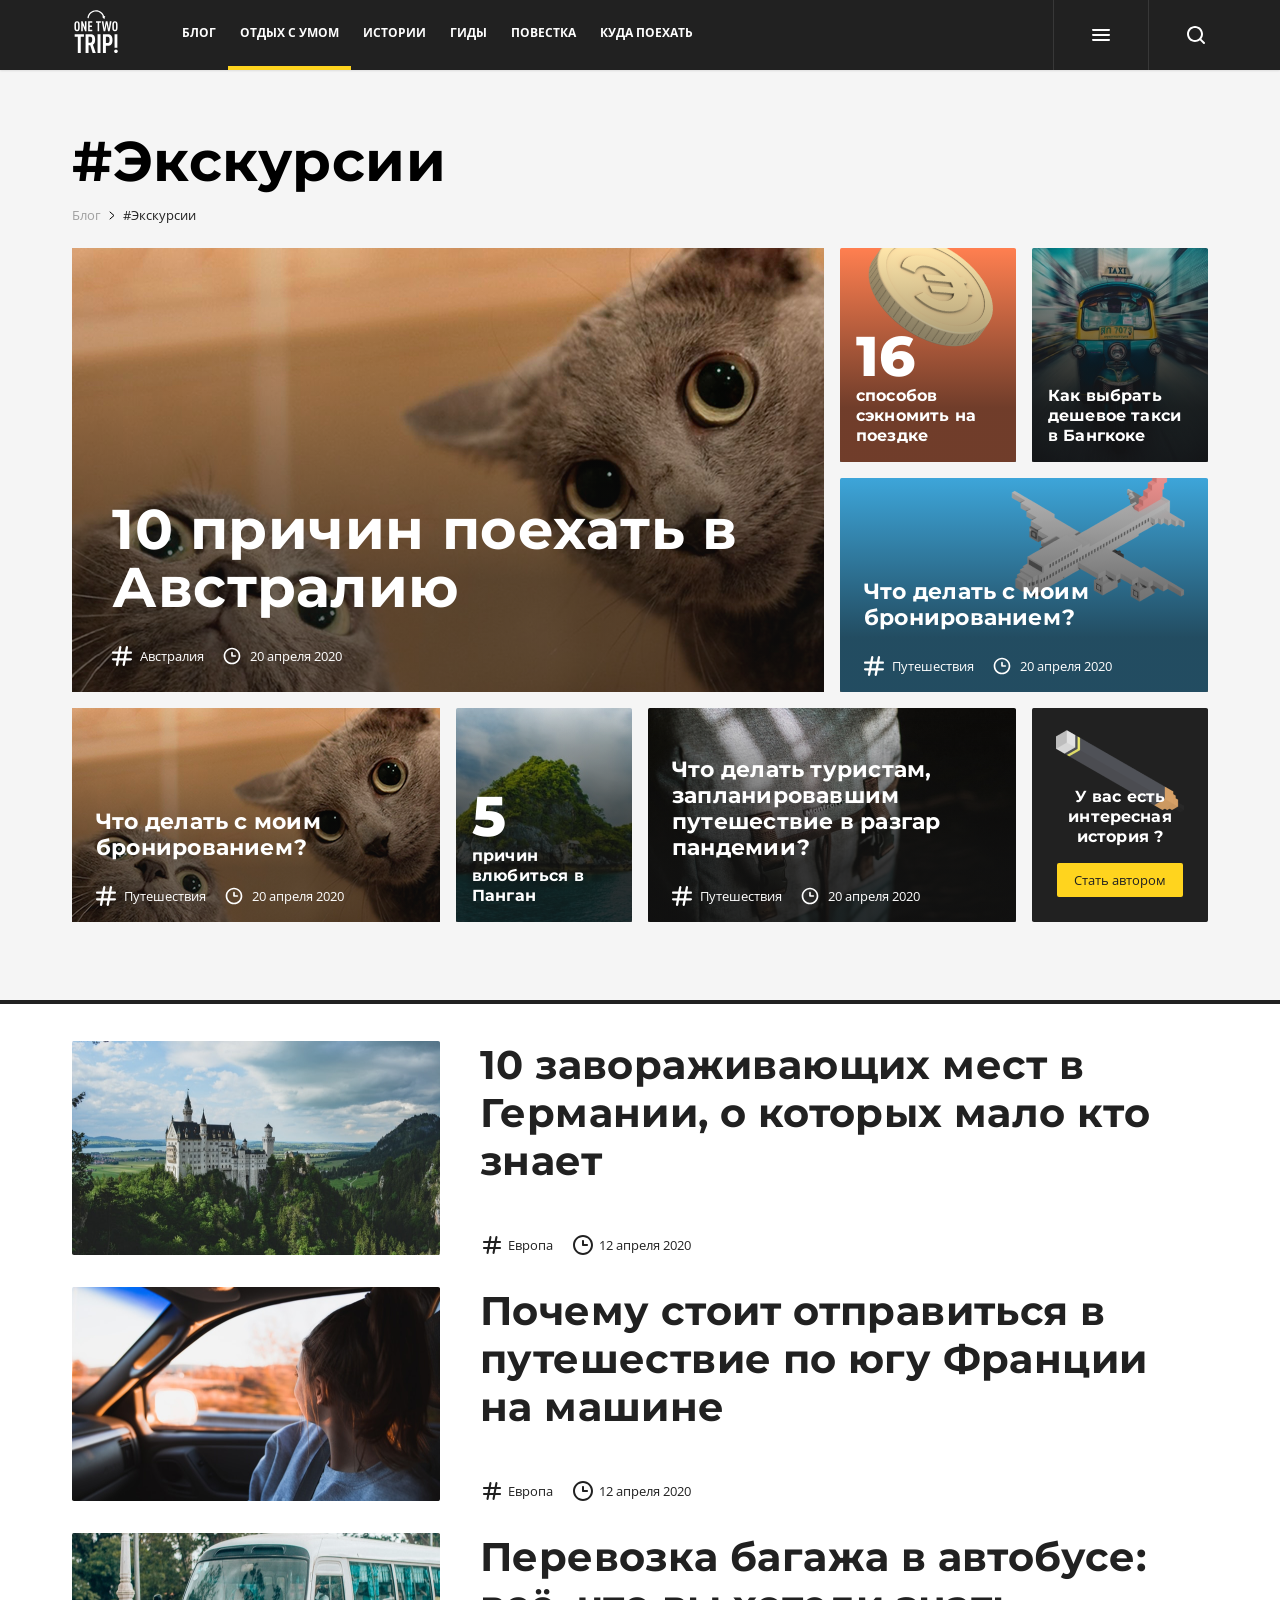
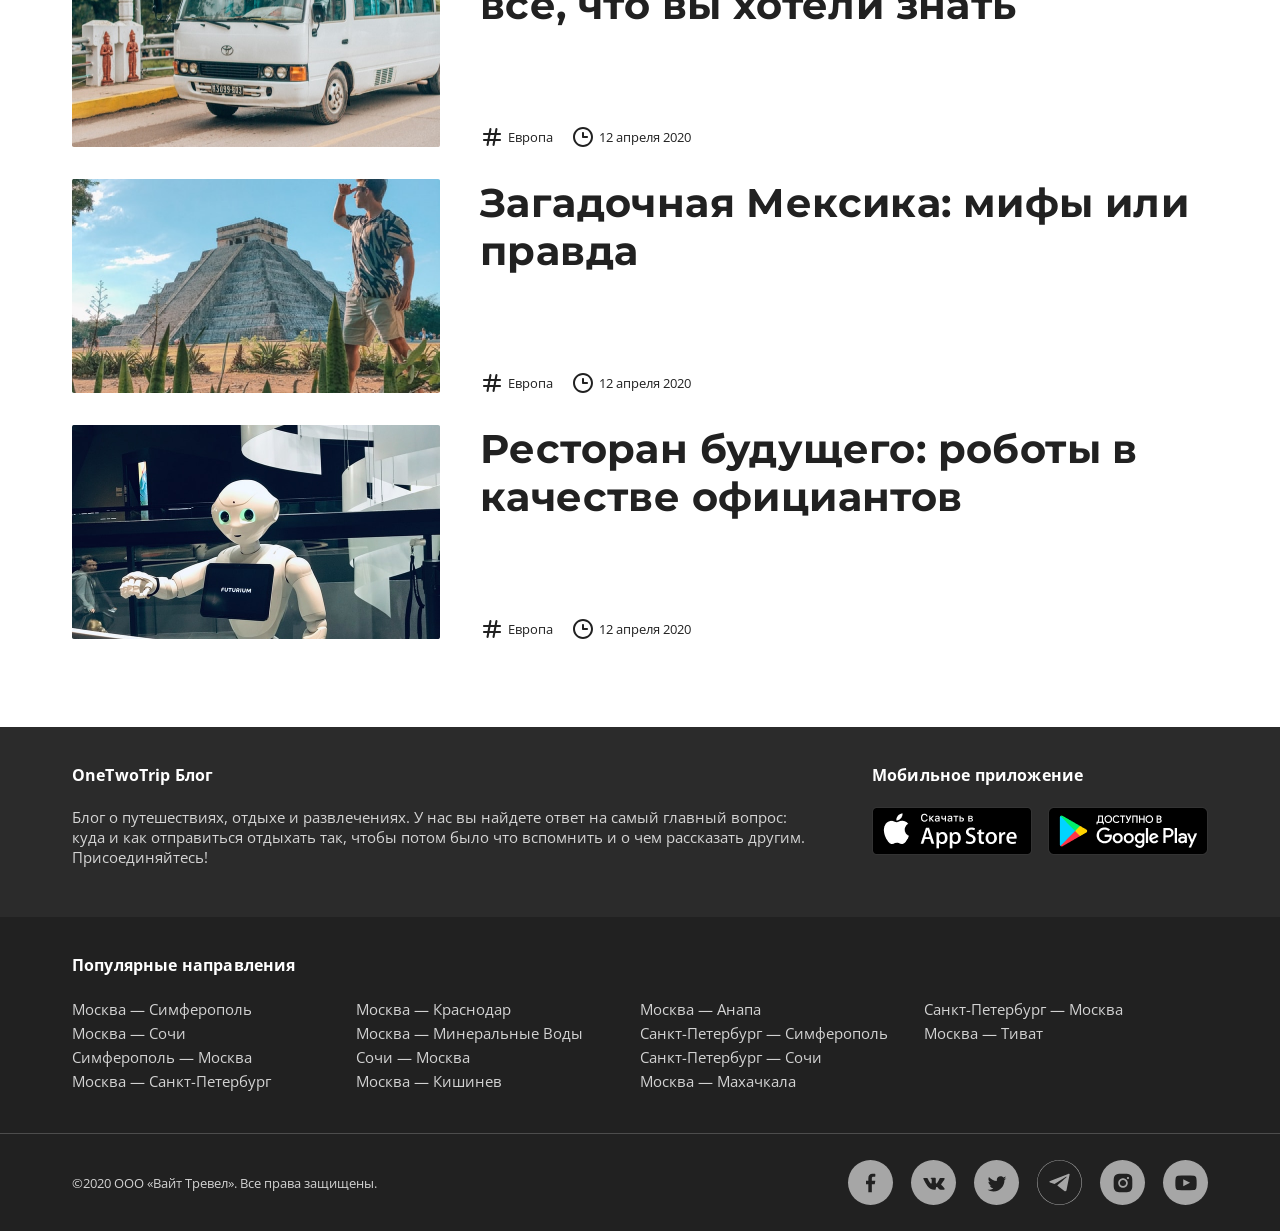
<file: tag.html>
<!DOCTYPE html>
<html lang="ru-RU">
  <head>
    <meta charset="UTF-8">
    <meta name="viewport" content="width=device-width, initial-scale=1, minimum-scale=1, maximum-scale=1">
    <title>Тег</title>
    <link rel="preconnect" href="https://fonts.googleapis.com">
    <link rel="preconnect" href="https://fonts.gstatic.com" crossorigin>
    <link href="https://fonts.googleapis.com/css2?family=Open+Sans:wght@400;600;700;800&amp;family=Montserrat:wght@400;500;600;700;800;900&amp;display=swap" rel="stylesheet">
    <link rel="stylesheet" href="libs/owl/assets/owl.carousel.min.css">
    <link rel="stylesheet" href="css/main.css">
  </head>
  <body>
    <header class="header">
      <div class="container">
        <div class="logo"><a href="/"><img src="img/logo.svg" alt=""></a></div>
        <nav class="menu">
          <ul>
            <li><a href="">Блог</a></li>
            <li><a class="active" href="">Отдых с умом</a></li>
            <li><a href="">истории</a></li>
            <li><a href="">гиды</a>
              <div class="menu_inner">
                <div class="container">
                  <ul>
                    <li><a href="">Все статьи</a></li>
                    <li><a href=""># Россия</a></li>
                    <li><a href=""># Европа</a></li>
                    <li><a href=""># Азия</a></li>
                    <li><a href=""># Америка</a></li>
                    <li><a href=""># Австралия</a></li>
                    <li><a href=""># Африка</a></li>
                  </ul>
                </div>
              </div>
            </li>
            <li><a href="">Повестка</a></li>
            <li><a href="">куда поехать</a></li>
          </ul>
        </nav>
        <div class="hamburger"><span></span>
          <ul>
            <li><a href=""> <img src="img/menu_1.svg" alt="">Авиабилеты</a></li>
            <li><a href=""> <img src="img/menu_2.svg" alt="">Отели</a></li>
            <li><a href=""> <img src="img/menu_3.svg" alt="">Туры</a></li>
            <li><a href=""> <img src="img/menu_4.svg" alt="">Ж/Д</a></li>
            <li><a href=""> <img src="img/menu_5.svg" alt="">Авто</a></li>
            <li><a href=""> <img src="img/menu_6.svg" alt="">Бонусы</a></li>
            <li><a href=""> <img src="img/menu_7.svg" alt="">Спецпроекты</a></li>
          </ul>
        </div>
        <div class="search">
          <div class="icon_search"></div>
          <form>
            <input type="text" name="" placeholder="Поиск">
            <input type="submit" value="">
          </form>
        </div>
      </div>
    </header>
    <main class="content">
      <div class="blog">
        <div class="container">
          <h1>#Экскурсии</h1>
          <div class="breadcrumbs">
            <ul>
              <li><a href="">Блог</a></li>
              <li> <span><img src="img/breadcrumbs_arrow.svg" alt=""></span></li>
              <li><span>#Экскурсии</span></li>
            </ul>
          </div>
          <div class="articles">
            <div class="articles_top">
              <div class="article size_big">
                <div class="article_img"><img src="img/big_size.png" alt=""></div>
                <div class="article_info">
                  <div class="article_info_name">10 причин поехать в Австралию</div>
                  <div class="article_info_params">
                    <div class="article_info_hash">Австралия</div>
                    <div class="article_info_date">20 апреля 2020</div>
                  </div>
                </div><a href=""></a>
              </div>
              <div class="articles_top_right">
                <div class="other_flex">
                  <div class="article size_mini">
                    <div class="article_img"><img src="img/orange_coin.png" alt=""></div>
                    <div class="article_info">
                      <div class="article_info_name"><span>16</span>способов сэкномить на поездке</div>
                    </div><a href=""></a>
                  </div>
                  <div class="article size_mini">
                    <div class="article_img"><img src="img/other_bg.png" alt=""></div>
                    <div class="article_info">
                      <div class="article_info_name">Как выбрать дешевое такси в Бангкоке</div>
                    </div><a href=""></a>
                  </div>
                </div>
                <div class="article size_middle">
                  <div class="article_img"><img src="img/plane_bg.png" alt=""></div>
                  <div class="article_info">
                    <div class="article_info_name">Что делать с моим бронированием?</div>
                    <div class="article_info_params">
                      <div class="article_info_hash">Путешествия</div>
                      <div class="article_info_date">20 апреля 2020</div>
                    </div>
                  </div><a href=""></a>
                </div>
              </div>
            </div>
            <div class="articles_middle">
              <div class="article size_middle">
                <div class="article_img"><img src="img/middle_size.png" alt=""></div>
                <div class="article_info">
                  <div class="article_info_name">Что делать с моим бронированием?</div>
                  <div class="article_info_params">
                    <div class="article_info_hash">Путешествия</div>
                    <div class="article_info_date">20 апреля 2020</div>
                  </div>
                </div><a href=""></a>
              </div>
              <div class="article size_mini">
                <div class="article_img"><img src="img/reasons_bg.png" alt=""></div>
                <div class="article_info">
                  <div class="article_info_name"><span>5</span>причин влюбиться в Панган</div>
                </div><a href=""></a>
              </div>
              <div class="article size_middle">
                <div class="article_img"><img src="img/what_bg.png" alt=""></div>
                <div class="article_info">
                  <div class="article_info_name">Что делать туристам, запланировавшим путешествие в разгар пандемии?</div>
                  <div class="article_info_params">
                    <div class="article_info_hash">Путешествия</div>
                    <div class="article_info_date">20 апреля 2020</div>
                  </div>
                </div><a href=""></a>
              </div>
              <div class="wanttobeauthor">
                <div class="wanttobeauthor_img"><img src="img/wanttobe.png" alt=""></div>
                <div class="wanttobeauthor_info">
                  <div class="wanttobeauthor_info_text">У вас есть интересная история ?</div><a href="">Стать автором</a>
                </div>
              </div>
            </div>
          </div>
        </div>
      </div>
      <div class="blog_list">
        <div class="container">
          <div class="article">
            <div class="article_img"><img src="img/list1.png" alt=""></div>
            <div class="article_info">
              <div class="article_info_name">10 завораживающих мест в Германии, о которых мало кто знает</div>
              <div class="article_info_params">
                <div class="article_info_hash">Европа</div>
                <div class="article_info_date">12 апреля 2020</div>
              </div>
            </div><a href=""></a>
          </div>
          <div class="article">
            <div class="article_img"><img src="img/list2.png" alt=""></div>
            <div class="article_info">
              <div class="article_info_name">Почему стоит отправиться в путешествие по югу Франции на машине</div>
              <div class="article_info_params">
                <div class="article_info_hash">Европа</div>
                <div class="article_info_date">12 апреля 2020</div>
              </div>
            </div><a href=""></a>
          </div>
          <div class="article">
            <div class="article_img"><img src="img/list3.png" alt=""></div>
            <div class="article_info">
              <div class="article_info_name">Перевозка багажа в автобусе: всё, что вы хотели знать</div>
              <div class="article_info_params">
                <div class="article_info_hash">Европа</div>
                <div class="article_info_date">12 апреля 2020</div>
              </div>
            </div><a href=""></a>
          </div>
          <div class="article">
            <div class="article_img"><img src="img/list4.png" alt=""></div>
            <div class="article_info">
              <div class="article_info_name">Загадочная Мексика: мифы или правда</div>
              <div class="article_info_params">
                <div class="article_info_hash">Европа</div>
                <div class="article_info_date">12 апреля 2020</div>
              </div>
            </div><a href=""></a>
          </div>
          <div class="article">
            <div class="article_img"><img src="img/list5.png" alt=""></div>
            <div class="article_info">
              <div class="article_info_name">Ресторан будущего: роботы в качестве официантов</div>
              <div class="article_info_params">
                <div class="article_info_hash">Европа</div>
                <div class="article_info_date">12 апреля 2020</div>
              </div>
            </div><a href=""></a>
          </div>
        </div>
      </div>
    </main>
    <footer class="footer">
      <div class="footer_top">
        <div class="container">
          <div class="footer_top_desc"> 
            <div class="footer_top_caption">OneTwoTrip Блог</div>
            <div class="footer_top_text">Блог о путешествиях, отдыхе и развлечениях.  У нас вы найдете ответ на самый главный вопрос: куда и как отправиться отдыхать так, чтобы потом было что вспомнить и о чем рассказать другим. Присоединяйтесь!</div>
          </div>
          <div class="footer_top_right">
            <div class="footer_top_caption">Мобильное приложение</div>
            <div class="footer_top_imgs"><a href="http://adj.otthyper.com/adjust/click/?network=OTT_Website&amp;campaign=footer&amp;adgroup=blog&amp;install_callback=" target="_blank"><img src="img/AppleStore.png" alt=""></a><a href="http://adj.otthyper.com/adjust/click/?network=OTT_Website&amp;campaign=footer&amp;adgroup=blog&amp;install_callback=" target="_blank"><img src="img/GooglePlay.png" alt=""></a></div>
          </div>
        </div>
      </div>
      <div class="footer_bottom">
        <div class="container">
          <div class="footer_bottom_caption">Популярные направления</div>
          <div class="footer_bottom_desc owl-carousel">
            <ul>
              <li><a href="https://www.onetwotrip.com/ru/aviabilety/MOW_SIP/">Москва — Симферополь</a></li>
              <li><a href="https://www.onetwotrip.com/ru/aviabilety/MOW_AER/">Москва — Сочи</a></li>
              <li><a href="https://www.onetwotrip.com/ru/aviabilety/SIP_MOW/">Симферополь — Москва</a></li>
              <li><a href="https://www.onetwotrip.com/ru/aviabilety/MOW_LED/">Москва — Санкт-Петербург</a></li>
            </ul>
            <ul>
              <li><a href="https://www.onetwotrip.com/ru/aviabilety/MOW_KRR/">Москва — Краснодар</a></li>
              <li><a href="https://www.onetwotrip.com/ru/aviabilety/MOW_MRV/">Москва — Минеральные Воды</a></li>
              <li><a href="https://www.onetwotrip.com/ru/aviabilety/AER_MOW">Сочи — Москва</a></li>
              <li><a href="https://www.onetwotrip.com/ru/aviabilety/MOW_KIV/">Москва — Кишинев</a></li>
            </ul>
            <ul>
              <li><a href="https://www.onetwotrip.com/ru/aviabilety/MOW_AAQ/">Москва — Анапа</a></li>
              <li><a href="https://www.onetwotrip.com/ru/aviabilety/LED_SIP/">Санкт-Петербург — Симферополь</a></li>
              <li><a href="https://www.onetwotrip.com/ru/aviabilety/LED_AER/">Санкт-Петербург — Сочи</a></li>
              <li><a href="https://www.onetwotrip.com/ru/aviabilety/MOW_MCX/">Москва — Махачкала</a></li>
            </ul>
            <ul>
              <li><a href="https://www.onetwotrip.com/ru/aviabilety/LED_MOW/">Санкт-Петербург — Москва</a></li>
              <li><a href="https://www.onetwotrip.com/ru/aviabilety/MOW_TIV/">Москва — Тиват</a></li>
            </ul>
          </div>
        </div>
      </div>
      <div class="footer_copyright">
        <div class="container">
          <div class="copy">©2020 ООО «Вайт Тревел». Все права защищены.</div>
          <div class="soc"><a href="https://www.facebook.com/onetwotrip/" target="_blank"><img src="img/facebook.svg" alt=""></a><a href="https://vk.com/onetwotrip" target="_blank"><img src="img/vk.svg" alt=""></a><a href="https://twitter.com/onetwotrip?lang=ru" target="_blank"><img src="img/tw.svg" alt=""></a><a href="https://telegram.me/OneTwoTripRussia" target="_blank"><img src="img/tg.svg" alt=""></a><a href="https://www.instagram.com/onetwotrip/" target="_blank"><img src="img/inst.svg" alt=""></a><a href="https://www.youtube.com/channel/UCDD3hhShfK_9h-MmaMFAR3w" target="_blank"><img src="img/youtube.svg" alt=""></a></div>
        </div>
      </div>
    </footer>
    <script src="https://code.jquery.com/jquery-3.5.1.min.js"></script>
    <script src="libs/owl/owl.carousel.min.js"></script>
    <script src="js/common.js"></script>
  </body>
</html>
</file>
<file: css/main.css>
*,
*::after,
*::before {
  -webkit-box-sizing: border-box;
          box-sizing: border-box;
}

html {
  font-size: 10px;
}

@media (max-width: 1136px) {
  html {
    font-size: 8px;
  }
}

@media (max-width: 768px) {
  html {
    font-size: 10px;
  }
}

blockquote,
body,
dd,
dl,
figcaption,
figure,
h1,
h2,
h3,
h4,
li,
ol,
p,
ul {
  margin: 0;
}

body {
  font-family: 'Open Sans', sans-serif;
  font-weight: 400;
  scroll-behavior: smooth;
  text-rendering: optimizeSpeed;
  overflow-x: hidden;
  height: 100%;
  font-size: 1.6rem;
  line-height: 1.5em;
  background: #F5F5F5;
}

ol,
ul {
  padding: 0;
  list-style: none;
}

a {
  font-family: inherit;
  text-decoration: none;
  color: inherit;
}

img {
  max-width: 100%;
  height: auto;
}

button {
  cursor: pointer;
  border: none;
}

button,
input,
select,
textarea {
  font-family: inherit;
}

:active, :focus {
  outline: none !important;
}

::-moz-focus-inner {
  border: 0 !important;
}

* {
  -webkit-box-sizing: border-box;
          box-sizing: border-box;
}

.container {
  width: 113.6rem;
  margin: 0 auto;
}

@media (max-width: 768px) {
  .container {
    width: 100%;
    padding-left: 16px;
    padding-right: 16px;
  }
}

.header {
  background: #212121;
  -webkit-box-shadow: 0px 1px 2px rgba(0, 0, 0, 0.1);
          box-shadow: 0px 1px 2px rgba(0, 0, 0, 0.1);
  position: relative;
  position: fixed;
  width: 100%;
  left: 0px;
  top: 0px;
  z-index: 999;
}

.header .container {
  display: -webkit-box;
  display: -webkit-flex;
  display: -ms-flexbox;
  display: flex;
  -webkit-box-align: center;
  -webkit-align-items: center;
      -ms-flex-align: center;
          align-items: center;
}

@media (max-width: 768px) {
  .header .container {
    -webkit-flex-wrap: wrap;
        -ms-flex-wrap: wrap;
            flex-wrap: wrap;
    -webkit-box-pack: justify;
    -webkit-justify-content: space-between;
        -ms-flex-pack: justify;
            justify-content: space-between;
    padding-left: 2.7rem;
    padding-right: 2.7rem;
  }
}

.header .logo {
  margin-right: 5rem;
}

@media (max-width: 768px) {
  .header .logo {
    -webkit-box-ordinal-group: 3;
    -webkit-order: 2;
        -ms-flex-order: 2;
            order: 2;
    margin-right: 0px;
  }
}

@media (max-width: 768px) {
  .header .menu {
    -webkit-box-ordinal-group: 5;
    -webkit-order: 4;
        -ms-flex-order: 4;
            order: 4;
    width: 100%;
  }
}

.header .menu ul {
  display: -webkit-box;
  display: -webkit-flex;
  display: -ms-flexbox;
  display: flex;
  list-style: none;
  padding: 0;
  margin: 0;
}

@media (max-width: 768px) {
  .header .menu ul {
    overflow-x: scroll;
  }
}

.header .menu ul li a {
  font-weight: 700;
  padding-left: 1.2rem;
  padding-right: 1.2rem;
  font-size: 1.2rem;
  line-height: 1.6rem;
  display: -webkit-box;
  display: -webkit-flex;
  display: -ms-flexbox;
  display: flex;
  -webkit-box-align: center;
  -webkit-align-items: center;
      -ms-flex-align: center;
          align-items: center;
  border-bottom: 4px solid #212121;
  color: #fff;
  height: 7rem;
  text-transform: uppercase;
  -webkit-transition: all .25s ease;
  -o-transition: all .25s ease;
  transition: all .25s ease;
  white-space: nowrap;
}

.header .menu ul li a.active, .header .menu ul li a:hover {
  border-color: #FFD41E;
}

.header .menu ul li .menu_inner {
  position: absolute;
  width: 100%;
  background: #fff;
  -webkit-box-shadow: 0px 1px 0px rgba(0, 0, 0, 0.05);
          box-shadow: 0px 1px 0px rgba(0, 0, 0, 0.05);
  left: 0;
  top: 7rem;
  display: none;
}

.header .menu ul li .menu_inner.show {
  display: block;
  z-index: 99;
}

@media (max-width: 768px) {
  .header .menu ul li .menu_inner {
    display: block;
    top: 13.4rem;
    top: 14rem;
  }
}

.header .menu ul li .menu_inner ul {
  padding-left: 9.8rem;
}

@media (max-width: 768px) {
  .header .menu ul li .menu_inner ul {
    padding-left: 0;
  }
}

.header .menu ul li .menu_inner ul li a {
  padding-left: 1rem;
  padding-right: 1rem;
  color: rgba(33, 33, 33, 0.4);
  border: none;
  height: 5rem;
  font-size: 1.5rem;
  font-weight: normal;
  text-transform: none;
}

.header .menu ul li .menu_inner ul li a:hover, .header .menu ul li .menu_inner ul li a.active {
  color: #212121;
}

.header .hamburger {
  margin-left: auto;
  position: relative;
  padding-left: 3.5rem;
  padding-right: 3.5rem;
  border-left: 1px solid rgba(255, 255, 255, 0.1);
  border-right: 1px solid rgba(255, 255, 255, 0.1);
  position: relative;
  height: 7rem;
  display: -webkit-box;
  display: -webkit-flex;
  display: -ms-flexbox;
  display: flex;
  -webkit-box-pack: center;
  -webkit-justify-content: center;
      -ms-flex-pack: center;
          justify-content: center;
  -webkit-box-align: center;
  -webkit-align-items: center;
      -ms-flex-align: center;
          align-items: center;
}

@media (max-width: 768px) {
  .header .hamburger {
    -webkit-box-ordinal-group: 2;
    -webkit-order: 1;
        -ms-flex-order: 1;
            order: 1;
    margin-left: 0px;
    border: none;
    padding-left: 0px;
  }
}

.header .hamburger span {
  display: block;
  height: 2.4rem;
  width: 2.4rem;
  background: url("../img/hamburger.svg") center center no-repeat;
  cursor: pointer;
}

.header .hamburger ul {
  list-style: none;
  padding: 0;
  margin: 0;
  display: none;
  position: absolute;
  top: 9rem;
  right: 1rem;
  background: #212121;
  border-radius: 4px;
  width: 21.7rem;
  padding-top: 1.5rem;
  padding-bottom: 1.5rem;
  z-index: 18;
}

@media (max-width: 768px) {
  .header .hamburger ul {
    right: auto;
    left: -2.7rem;
    width: 100vw;
    border-top: 1px solid rgba(255, 255, 255, 0.1);
    padding-top: 0px;
    padding-bottom: 0px;
  }
}

.header .hamburger ul:before {
  content: '';
  position: absolute;
  right: 2.6rem;
  top: -22px;
  border: 11px solid transparent;
  border-bottom: 11px solid #212121;
}

@media (max-width: 768px) {
  .header .hamburger ul:before {
    display: none;
  }
}

@media (max-width: 768px) {
  .header .hamburger ul li {
    padding: 0rem 2.7rem;
  }
}

.header .hamburger ul li a {
  display: -webkit-box;
  display: -webkit-flex;
  display: -ms-flexbox;
  display: flex;
  -webkit-box-align: center;
  -webkit-align-items: center;
      -ms-flex-align: center;
          align-items: center;
  font-weight: normal;
  font-size: 1.5rem;
  line-height: 2rem;
  padding: 0.5rem 2.6rem;
  color: #fff;
}

@media (max-width: 768px) {
  .header .hamburger ul li a {
    padding: 1.9rem 0rem;
    padding-top: 1.5rem;
    border-bottom: 1px solid rgba(255, 255, 255, 0.1);
  }
}

.header .hamburger ul li a img {
  margin-right: 8px;
}

.header .hamburger.active ul {
  display: block;
}

.header .search {
  padding-left: 3.5rem;
  height: 7rem;
  display: -webkit-box;
  display: -webkit-flex;
  display: -ms-flexbox;
  display: flex;
  -webkit-box-pack: center;
  -webkit-justify-content: center;
      -ms-flex-pack: center;
          justify-content: center;
  -webkit-box-align: center;
  -webkit-align-items: center;
      -ms-flex-align: center;
          align-items: center;
  position: relative;
}

@media (max-width: 768px) {
  .header .search {
    -webkit-box-ordinal-group: 4;
    -webkit-order: 3;
        -ms-flex-order: 3;
            order: 3;
  }
}

.header .search .icon_search {
  display: block;
  height: 2.4rem;
  width: 2.4rem;
  background: url("../img/search.svg") center center no-repeat;
  background-size: 1.8rem;
  cursor: pointer;
}

.header .search form {
  position: absolute;
  background: #212121;
  height: 7rem;
  padding-top: 2.6rem;
  padding-bottom: 2.6rem;
  width: 97rem;
  right: 7.4rem;
  -webkit-box-align: center;
  -webkit-align-items: center;
      -ms-flex-align: center;
          align-items: center;
  z-index: 18;
  display: none;
}

@media (max-width: 768px) {
  .header .search form {
    width: calc(100vw - 17rem);
  }
}

.header .search form input[type=text] {
  -webkit-box-flex: 1;
  -webkit-flex: 1;
      -ms-flex: 1;
          flex: 1;
  border: none;
  background: none;
  color: #fff;
}

.header .search form input[type=submit] {
  padding: 0;
  margin: 0;
  border: none;
  display: block;
  height: 2.4rem;
  width: 2.4rem;
  background: url("../img/search.svg") center center no-repeat;
  background-size: 1.8rem;
  cursor: pointer;
}

.header .search.open .icon_search {
  background: url("../img/close.svg") center center no-repeat;
  background-size: 1.8rem;
}

.header .search.open form {
  display: -webkit-box;
  display: -webkit-flex;
  display: -ms-flexbox;
  display: flex;
}

.footer .footer_top {
  background: #2B2B2B;
  padding-top: 4rem;
  padding-bottom: 5rem;
}

@media (max-width: 768px) {
  .footer .footer_top {
    padding-bottom: 4rem;
  }
}

.footer .footer_top .container {
  display: -webkit-box;
  display: -webkit-flex;
  display: -ms-flexbox;
  display: flex;
  -webkit-box-pack: justify;
  -webkit-justify-content: space-between;
      -ms-flex-pack: justify;
          justify-content: space-between;
}

@media (max-width: 768px) {
  .footer .footer_top .container {
    -webkit-flex-wrap: wrap;
        -ms-flex-wrap: wrap;
            flex-wrap: wrap;
  }
}

.footer .footer_top .container .footer_top_caption {
  font-weight: bold;
  font-size: 1.6rem;
  line-height: 1.6rem;
  letter-spacing: 0.01em;
  color: #FFFFFF;
  margin-bottom: 2.4rem;
}

@media (max-width: 768px) {
  .footer .footer_top .container .footer_top_caption {
    margin-bottom: 1.6rem;
  }
}

.footer .footer_top .container .footer_top_desc {
  margin-right: 6rem;
  max-width: 73.7rem;
}

@media (max-width: 768px) {
  .footer .footer_top .container .footer_top_desc {
    -webkit-box-ordinal-group: 3;
    -webkit-order: 2;
        -ms-flex-order: 2;
            order: 2;
    margin-top: 4rem;
    margin-right: 0px;
  }
}

.footer .footer_top .container .footer_top_desc .footer_top_text {
  font-size: 1.5rem;
  line-height: 2rem;
  color: #FFFFFF;
  opacity: 0.8;
}

.footer .footer_top .container .footer_top_imgs {
  display: -webkit-box;
  display: -webkit-flex;
  display: -ms-flexbox;
  display: flex;
}

.footer .footer_top .container .footer_top_imgs a:first-child {
  margin-right: 1.6rem;
  display: block;
}

.footer .footer_bottom {
  background: #212121;
  padding: 4rem 0px;
}

.footer .footer_bottom .footer_bottom_caption {
  font-weight: bold;
  font-size: 1.6rem;
  line-height: 1.6rem;
  letter-spacing: 0.01em;
  color: #FFFFFF;
  margin-bottom: 2.4rem;
}

.footer .footer_bottom .footer_bottom_desc {
  display: -webkit-box;
  display: -webkit-flex;
  display: -ms-flexbox;
  display: flex;
  -webkit-flex-wrap: wrap;
      -ms-flex-wrap: wrap;
          flex-wrap: wrap;
}

.footer .footer_bottom .footer_bottom_desc ul {
  list-style: none;
  padding: 0;
  margin: 0;
  width: 25%;
}

@media (max-width: 768px) {
  .footer .footer_bottom .footer_bottom_desc ul {
    width: 100%;
  }
}

@media (max-width: 768px) {
  .footer .footer_bottom .footer_bottom_desc ul li {
    width: 100%;
    margin-right: 0px;
  }
}

.footer .footer_bottom .footer_bottom_desc ul li a {
  color: #FFFFFF;
  opacity: 0.8;
  font-size: 1.5rem;
  line-height: 2rem;
}

.footer .footer_bottom .owl-dots {
  display: -webkit-box;
  display: -webkit-flex;
  display: -ms-flexbox;
  display: flex;
  -webkit-box-pack: center;
  -webkit-justify-content: center;
      -ms-flex-pack: center;
          justify-content: center;
  margin-top: 3.2rem;
  width: 100%;
}

.footer .footer_bottom .owl-dots button {
  margin: 0 4px;
}

.footer .footer_bottom .owl-dots button span {
  display: block;
  background: #FFFFFF;
  opacity: 0.2;
  -webkit-transition: all .25s ease;
  -o-transition: all .25s ease;
  transition: all .25s ease;
  width: 8px;
  height: 8px;
  border-radius: 50%;
}

.footer .footer_bottom .owl-dots button:hover span, .footer .footer_bottom .owl-dots button.active span {
  opacity: 1;
}

.footer .footer_copyright {
  padding: 2.6rem 0;
  background: #212121;
  border-top: 1px solid rgba(255, 255, 255, 0.2);
}

@media (max-width: 768px) {
  .footer .footer_copyright {
    padding: 4rem 0;
  }
}

.footer .footer_copyright .container {
  display: -webkit-box;
  display: -webkit-flex;
  display: -ms-flexbox;
  display: flex;
  -webkit-box-pack: justify;
  -webkit-justify-content: space-between;
      -ms-flex-pack: justify;
          justify-content: space-between;
  -webkit-box-align: center;
  -webkit-align-items: center;
      -ms-flex-align: center;
          align-items: center;
}

@media (max-width: 768px) {
  .footer .footer_copyright .container {
    -webkit-flex-wrap: wrap;
        -ms-flex-wrap: wrap;
            flex-wrap: wrap;
    -webkit-box-pack: center;
    -webkit-justify-content: center;
        -ms-flex-pack: center;
            justify-content: center;
  }
}

.footer .footer_copyright .container .copy {
  font-size: 1.3rem;
  line-height: 1.8rem;
  color: #FFFFFF;
  opacity: 0.8;
}

@media (max-width: 768px) {
  .footer .footer_copyright .container .copy {
    -webkit-box-ordinal-group: 3;
    -webkit-order: 2;
        -ms-flex-order: 2;
            order: 2;
    text-align: center;
    padding-top: 3.4rem;
  }
}

.footer .footer_copyright .container .soc {
  display: -webkit-box;
  display: -webkit-flex;
  display: -ms-flexbox;
  display: flex;
}

.footer .footer_copyright .container .soc a {
  display: -webkit-box;
  display: -webkit-flex;
  display: -ms-flexbox;
  display: flex;
  -webkit-box-pack: center;
  -webkit-justify-content: center;
      -ms-flex-pack: center;
          justify-content: center;
  -webkit-box-align: center;
  -webkit-align-items: center;
      -ms-flex-align: center;
          align-items: center;
  margin-left: 1.8rem;
  width: 4.5rem;
  height: 4.5rem;
  border-radius: 50%;
  background: rgba(255, 255, 255, 0.6);
}

@media (max-width: 768px) {
  .footer .footer_copyright .container .soc a {
    margin-left: 0.5rem;
    margin-right: 0.5rem;
  }
}

.content {
  padding-top: 4.2rem;
  padding-top: 13.2rem;
}

.content.front-content {
  padding-top: 13.2rem;
  padding-top: 11.2rem;
}

@media (max-width: 768px) {
  .content {
    padding-top: 21.6rem;
  }
  .content.front-content {
    padding-top: 21.6rem;
  }
}

.grey_line {
  width: 100%;
  height: 4px;
  background: #212121;
  margin-bottom: 1.9rem;
}

.blog_list {
  background: #fff;
  padding-top: 3.7rem;
  padding-bottom: 5.6rem;
  border-top: 4px solid #212121;
}

@media (max-width: 768px) {
  .blog_list {
    border-top-width: 2px;
    padding-top: 1.6rem;
    padding-bottom: 4.5rem;
  }
}

.blog_list .article {
  display: -webkit-box;
  display: -webkit-flex;
  display: -ms-flexbox;
  display: flex;
  margin-bottom: 3.2rem;
  position: relative;
}

@media (max-width: 768px) {
  .blog_list .article {
    padding-bottom: 2.4rem;
    border-bottom: 1px solid rgba(33, 33, 33, 0.2);
    padding-top: 2.4rem;
    margin-bottom: 0;
  }
  .blog_list .article:last-child {
    border-bottom: 0;
  }
}

.blog_list .article a {
  width: 100%;
  height: 100%;
  position: absolute;
  top: 0;
  left: 0;
  display: block;
  z-index: 17;
}

.blog_list .article .article_img {
  width: 36.8rem;
  margin-right: 4rem;
  height: 21.4rem;
  border-radius: 2px;
}

@media (max-width: 768px) {
  .blog_list .article .article_img {
    display: none;
  }
}

.blog_list .article .article_info {
  -webkit-box-flex: 1;
  -webkit-flex: 1;
      -ms-flex: 1;
          flex: 1;
  display: -webkit-box;
  display: -webkit-flex;
  display: -ms-flexbox;
  display: flex;
  -webkit-box-orient: vertical;
  -webkit-box-direction: normal;
  -webkit-flex-direction: column;
      -ms-flex-direction: column;
          flex-direction: column;
  -webkit-box-pack: justify;
  -webkit-justify-content: space-between;
      -ms-flex-pack: justify;
          justify-content: space-between;
}

.blog_list .article .article_info .article_info_name {
  font-weight: bold;
  font-size: 4rem;
  line-height: 4.8rem;
  letter-spacing: 0.01em;
  color: #212121;
  font-family: 'Montserrat', sans-serif;
}

@media (max-width: 768px) {
  .blog_list .article .article_info .article_info_name {
    font-size: 2.2rem;
    line-height: 2.6rem;
    margin-bottom: 2.2rem;
  }
}

.blog_list .article .article_info .article_info_params {
  display: -webkit-box;
  display: -webkit-flex;
  display: -ms-flexbox;
  display: flex;
  color: #212121;
  font-size: 1.3rem;
  line-height: 2rem;
}

.blog_list .article .article_info .article_info_params .article_info_hash {
  padding-left: 2.8rem;
  margin-right: 1.8rem;
  background: url("../img/hash_black.svg") left center no-repeat;
}

.blog_list .article .article_info .article_info_params .article_info_date {
  padding-left: 2.8rem;
  background: url("../img/clock_black.svg") left center no-repeat;
}

.blog h1 {
  font-family: 'Montserrat', sans-serif;
  font-weight: bold;
  font-size: 5.6rem;
  line-height: 5.8rem;
  letter-spacing: 0.01em;
  margin-bottom: 1.6rem;
}

@media (max-width: 768px) {
  .blog h1 {
    font-size: 2.2rem;
    line-height: 2.6rem;
    margin-bottom: 1rem;
  }
}

.blog .articles {
  display: -webkit-box;
  display: -webkit-flex;
  display: -ms-flexbox;
  display: flex;
  -webkit-flex-wrap: wrap;
      -ms-flex-wrap: wrap;
          flex-wrap: wrap;
  padding-bottom: 6.2rem;
}

@media (max-width: 768px) {
  .blog .articles {
    padding-bottom: 2.2rem;
  }
}

.blog .articles .article {
  position: relative;
}

@media (max-width: 768px) {
  .blog .articles .article {
    margin-bottom: 2rem;
  }
}

.blog .articles .article:before {
  content: '';
  display: block;
  position: absolute;
  width: 100%;
  height: 100%;
  z-index: 1;
  top: 0;
  left: 0;
  background: -webkit-gradient(linear, left top, left bottom, from(rgba(0, 0, 0, 0)), color-stop(74.65%, rgba(17, 17, 17, 0.6)));
  background: -o-linear-gradient(top, rgba(0, 0, 0, 0) 0%, rgba(17, 17, 17, 0.6) 74.65%);
  background: linear-gradient(180deg, rgba(0, 0, 0, 0) 0%, rgba(17, 17, 17, 0.6) 74.65%);
}

.blog .articles .article .article_img {
  overflow: hidden;
}

.blog .articles .article .article_img img {
  -webkit-transition: all 1s ease;
  -o-transition: all 1s ease;
  transition: all 1s ease;
  display: block;
}

@media (max-width: 768px) {
  .blog .articles .article .article_img img {
    -o-object-fit: cover;
       object-fit: cover;
    width: 100%;
    height: 19.9rem;
    -o-object-position: 50% 50%;
       object-position: 50% 50%;
  }
}

.blog .articles .article .article_info {
  color: #fff;
  position: absolute;
  z-index: 2;
  bottom: 0px;
  left: 0px;
  padding: 0 4rem 2.6rem 4rem;
}

@media (max-width: 768px) {
  .blog .articles .article .article_info {
    padding: 0 2.4rem 1.9rem 2.4rem;
  }
}

.blog .articles .article .article_info .article_info_name {
  font-weight: bold;
  font-size: 5.6rem;
  line-height: 5.8rem;
  letter-spacing: 0.01em;
  margin-bottom: 3rem;
  font-family: 'Montserrat', sans-serif;
}

@media (max-width: 768px) {
  .blog .articles .article .article_info .article_info_name {
    font-size: 2.2rem;
    line-height: 2.6rem;
    margin-bottom: 1.9rem;
  }
}

.blog .articles .article .article_info .article_info_params {
  display: -webkit-box;
  display: -webkit-flex;
  display: -ms-flexbox;
  display: flex;
  font-size: 1.3rem;
  line-height: 2rem;
}

.blog .articles .article .article_info .article_info_params .article_info_hash {
  padding-left: 2.8rem;
  margin-right: 1.8rem;
  background: url("../img/hash.svg") left center no-repeat;
  background-size: contain;
}

.blog .articles .article .article_info .article_info_params .article_info_date {
  padding-left: 2.8rem;
  background: url("../img/clock.svg") left center no-repeat;
  background-size: contain;
}

.blog .articles .article a {
  width: 100%;
  height: 100%;
  position: absolute;
  top: 0;
  left: 0;
  display: block;
  z-index: 17;
}

.blog .articles .article.size_big {
  width: 75.2rem;
  height: 44.4rem;
}

@media (max-width: 768px) {
  .blog .articles .article.size_big {
    width: 100%;
    height: 19.9rem;
  }
}

.blog .articles .article.size_middle {
  width: 36.8rem;
  height: 21.4rem;
}

@media (max-width: 768px) {
  .blog .articles .article.size_middle {
    width: 100%;
    height: 19.9rem;
  }
}

.blog .articles .article.size_middle .article_info {
  padding: 0 2.4rem 1.6rem 2.4rem;
}

@media (max-width: 768px) {
  .blog .articles .article.size_middle .article_info {
    padding: 0 2.4rem 1.9rem 2.4rem;
  }
}

.blog .articles .article.size_middle .article_info .article_info_name {
  font-size: 2.2rem;
  line-height: 2.6rem;
  margin-bottom: 2.5rem;
}

@media (max-width: 768px) {
  .blog .articles .article.size_middle .article_info .article_info_name {
    font-size: 2.2rem;
    line-height: 2.6rem;
    margin-bottom: 1.9rem;
  }
}

.blog .articles .article.size_mini {
  width: 17.6rem;
  height: 21.4rem;
}

@media (max-width: 768px) {
  .blog .articles .article.size_mini {
    width: 100%;
    height: 19.9rem;
  }
}

.blog .articles .article.size_mini .article_info {
  padding: 0 1.6rem 1.6rem 1.6rem;
}

@media (max-width: 768px) {
  .blog .articles .article.size_mini .article_info {
    padding: 0 2.4rem 1.9rem 2.4rem;
  }
}

.blog .articles .article.size_mini .article_info .article_info_name {
  font-size: 1.6rem;
  line-height: 2rem;
  letter-spacing: 0.01em;
  margin-bottom: 0px;
}

@media (max-width: 768px) {
  .blog .articles .article.size_mini .article_info .article_info_name {
    font-size: 2.2rem;
    line-height: 2.6rem;
    margin-bottom: 1.9rem;
  }
}

.blog .articles .article.size_mini .article_info .article_info_name span {
  display: block;
  font-weight: 800;
  font-size: 5.6rem;
  line-height: 6rem;
}

@media (max-width: 768px) {
  .blog .articles .article.size_mini .article_info .article_info_name span {
    font-size: 2.2rem;
    line-height: 2.6rem;
    display: inline;
    font-weight: bold;
  }
}

.blog .articles .article:hover .article_img img {
  -webkit-transform: scale(1.1);
      -ms-transform: scale(1.1);
          transform: scale(1.1);
}

.blog .articles .articles_top, .blog .articles .articles_middle, .blog .articles .articles_bottom {
  display: -webkit-box;
  display: -webkit-flex;
  display: -ms-flexbox;
  display: flex;
  -webkit-flex-wrap: wrap;
      -ms-flex-wrap: wrap;
          flex-wrap: wrap;
  margin-bottom: 1.6rem;
}

@media (max-width: 768px) {
  .blog .articles .articles_top, .blog .articles .articles_middle, .blog .articles .articles_bottom {
    margin-bottom: 0px;
  }
}

.blog .articles .articles_middle .article.size_middle, .blog .articles .articles_middle .article.size_mini {
  margin-right: 1.6rem;
}

@media (max-width: 768px) {
  .blog .articles .articles_middle .article.size_middle, .blog .articles .articles_middle .article.size_mini {
    margin-right: 0px;
    height: auto;
    border-bottom: 1px solid rgba(33, 33, 33, 0.2);
    padding-bottom: 2.3rem;
  }
  .blog .articles .articles_middle .article.size_middle:before, .blog .articles .articles_middle .article.size_mini:before {
    display: none;
  }
  .blog .articles .articles_middle .article.size_middle .article_info_hash, .blog .articles .articles_middle .article.size_mini .article_info_hash {
    background-image: url("../img/hash_black.svg");
  }
  .blog .articles .articles_middle .article.size_middle .article_info_date, .blog .articles .articles_middle .article.size_mini .article_info_date {
    background-image: url("../img/clock_black.svg");
  }
  .blog .articles .articles_middle .article.size_middle .article_info, .blog .articles .articles_middle .article.size_mini .article_info {
    color: #212121;
    position: static;
    padding: 0;
  }
  .blog .articles .articles_middle .article.size_middle .article_info_name, .blog .articles .articles_middle .article.size_mini .article_info_name {
    margin-bottom: 0px;
  }
  .blog .articles .articles_middle .article.size_middle .article_info_params, .blog .articles .articles_middle .article.size_mini .article_info_params {
    margin-top: 1.9rem;
  }
  .blog .articles .articles_middle .article.size_middle .article_img, .blog .articles .articles_middle .article.size_mini .article_img {
    display: none;
  }
}

.blog .articles .wanttobeauthor {
  position: relative;
  width: 17.6rem;
  height: 21.4rem;
}

@media (max-width: 768px) {
  .blog .articles .wanttobeauthor {
    width: 100%;
    height: 19.9rem;
    margin-bottom: 2rem;
  }
}

.blog .articles .wanttobeauthor .wanttobeauthor_img img {
  -webkit-transition: all 1s ease;
  -o-transition: all 1s ease;
  transition: all 1s ease;
  display: block;
}

@media (max-width: 768px) {
  .blog .articles .wanttobeauthor .wanttobeauthor_img img {
    -o-object-fit: cover;
       object-fit: cover;
    width: 100%;
    height: 19.9rem;
    -o-object-position: 50% 50%;
       object-position: 50% 50%;
  }
}

.blog .articles .wanttobeauthor .wanttobeauthor_info {
  color: #fff;
  position: absolute;
  z-index: 2;
  bottom: 0px;
  left: 0px;
  padding: 0 2.5rem 2.5rem 2.5rem;
  text-align: center;
}

@media (max-width: 768px) {
  .blog .articles .wanttobeauthor .wanttobeauthor_info {
    padding: 0 2.4rem 1.9rem 2.4rem;
  }
}

.blog .articles .wanttobeauthor .wanttobeauthor_info .wanttobeauthor_info_text {
  font-weight: bold;
  font-size: 1.6rem;
  line-height: 2rem;
  letter-spacing: 0.01em;
  margin-bottom: 1.6rem;
  font-family: 'Montserrat', sans-serif;
}

@media (max-width: 768px) {
  .blog .articles .wanttobeauthor .wanttobeauthor_info .wanttobeauthor_info_text {
    font-size: 2.2rem;
    line-height: 2.6rem;
  }
}

.blog .articles .wanttobeauthor .wanttobeauthor_info a {
  display: -webkit-box;
  display: -webkit-flex;
  display: -ms-flexbox;
  display: flex;
  -webkit-box-pack: center;
  -webkit-justify-content: center;
      -ms-flex-pack: center;
          justify-content: center;
  -webkit-box-align: center;
  -webkit-align-items: center;
      -ms-flex-align: center;
          align-items: center;
  height: 3.4rem;
  width: 100%;
  background: #FFD41E;
  border-radius: 2px;
  font-size: 1.3rem;
  color: #212121;
  max-width: 17.3rem;
  margin-left: auto;
  margin-right: auto;
}

@media (max-width: 768px) {
  .blog .articles .wanttobeauthor .wanttobeauthor_info a {
    height: 4.8rem;
  }
}

.blog .articles .other_flex {
  display: -webkit-box;
  display: -webkit-flex;
  display: -ms-flexbox;
  display: flex;
  width: 36.8rem;
  margin-bottom: 1.6rem;
}

@media (max-width: 768px) {
  .blog .articles .other_flex {
    width: 100%;
    margin-bottom: 0;
    -webkit-flex-wrap: wrap;
        -ms-flex-wrap: wrap;
            flex-wrap: wrap;
  }
}

.blog .articles .other_flex .size_mini:first-child {
  margin-right: 1.6rem;
}

@media (max-width: 768px) {
  .blog .articles .other_flex .size_mini:first-child {
    margin-right: 0;
  }
}

.blog .articles .articles_bottom_left {
  margin-right: 1.6rem;
}

@media (max-width: 768px) {
  .blog .articles .articles_bottom_left {
    margin-right: 0;
  }
}

.blog .articles .articles_top_right {
  margin-left: 1.6rem;
}

@media (max-width: 768px) {
  .blog .articles .articles_top_right {
    margin-left: 0;
  }
}

@media (max-width: 768px) {
  .blog .articles .articles_bottom {
    width: 100%;
    margin-bottom: 0;
    -webkit-flex-wrap: wrap;
        -ms-flex-wrap: wrap;
            flex-wrap: wrap;
    margin-top: 2.2rem;
    margin-bottom: 1.8rem;
  }
}

@media (max-width: 768px) {
  .blog .articles .articles_bottom .size_mini {
    height: auto;
    border-bottom: 1px solid rgba(33, 33, 33, 0.2);
    padding-bottom: 2rem;
    margin-bottom: 2.4rem;
  }
  .blog .articles .articles_bottom .size_mini:before {
    display: none;
  }
  .blog .articles .articles_bottom .size_mini .article_img {
    display: none;
  }
  .blog .articles .articles_bottom .size_mini .article_info {
    color: #212121;
    position: static;
    padding: 0;
  }
  .blog .articles .articles_bottom .size_mini .article_info .article_info_name {
    margin-bottom: 0px;
  }
}

.blog .articles .subscribe {
  width: 36.8rem;
  height: 21.4rem;
  background: #212121;
  padding: 2.4rem;
  color: #fff;
  display: -webkit-box;
  display: -webkit-flex;
  display: -ms-flexbox;
  display: flex;
  -webkit-box-align: center;
  -webkit-align-items: center;
      -ms-flex-align: center;
          align-items: center;
}

@media (max-width: 768px) {
  .blog .articles .subscribe {
    width: 100%;
    height: 19.9rem;
    margin-bottom: 2rem;
  }
}

@media (max-width: 768px) {
  .blog .articles .subscribe {
    padding: 0 2.4rem 1.9rem 2.4rem;
  }
}

.blog .articles .subscribe .subscribe_caption {
  font-family: 'Montserrat', sans-serif;
  font-weight: bold;
  font-size: 2.2rem;
  line-height: 2.6rem;
  letter-spacing: 0.01em;
  color: #FFFFFF;
  margin-bottom: 1.2rem;
}

.blog .articles .subscribe .subscribe_text {
  font-size: 1.5rem;
  line-height: 2rem;
}

@media (max-width: 768px) {
  .blog .articles .subscribe .subscribe_text {
    font-size: 1.3rem;
    line-height: 1.8rem;
  }
}

.blog .articles .subscribe .subscribe_form form {
  margin-top: 2.4rem;
  display: -webkit-box;
  display: -webkit-flex;
  display: -ms-flexbox;
  display: flex;
}

@media (max-width: 768px) {
  .blog .articles .subscribe .subscribe_form form {
    margin-top: 1.6rem;
  }
}

.blog .articles .subscribe .subscribe_form form input[type=email] {
  -webkit-box-flex: 1;
  -webkit-flex: 1;
      -ms-flex: 1;
          flex: 1;
  background: #F7F9FC;
  border: 1px solid #E4E9F2;
  -webkit-box-sizing: border-box;
          box-sizing: border-box;
  border-radius: 2px 0px 0px 2px;
  padding: 1.4rem 1.6rem;
  height: 4.8rem;
}

.blog .articles .subscribe .subscribe_form form input[type=submit] {
  background: url("../img/arrow-right.svg") center center no-repeat #FFD41E;
  border-radius: 0px 2px 2px 0px;
  height: 4.8rem;
  width: 6.4rem;
  border: none;
  cursor: pointer;
}

.blog .articles .subscribe .subscribe_thanks {
  display: none;
}

.breadcrumbs {
  margin-bottom: 2.4rem;
  font-size: 1.3rem;
  line-height: 1.8rem;
  color: rgba(33, 33, 33, 0.4);
  overflow: hidden;
  -o-text-overflow: ellipsis;
     text-overflow: ellipsis;
}

.breadcrumbs ul {
  display: -webkit-box;
  display: -webkit-flex;
  display: -ms-flexbox;
  display: flex;
  -webkit-box-align: center;
  -webkit-align-items: center;
      -ms-flex-align: center;
          align-items: center;
  white-space: nowrap;
  -o-text-overflow: ellipsis;
     text-overflow: ellipsis;
}

.breadcrumbs ul li {
  color: #212121;
  margin-right: 0.8rem;
  -webkit-box-flex: 0;
  -webkit-flex: none;
      -ms-flex: none;
          flex: none;
}

.breadcrumbs ul li a {
  color: rgba(33, 33, 33, 0.4);
}

@media (max-width: 768px) {
  .breadcrumbs .container {
    padding-left: 0px;
    padding-right: 0px;
  }
}

.search_page {
  padding-bottom: 5.6rem;
}

.search_page .search_noresults {
  padding-top: 3.2rem;
  text-align: center;
}

@media (max-width: 768px) {
  .search_page .search_noresults {
    padding-top: 2.6rem;
  }
}

.search_page .search_noresults .text {
  margin-top: 2.4rem;
  font-weight: 500;
  font-size: 2.2rem;
  line-height: 2.6rem;
  text-align: center;
  letter-spacing: 0.01em;
  margin-bottom: 6.6rem;
}

@media (max-width: 768px) {
  .search_page .search_noresults .text {
    font-size: 2rem;
    margin-top: 1.8rem;
    margin-bottom: 4rem;
    max-width: 20rem;
    margin-left: auto;
    margin-right: auto;
  }
}

.search_page .search_top {
  display: -webkit-box;
  display: -webkit-flex;
  display: -ms-flexbox;
  display: flex;
  position: relative;
  -webkit-box-pack: justify;
  -webkit-justify-content: space-between;
      -ms-flex-pack: justify;
          justify-content: space-between;
  border-bottom: 1px solid rgba(33, 33, 33, 0.2);
  margin-bottom: 4rem;
}

@media (max-width: 768px) {
  .search_page .search_top {
    -webkit-flex-wrap: wrap;
        -ms-flex-wrap: wrap;
            flex-wrap: wrap;
    margin-bottom: 2.4rem;
  }
}

.search_page .search_top .search_count {
  font-weight: bold;
  font-size: 1.2rem;
  line-height: 1.6rem;
  text-transform: uppercase;
}

@media (max-width: 768px) {
  .search_page .search_top .search_count {
    margin-bottom: 2.4rem;
  }
}

.search_page .search_top .search_sort {
  display: -webkit-box;
  display: -webkit-flex;
  display: -ms-flexbox;
  display: flex;
}

@media (max-width: 768px) {
  .search_page .search_top .search_sort {
    width: 100%;
  }
}

.search_page .search_top .search_sort a {
  font-size: 1.5rem;
  color: rgba(33, 33, 33, 0.4);
  display: block;
  padding-bottom: 2.9rem;
  position: relative;
  -webkit-transition: all .25s ease;
  -o-transition: all .25s ease;
  transition: all .25s ease;
}

.search_page .search_top .search_sort a:first-child {
  margin-right: 3.2rem;
}

@media (max-width: 768px) {
  .search_page .search_top .search_sort a {
    padding-bottom: 0.9rem;
    width: 50%;
    text-align: center;
  }
  .search_page .search_top .search_sort a:first-child {
    margin-right: 0;
  }
}

.search_page .search_top .search_sort a:hover, .search_page .search_top .search_sort a.active {
  color: #212121;
}

.search_page .search_top .search_sort a:hover:before, .search_page .search_top .search_sort a.active:before {
  content: '';
  display: block;
  height: 4px;
  position: absolute;
  background: #212121;
  width: 100%;
  bottom: 0px;
  left: 0px;
}

.search_page .search_results .article {
  padding-top: 3.2rem;
  padding-bottom: 3.2rem;
  border-bottom: 1px solid rgba(33, 33, 33, 0.2);
}

@media (max-width: 768px) {
  .search_page .search_results .article {
    padding-top: 2.4rem;
    padding-bottom: 2.4rem;
  }
}

.search_page .search_results .article .article_info .article_info_name {
  font-family: 'Montserrat', sans-serif;
  font-size: 4rem;
  font-weight: bold;
  line-height: 4.8rem;
  letter-spacing: 0.01em;
  color: #212121;
  margin-bottom: 3.4rem;
}

@media (max-width: 768px) {
  .search_page .search_results .article .article_info .article_info_name {
    font-size: 2.2rem;
    line-height: 2.6rem;
    margin-bottyom: 2.3rem;
  }
}

.search_page .search_results .article .article_info .article_info_params {
  display: -webkit-box;
  display: -webkit-flex;
  display: -ms-flexbox;
  display: flex;
  color: #212121;
  font-size: 1.5rem;
  line-height: 2rem;
}

.search_page .search_results .article .article_info .article_info_params .article_info_hash {
  padding-left: 2.8rem;
  margin-right: 1.8rem;
  background: url("../img/hash_black.svg") left center no-repeat;
  background-size: contain;
}

.search_page .search_results .article .article_info .article_info_params .article_info_date {
  padding-left: 2.8rem;
  background: url("../img/clock_black.svg") left center no-repeat;
  background-size: contain;
}

.owl-carousel .owl-item img {
  width: auto;
}

.article_detail .article_top {
  height: 45rem;
  background-size: cover;
  width: 100%;
  display: -webkit-box;
  display: -webkit-flex;
  display: -ms-flexbox;
  display: flex;
  -webkit-box-pack: center;
  -webkit-justify-content: center;
      -ms-flex-pack: center;
          justify-content: center;
  -webkit-box-align: center;
  -webkit-align-items: center;
      -ms-flex-align: center;
          align-items: center;
  margin-bottom: 6.4rem;
  text-align: center;
  padding: 0 9.5rem;
  border-radius: 4px;
  position: relative;
}

@media (max-width: 768px) {
  .article_detail .article_top {
    height: 19.9rem;
    margin-bottom: 1.8rem;
    padding: 0 2.4rem;
  }
}

.article_detail .article_top:before {
  content: '';
  display: block;
  width: 100%;
  height: 100%;
  background: -webkit-gradient(linear, left bottom, left top, from(rgba(0, 0, 0, 0.3)), to(rgba(0, 0, 0, 0.3))), -webkit-gradient(linear, left top, left bottom, from(rgba(0, 0, 0, 0)), color-stop(74.65%, rgba(17, 17, 17, 0.6)));
  background: -o-linear-gradient(bottom, rgba(0, 0, 0, 0.3), rgba(0, 0, 0, 0.3)), -o-linear-gradient(top, rgba(0, 0, 0, 0) 0%, rgba(17, 17, 17, 0.6) 74.65%);
  background: linear-gradient(0deg, rgba(0, 0, 0, 0.3), rgba(0, 0, 0, 0.3)), linear-gradient(180deg, rgba(0, 0, 0, 0) 0%, rgba(17, 17, 17, 0.6) 74.65%);
  position: absolute;
  top: 0px;
  left: 0px;
  z-index: 1;
}

.article_detail .article_top .article_top_name {
  font-weight: bold;
  z-index: 2;
  position: relative;
  font-size: 5.6rem;
  letter-spacing: 0.01em;
  line-height: 5.8rem;
  color: #FFFFFF;
  font-family: 'Montserrat', sans-serif;
}

@media (max-width: 768px) {
  .article_detail .article_top .article_top_name {
    font-size: 2.2rem;
    line-height: 2.6rem;
  }
}

.article_detail .article_columns {
  display: -webkit-box;
  display: -webkit-flex;
  display: -ms-flexbox;
  display: flex;
  margin-bottom: 5.6rem;
}

@media (max-width: 768px) {
  .article_detail .article_columns {
    -webkit-flex-wrap: wrap;
        -ms-flex-wrap: wrap;
            flex-wrap: wrap;
  }
}

.article_detail .article_columns .article_left_column {
  width: 32.9rem;
  border-right: 1px solid rgba(33, 33, 33, 0.2);
  margin-right: 5.4rem;
  -webkit-box-flex: 0;
  -webkit-flex: none;
      -ms-flex: none;
          flex: none;
}

@media (max-width: 768px) {
  .article_detail .article_columns .article_left_column {
    width: 100%;
    border-right: none;
    margin-right: 0px;
    padding-bottom: 2rem;
    border-bottom: 1px solid rgba(33, 33, 33, 0.2);
    margin-bottom: 4.8rem;
  }
}

.article_detail .article_columns .article_left_column .article_info_params {
  display: -webkit-box;
  display: -webkit-flex;
  display: -ms-flexbox;
  display: flex;
  color: #212121;
  font-size: 1.3rem;
  line-height: 2rem;
  margin-bottom: 1.4rem;
}

.article_detail .article_columns .article_left_column .article_info_params .article_info_hash {
  padding-left: 2.8rem;
  margin-right: 1.8rem;
  background: url("../img/hash_black.svg") left center no-repeat;
  background-size: contain;
}

.article_detail .article_columns .article_left_column .article_info_params .article_info_date {
  padding-left: 2.8rem;
  background: url("../img/clock_black.svg") left center no-repeat;
  background-size: contain;
}

.article_detail .article_columns .article_left_column .article_date {
  font-size: 13px;
  line-height: 18px;
  color: rgba(33, 33, 33, 0.4);
}

.article_detail .article_columns .article_left_column .article_grey_line {
  height: 1px;
  background: rgba(33, 33, 33, 0.2);
  margin-top: 3.2rem;
  margin-bottom: 3.2rem;
}

@media (max-width: 768px) {
  .article_detail .article_columns .article_left_column .article_grey_line {
    display: none;
  }
}

@media (max-width: 768px) {
  .article_detail .article_columns .article_left_column .article_socials {
    display: none;
  }
}

.article_detail .article_columns .article_left_column .article_socials .artilce_socials_caption {
  font-size: 1.6rem;
  line-height: 2.4rem;
  opacity: 0.8;
  margin-bottom: 1rem;
}

.article_detail .article_columns .article_left_column .article_socials .artilce_socials_items {
  display: -webkit-box;
  display: -webkit-flex;
  display: -ms-flexbox;
  display: flex;
}

.article_detail .article_columns .article_left_column .article_socials .artilce_socials_items a {
  display: -webkit-box;
  display: -webkit-flex;
  display: -ms-flexbox;
  display: flex;
  -webkit-box-pack: center;
  -webkit-justify-content: center;
      -ms-flex-pack: center;
          justify-content: center;
  -webkit-box-align: center;
  -webkit-align-items: center;
      -ms-flex-align: center;
          align-items: center;
  margin-right: 1rem;
  width: 4.5rem;
  height: 4.5rem;
  border-radius: 50%;
  background: #212121;
}

.article_detail .article_columns .article_left_column .article_book_link {
  display: -webkit-box;
  display: -webkit-flex;
  display: -ms-flexbox;
  display: flex;
  -webkit-box-align: center;
  -webkit-align-items: center;
      -ms-flex-align: center;
          align-items: center;
  font-size: 1.3rem;
  line-height: 2rem;
  color: #0466C8;
  display: none;
  margin-top: 2.6rem;
}

@media (max-width: 768px) {
  .article_detail .article_columns .article_left_column .article_book_link {
    display: -webkit-box;
    display: -webkit-flex;
    display: -ms-flexbox;
    display: flex;
  }
}

.article_detail .article_columns .article_left_column .article_book_link img {
  margin-right: 0.7rem;
}

.article_detail .article_columns .article_left_column .article_nav .article_nav_top {
  display: -webkit-box;
  display: -webkit-flex;
  display: -ms-flexbox;
  display: flex;
  -webkit-box-align: center;
  -webkit-align-items: center;
      -ms-flex-align: center;
          align-items: center;
  -webkit-box-pack: justify;
  -webkit-justify-content: space-between;
      -ms-flex-pack: justify;
          justify-content: space-between;
  border-bottom: 1px solid rgba(255, 255, 255, 0.1);
  padding: 1.6rem 3rem;
  margin-bottom: 2.4rem;
  display: none;
}

.article_detail .article_columns .article_left_column .article_nav .article_nav_top .article_nav_caption {
  font-weight: bold;
  font-size: 1.6rem;
  line-height: 2.6rem;
  color: #ffffff;
}

.article_detail .article_columns .article_left_column .article_nav .article_nav_top .icon_close {
  display: block;
  height: 2.4rem;
  width: 2.4rem;
  background: url(../img/close.svg) center center no-repeat;
  background-size: 1.8rem;
}

@media (max-width: 768px) {
  .article_detail .article_columns .article_left_column .article_nav {
    display: none;
  }
  .article_detail .article_columns .article_left_column .article_nav.show {
    display: block;
    width: 100vw;
    background: #212121;
    position: fixed;
    top: 0px;
    left: 0px;
    z-index: 999;
    height: 100vh;
    overflow-y: scroll;
  }
  .article_detail .article_columns .article_left_column .article_nav.show .article_nav_top {
    display: -webkit-box;
    display: -webkit-flex;
    display: -ms-flexbox;
    display: flex;
  }
}

.article_detail .article_columns .article_left_column .article_nav ul {
  list-style: none;
  padding: 0;
  margin: 0;
}

.article_detail .article_columns .article_left_column .article_nav ul.fixed {
  position: fixed;
  top: 70px;
}

@media (max-width: 768px) {
  .article_detail .article_columns .article_left_column .article_nav ul {
    padding: 0 3rem;
  }
}

.article_detail .article_columns .article_left_column .article_nav ul li {
  margin-bottom: 1.6rem;
}

.article_detail .article_columns .article_left_column .article_nav ul li a {
  font-size: 1.6rem;
  line-height: 2.4rem;
  color: rgba(33, 33, 33, 0.6);
  position: relative;
  -webkit-transition: all .25s ease;
  -o-transition: all .25s ease;
  transition: all .25s ease;
}

@media (max-width: 768px) {
  .article_detail .article_columns .article_left_column .article_nav ul li a {
    color: rgba(255, 255, 255, 0.6);
  }
}

.article_detail .article_columns .article_left_column .article_nav ul li a.active, .article_detail .article_columns .article_left_column .article_nav ul li a:hover {
  color: #212121;
}

@media (max-width: 768px) {
  .article_detail .article_columns .article_left_column .article_nav ul li a.active, .article_detail .article_columns .article_left_column .article_nav ul li a:hover {
    color: #ffffff;
  }
}

.article_detail .article_columns .article_left_column .article_nav ul li a.active:before, .article_detail .article_columns .article_left_column .article_nav ul li a:hover:before {
  content: '';
  width: 1rem;
  height: 1rem;
  border: 2px solid #212121;
  position: absolute;
  left: -1.6rem;
  top: 0.7rem;
  border-radius: 50%;
}

@media (max-width: 768px) {
  .article_detail .article_columns .article_left_column .article_nav ul li a.active:before, .article_detail .article_columns .article_left_column .article_nav ul li a:hover:before {
    border-color: #ffffff;
  }
}

.article_detail .article_columns .article_right_column {
  font-size: 1.6rem;
  line-height: 2.4rem;
  color: #4d4d4d;
  width: 75.3rem;
}

@media (max-width: 768px) {
  .article_detail .article_columns .article_right_column {
    width: 100%;
    font-size: 1.5rem;
    line-height: 2rem;
  }
}

.article_detail .article_columns .article_right_column a {
  color: #3685d3;
}

.article_detail .article_columns .article_right_column .article_socials_mobile {
  display: none;
  border-top: 1px solid rgba(33, 33, 33, 0.2);
  border-bottom: 1px solid rgba(33, 33, 33, 0.2);
  padding-top: 1.8rem;
  padding-bottom: 1.8rem;
  margin-top: 2.4rem;
}

@media (max-width: 768px) {
  .article_detail .article_columns .article_right_column .article_socials_mobile {
    display: -webkit-box;
    display: -webkit-flex;
    display: -ms-flexbox;
    display: flex;
  }
}

.article_detail .article_columns .article_right_column .article_socials_mobile .artilce_socials_caption {
  font-size: 1.6rem;
  line-height: 2rem;
  opacity: 0.8;
  margin-bottom: 1rem;
  max-width: 9.7rem;
  margin-right: 2.5rem;
  margin-left: 0.8rem;
}

.article_detail .article_columns .article_right_column .article_socials_mobile .artilce_socials_items {
  display: -webkit-box;
  display: -webkit-flex;
  display: -ms-flexbox;
  display: flex;
}

.article_detail .article_columns .article_right_column .article_socials_mobile .artilce_socials_items a {
  display: -webkit-box;
  display: -webkit-flex;
  display: -ms-flexbox;
  display: flex;
  -webkit-box-pack: center;
  -webkit-justify-content: center;
      -ms-flex-pack: center;
          justify-content: center;
  -webkit-box-align: center;
  -webkit-align-items: center;
      -ms-flex-align: center;
          align-items: center;
  margin-right: 1.8rem;
  width: 4.5rem;
  height: 4.5rem;
  border-radius: 50%;
  background: #212121;
}

.article_detail .article_columns .article_right_column .article_socials_mobile .artilce_socials_items a img {
  margin: 0;
}

.article_detail .article_columns .article_right_column .artilce_intro {
  font-family: 'Montserrat', sans-serif;
  font-weight: 500;
  font-size: 2.2rem;
  line-height: 2.6rem;
  letter-spacing: 0.01em;
  margin-bottom: 5.6rem;
  color: #212121;
}

@media (max-width: 768px) {
  .article_detail .article_columns .article_right_column .artilce_intro {
    font-size: 2rem;
    margin-bottom: 4.2rem;
  }
}

.article_detail .article_columns .article_right_column h2 {
  margin: 0;
  padding: 0;
  font-weight: bold;
  font-size: 4rem;
  line-height: 4rem;
  letter-spacing: 0.01em;
  margin-bottom: 3.2rem;
  font-family: 'Montserrat', sans-serif;
  color: #212121;
  margin-top: 5.6rem;
}

.article_detail .article_columns .article_right_column h2:first-child {
  margin-top: 0rem;
}

@media (max-width: 768px) {
  .article_detail .article_columns .article_right_column h2 {
    font-size: 2.2rem;
    line-height: 2.6rem;
    margin-top: 4.2rem;
  }
}

.article_detail .article_columns .article_right_column h3 {
  font-weight: bold;
  font-size: 2.2rem;
  line-height: 2.6rem;
  letter-spacing: 0.01em;
  margin-bottom: 1.6rem;
  font-family: 'Montserrat', sans-serif;
  color: #212121;
}

.article_detail .article_columns .article_right_column img {
  display: block;
  margin-bottom: 2.4rem;
}

.article_detail .article_columns .article_right_column p {
  margin-bottom: 1.6rem;
}

.article_detail .article_columns .article_right_column ul {
  margin-bottom: 1.6rem;
}

.article_detail .article_columns .article_right_column ul li {
  margin-bottom: 0.6rem;
  position: relative;
  padding-left: 1.6rem;
}

.article_detail .article_columns .article_right_column ul li:before {
  content: '';
  display: block;
  width: 10px;
  height: 10px;
  border: 2px solid #212121;
  border-radius: 50%;
  position: absolute;
  left: 0px;
  top: 0.7rem;
}

.article_detail .article_columns .article_right_column ul.advices li {
  padding-left: 2.4rem;
}

.article_detail .article_columns .article_right_column ul.advices li:before {
  border: none;
  width: 16px;
  height: 12px;
  background: url("../img/check.svg") top left no-repeat;
}

.article_detail .article_columns .article_right_column .img_after {
  font-size: 1.3rem;
  line-height: 1.8rem;
  color: #212121;
  opacity: 0.4;
  margin-bottom: 2.4rem;
}

.article_detail .article_columns .article_right_column .article_number_info {
  padding: 3.2rem 0px;
  border-top: 1px solid rgba(33, 33, 33, 0.2);
  border-bottom: 1px solid rgba(33, 33, 33, 0.2);
  letter-spacing: 0.01em;
  font-weight: 500;
  font-size: 2.2rem;
  line-height: 2.6rem;
  color: rgba(33, 33, 33, 0.4);
  font-family: 'Montserrat', sans-serif;
  margin-bottom: 5.6rem;
  margin-top: 3.2rem;
}

@media (max-width: 768px) {
  .article_detail .article_columns .article_right_column .article_number_info {
    padding-top: 2.4rem 0;
    margin-bottom: 4.8rem;
    font-size: 2rem;
  }
}

.article_detail .article_columns .article_right_column .article_number_info span {
  display: block;
  font-weight: bold;
  font-size: 5.6rem;
  line-height: 5.8rem;
  margin-bottom: 0.8rem;
}

@media (max-width: 768px) {
  .article_detail .article_columns .article_right_column .article_number_info span {
    font-size: 4rem;
    line-height: 4.4rem;
    margin-bottom: 0.4rem;
  }
}

.article_detail .article_columns .article_right_column blockquote {
  position: relative;
  padding-top: 4.3rem;
  padding-bottom: 4.3rem;
  border-top: 1px solid rgba(33, 33, 33, 0.2);
  border-bottom: 1px solid rgba(33, 33, 33, 0.2);
  font-weight: 500;
  font-size: 2.2rem;
  line-height: 2.6rem;
  font-family: 'Montserrat', sans-serif;
  color: #212121;
  text-align: center;
  margin-top: 1.6rem;
  margin-bottom: 3.2rem;
}

.article_detail .article_columns .article_right_column blockquote:before {
  content: '';
  background: url("../img/blockquote_top.svg") center center no-repeat #E5E5E5;
  display: block;
  width: 4rem;
  height: 4rem;
  position: absolute;
  left: 50%;
  top: -2rem;
  margin-left: -2rem;
  z-index: 2;
}

.article_detail .article_columns .article_right_column blockquote:after {
  content: '';
  background: url("../img/blockquote_bottom.svg") center center no-repeat #E5E5E5;
  display: block;
  width: 4rem;
  height: 4rem;
  position: absolute;
  left: 50%;
  bottom: -2rem;
  margin-left: -2rem;
  z-index: 2;
}

.article_detail .article_columns .article_right_column .videoWrapper {
  margin-bottom: 2.4rem;
}

.article_detail .article_columns .article_right_column .slider_widget {
  margin-top: 3.2rem;
  margin-bottom: 4.4rem;
}

@media (max-width: 768px) {
  .article_detail .article_columns .article_right_column .slider_widget {
    margin-bottom: 3.8rem;
    margin-top: 2.6rem;
  }
}

.article_detail .article_columns .article_right_column .slider_widget .slider_widget_item {
  width: 32.6rem;
  background: #FEE880;
  border-radius: 8px;
  padding: 1.4rem 1.2rem 1rem 1.2rem;
  position: relative;
}

@media (max-width: 768px) {
  .article_detail .article_columns .article_right_column .slider_widget .slider_widget_item {
    width: 30rem;
  }
}

.article_detail .article_columns .article_right_column .slider_widget .slider_widget_item a {
  width: 100%;
  height: 100%;
  position: absolute;
  top: 0;
  left: 0;
  display: block;
  z-index: 17;
}

.article_detail .article_columns .article_right_column .slider_widget .slider_widget_item .slider_widget_top {
  margin-bottom: 1.6rem;
  display: -webkit-box;
  display: -webkit-flex;
  display: -ms-flexbox;
  display: flex;
  -webkit-box-pack: justify;
  -webkit-justify-content: space-between;
      -ms-flex-pack: justify;
          justify-content: space-between;
}

.article_detail .article_columns .article_right_column .slider_widget .slider_widget_item .slider_widget_top .slider_widget_info .slider_widget_caption {
  font-weight: 600;
  font-size: 2.1rem;
  line-height: 2.8rem;
  font-family: 'Montserrat', sans-serif;
  color: #212121;
}

.article_detail .article_columns .article_right_column .slider_widget .slider_widget_item .slider_widget_top .slider_widget_info .slider_widget_name {
  font-size: 1.4rem;
  line-height: 2rem;
  color: #212121;
  opacity: 0.5;
}

.article_detail .article_columns .article_right_column .slider_widget .slider_widget_item .slider_widget_top .slider_widget_icon {
  width: 3.7rem;
  height: 3.7rem;
  background: #ffffff;
  border-radius: 50%;
  display: -webkit-box;
  display: -webkit-flex;
  display: -ms-flexbox;
  display: flex;
  -webkit-box-pack: center;
  -webkit-justify-content: center;
      -ms-flex-pack: center;
          justify-content: center;
  -webkit-box-align: center;
  -webkit-align-items: center;
      -ms-flex-align: center;
          align-items: center;
}

.article_detail .article_columns .article_right_column .slider_widget .slider_widget_item .slider_widget_top .slider_widget_icon img {
  margin: 0;
}

.article_detail .article_columns .article_right_column .slider_widget .slider_widget_item .slider_widget_bottom {
  background: rgba(255, 255, 255, 0.34);
  border-radius: 4px;
  display: -webkit-box;
  display: -webkit-flex;
  display: -ms-flexbox;
  display: flex;
  -webkit-box-align: center;
  -webkit-align-items: center;
      -ms-flex-align: center;
          align-items: center;
  -webkit-box-pack: justify;
  -webkit-justify-content: space-between;
      -ms-flex-pack: justify;
          justify-content: space-between;
  padding: 1.2rem 1.8rem;
  font-family: 'Montserrat', sans-serif;
}

.article_detail .article_columns .article_right_column .slider_widget .slider_widget_item .slider_widget_bottom .slider_widget_days {
  font-size: 14px;
  line-height: 21px;
  color: #212121;
}

.article_detail .article_columns .article_right_column .slider_widget .slider_widget_item .slider_widget_bottom .slider_widget_price {
  padding-right: 2.1rem;
  font-weight: 600;
  font-size: 1.8rem;
  line-height: 2.8rem;
  background: url("../img/arrow-angle.svg") center right no-repeat;
}

.article_detail .article_columns .article_right_column .tags {
  display: -webkit-box;
  display: -webkit-flex;
  display: -ms-flexbox;
  display: flex;
  -webkit-flex-wrap: wrap;
      -ms-flex-wrap: wrap;
          flex-wrap: wrap;
}

.article_detail .article_columns .article_right_column .tags a {
  display: block;
  border: 1px solid rgba(33, 33, 33, 0.2);
  -webkit-box-sizing: border-box;
          box-sizing: border-box;
  border-radius: 2px;
  margin-right: 0.8rem;
  margin-bottom: 8px;
  font-size: 15px;
  line-height: 20px;
  padding: 0.6rem 0.8rem;
  color: #212121;
}

.videoWrapper {
  position: relative;
  padding-bottom: 56.25%;
  /* 16:9 */
  height: 0;
}

.videoWrapper iframe {
  position: absolute;
  top: 0;
  left: 0;
  width: 100%;
  height: 100%;
}

.read_more {
  margin-bottom: 6rem;
  margin-bottom: 15.2rem;
}

@media (max-width: 768px) {
  .read_more {
    margin-bottom: 4.8rem;
  }
}

.read_more .read_more_caption {
  font-weight: bold;
  font-size: 4rem;
  line-height: 4rem;
  font-family: 'Montserrat', sans-serif;
  color: #212121;
  letter-spacing: 0.01em;
  margin-bottom: 4.2rem;
  text-align: center;
}

@media (max-width: 768px) {
  .read_more .read_more_caption {
    font-size: 2.2rem;
    line-height: 2.6rem;
    text-align: left;
    margin-bottom: 1.6rem;
  }
}

.read_more .read_more_items {
  display: -webkit-box;
  display: -webkit-flex;
  display: -ms-flexbox;
  display: flex;
  -webkit-flex-wrap: wrap;
      -ms-flex-wrap: wrap;
          flex-wrap: wrap;
}

.read_more .read_more_items.owl-carousel.off {
  display: -webkit-box;
  display: -webkit-flex;
  display: -ms-flexbox;
  display: flex;
  -webkit-flex-wrap: wrap;
      -ms-flex-wrap: wrap;
          flex-wrap: wrap;
}

.read_more .read_more_items .article {
  margin-right: 1.6rem;
  overflow: hidden;
  position: relative;
}

.read_more .read_more_items .article:last-child {
  margin-right: 0px;
}

@media (max-width: 768px) {
  .read_more .read_more_items .article {
    margin-right: 0px;
  }
}

.read_more .read_more_items .article:before {
  content: '';
  display: block;
  position: absolute;
  width: 100%;
  height: 100%;
  z-index: 1;
  top: 0;
  left: 0;
  background: -webkit-gradient(linear, left top, left bottom, from(rgba(0, 0, 0, 0)), color-stop(74.65%, rgba(17, 17, 17, 0.6)));
  background: -o-linear-gradient(top, rgba(0, 0, 0, 0) 0%, rgba(17, 17, 17, 0.6) 74.65%);
  background: linear-gradient(180deg, rgba(0, 0, 0, 0) 0%, rgba(17, 17, 17, 0.6) 74.65%);
}

.read_more .read_more_items .article .article_img img {
  -webkit-transition: all 1s ease;
  -o-transition: all 1s ease;
  transition: all 1s ease;
  display: block;
}

.read_more .read_more_items .article:hover .article_img img {
  -webkit-transform: scale(1.1);
      -ms-transform: scale(1.1);
          transform: scale(1.1);
}

.read_more .read_more_items .article .article_info {
  color: #fff;
  position: absolute;
  z-index: 2;
  bottom: 0px;
  left: 0px;
  padding: 0 4rem 2.6rem 4rem;
}

.read_more .read_more_items .article .article_info .article_info_name {
  font-weight: bold;
  font-size: 5.6rem;
  line-height: 5.8rem;
  letter-spacing: 0.01em;
  margin-bottom: 3rem;
  font-family: 'Montserrat', sans-serif;
}

.read_more .read_more_items .article .article_info .article_info_params {
  display: -webkit-box;
  display: -webkit-flex;
  display: -ms-flexbox;
  display: flex;
  font-size: 1.3rem;
  line-height: 2rem;
}

.read_more .read_more_items .article .article_info .article_info_params .article_info_hash {
  padding-left: 2.8rem;
  margin-right: 1.8rem;
  background: url("../img/hash.svg") left center no-repeat;
  background-size: contain;
}

.read_more .read_more_items .article .article_info .article_info_params .article_info_date {
  padding-left: 2.8rem;
  background: url("../img/clock.svg") left center no-repeat;
  background-size: contain;
}

.read_more .read_more_items .article a {
  width: 100%;
  height: 100%;
  position: absolute;
  top: 0;
  left: 0;
  display: block;
  z-index: 17;
}

.read_more .read_more_items .article.size_middle {
  width: 36.8rem;
  height: 21.4rem;
}

@media (max-width: 768px) {
  .read_more .read_more_items .article.size_middle {
    width: 100%;
    height: auto;
  }
}

@media (max-width: 768px) {
  .read_more .read_more_items .article.size_middle .article_img {
    width: 100%;
    height: 21.4rem;
  }
  .read_more .read_more_items .article.size_middle .article_img img {
    -o-object-fit: cover;
       object-fit: cover;
    width: 100%;
    height: 21.4rem;
    -o-object-position: 50% 50%;
       object-position: 50% 50%;
  }
}

.read_more .read_more_items .article.size_middle .article_info {
  padding: 0 2.4rem 1.6rem 2.4rem;
}

@media (max-width: 768px) {
  .read_more .read_more_items .article.size_middle .article_info {
    position: relative;
    z-index: 3;
    background: #fff;
    padding: 1.6rem 2.4rem;
    color: #222B45;
  }
}

.read_more .read_more_items .article.size_middle .article_info .article_info_name {
  font-size: 2.2rem;
  line-height: 2.6rem;
  margin-bottom: 2.5rem;
}

@media (max-width: 768px) {
  .read_more .read_more_items .article.size_middle .article_info .article_info_name {
    height: 10.4rem;
    margin-bottom: 1.6rem;
  }
}

@media (max-width: 768px) {
  .read_more .read_more_items .article.size_middle .article_info .article_info_params .article_info_hash {
    background-image: url("../img/hash_black.svg");
  }
  .read_more .read_more_items .article.size_middle .article_info .article_info_params .article_info_date {
    background-image: url("../img/clock_black.svg");
  }
}

.read_more .read_more_items .owl-dots {
  display: -webkit-box;
  display: -webkit-flex;
  display: -ms-flexbox;
  display: flex;
  -webkit-box-pack: center;
  -webkit-justify-content: center;
      -ms-flex-pack: center;
          justify-content: center;
  margin-top: 3.2rem;
  width: 100%;
}

.read_more .read_more_items .owl-dots button {
  margin: 0 4px;
}

.read_more .read_more_items .owl-dots button span {
  display: block;
  background: #212121;
  opacity: 0.2;
  -webkit-transition: all .25s ease;
  -o-transition: all .25s ease;
  transition: all .25s ease;
  width: 8px;
  height: 8px;
  border-radius: 50%;
}

.read_more .read_more_items .owl-dots button:hover span, .read_more .read_more_items .owl-dots button.active span {
  opacity: 1;
}

/*
And a bit of CSS to show disabled Owl element:
*/
.owl-carousel.off {
  display: block;
}
</file>
